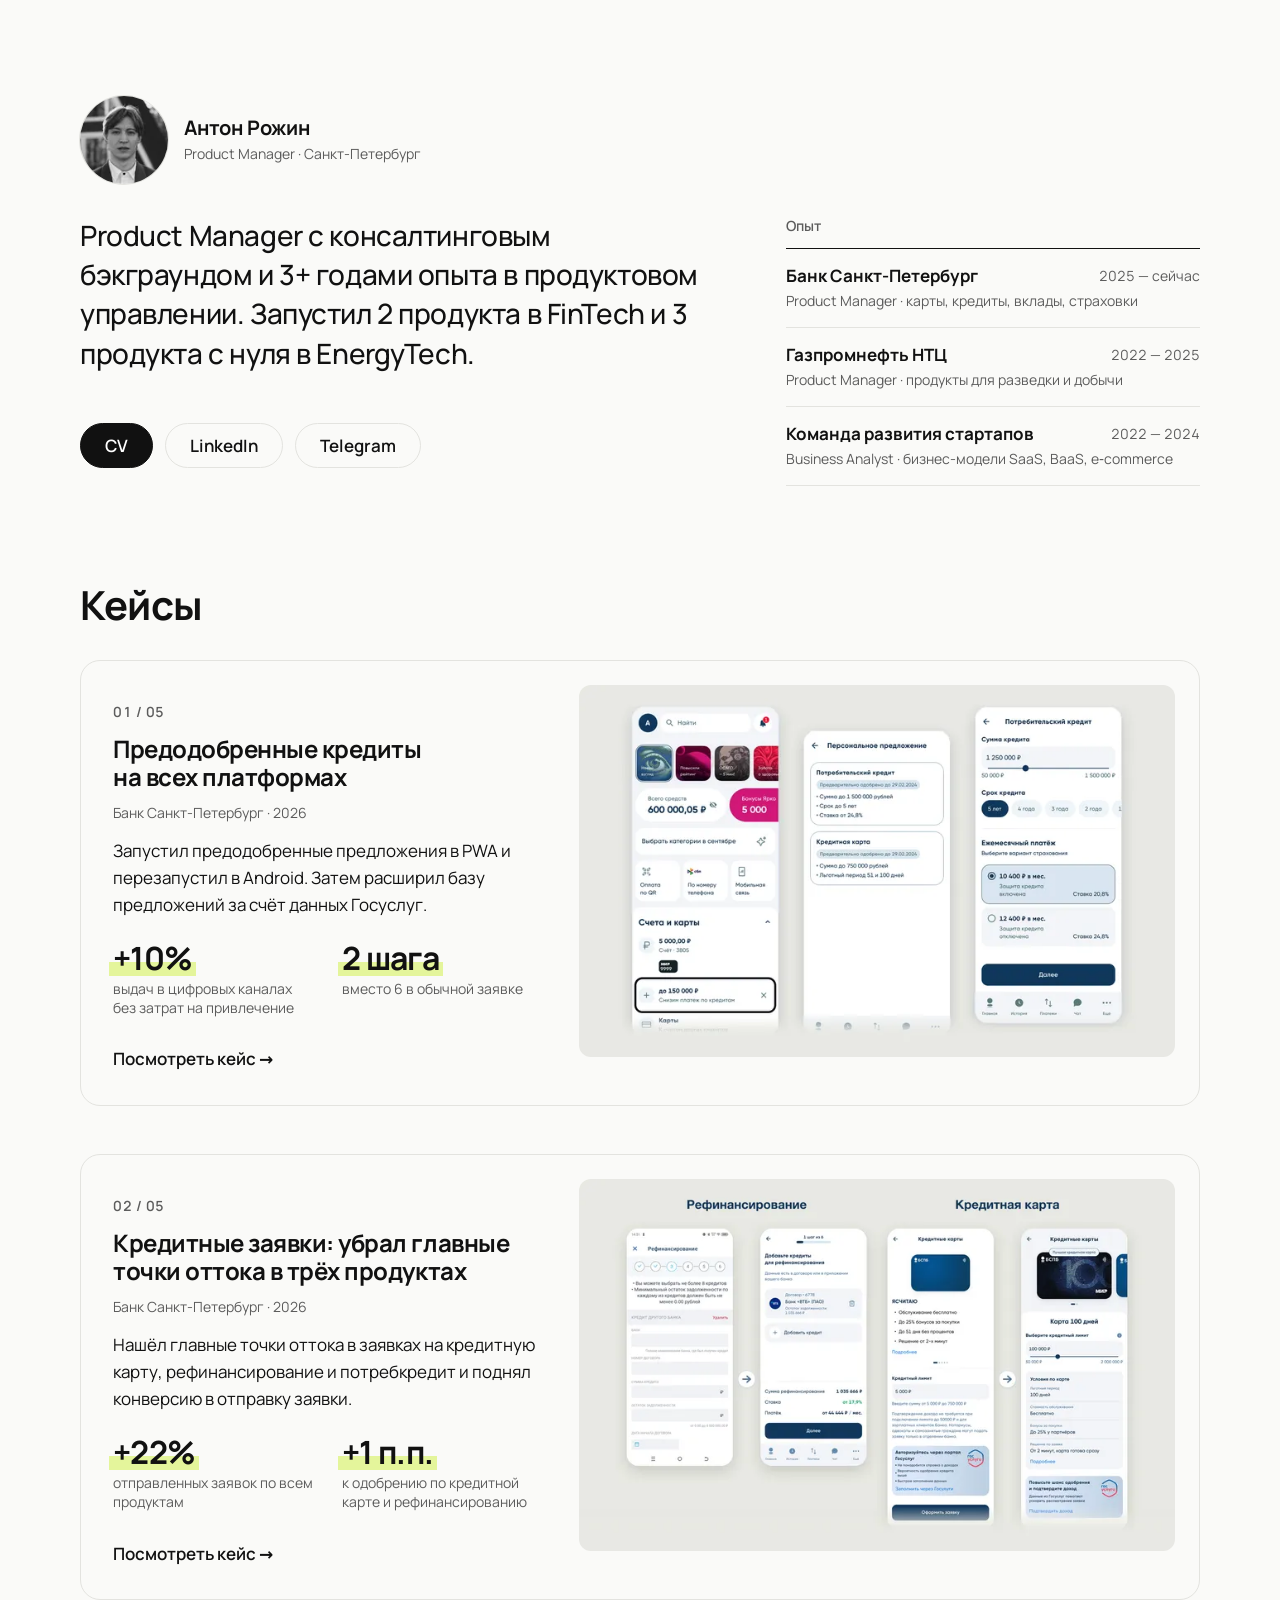
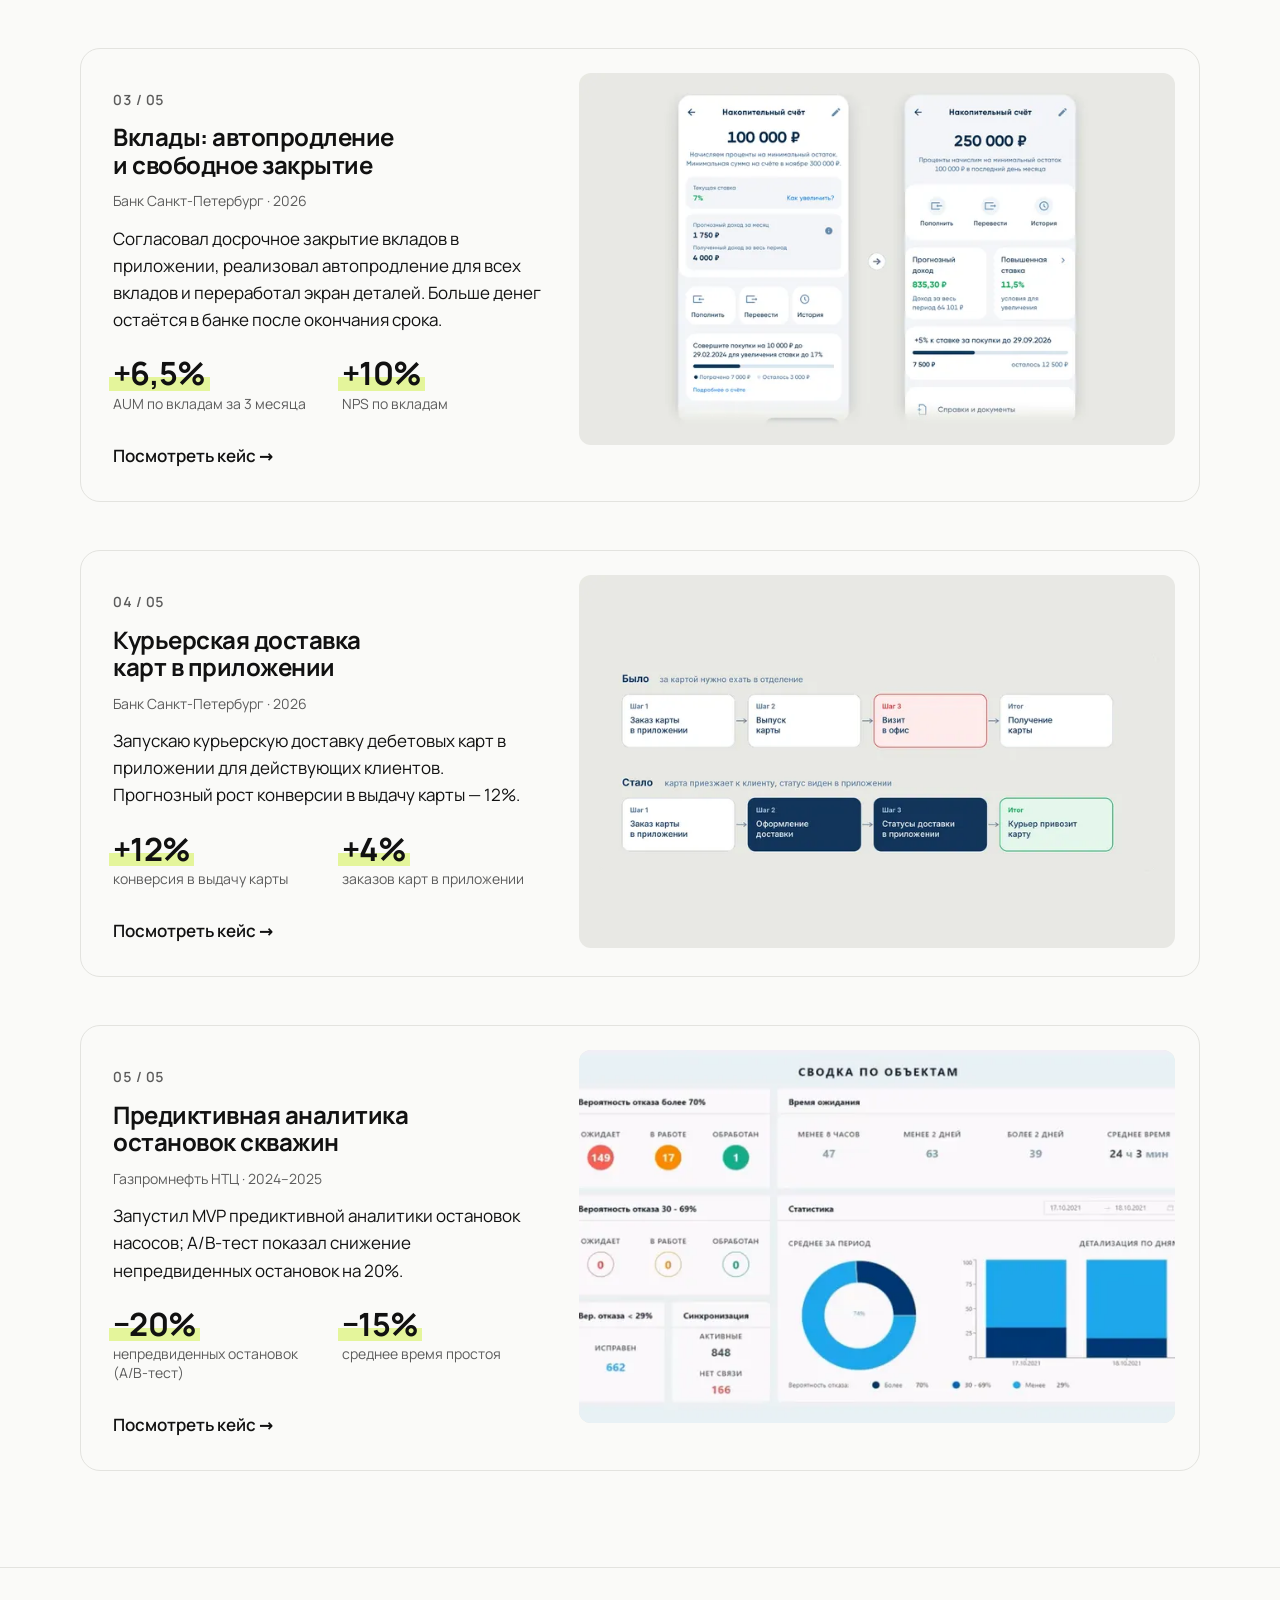
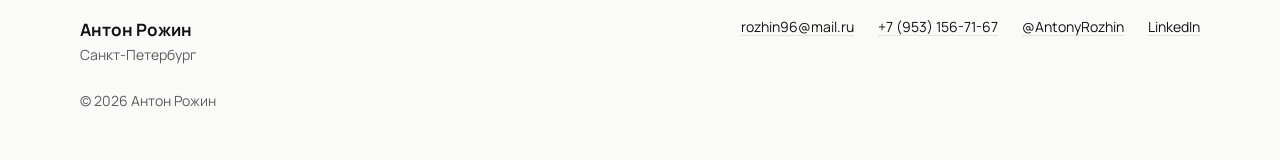
<file: index.html>
<!DOCTYPE html><html lang="ru" data-astro-cid-hkbrpulz><head><meta charset="utf-8"><meta name="viewport" content="width=device-width, initial-scale=1"><title>Антон Рожин — Product Manager</title><meta name="description" content="Антон Рожин — Product Manager. Кейсы в FinTech и EnergyTech с измеримыми результатами."><link rel="icon" type="image/svg+xml" href="/favicon.svg?v=3"><meta property="og:type" content="website"><meta property="og:locale" content="ru_RU"><meta property="og:site_name" content="Антон Рожин"><meta property="og:title" content="Антон Рожин — Product Manager"><meta property="og:description" content="Антон Рожин — Product Manager. Кейсы в FinTech и EnergyTech с измеримыми результатами."><meta property="og:url" content="https://antonyrozhin.github.io/"><meta property="og:image" content="https://antonyrozhin.github.io/_astro/photo.B40sBvQY_lfX5T.jpeg"><link rel="stylesheet" href="/_astro/Base.D7herUPd.css"><link rel="stylesheet" href="/_astro/index.Ccq8dFX2.css"><style>.placeholder[data-astro-cid-pj2ugyhi]{width:100%;padding:var(--space-6);border-radius:var(--radius);background:repeating-linear-gradient(135deg, transparent 0 14px, var(--color-line) 14px 15px), var(--color-surface);place-items:center;display:grid;overflow:hidden}.label[data-astro-cid-pj2ugyhi]{max-width:100%;padding:var(--space-2) var(--space-4);background:var(--color-bg);color:var(--color-text-muted);font-size:var(--text-sm);text-align:center;border-radius:999px;font-weight:600}.results[data-astro-cid-bfvssv7w]{gap:var(--space-4) var(--space-8);flex-wrap:wrap;list-style:none;display:flex}.item[data-astro-cid-bfvssv7w]{gap:var(--space-1);flex-direction:column;max-width:15em;display:flex}.value[data-astro-cid-bfvssv7w]{background:linear-gradient(to top, var(--color-mark) 0 40%, transparent 40%);color:var(--color-text);letter-spacing:-.02em;white-space:nowrap;align-self:flex-start;margin-left:-.12em;padding:0 .12em;font-weight:700;line-height:1.05}.label[data-astro-cid-bfvssv7w]{color:var(--color-text-muted);font-size:var(--text-sm);line-height:1.35}.card[data-astro-cid-bfvssv7w]{gap:var(--space-6);grid-template-columns:repeat(2,minmax(0,1fr));width:100%;display:grid}.card[data-astro-cid-bfvssv7w] .item[data-astro-cid-bfvssv7w]{max-width:none}.card[data-astro-cid-bfvssv7w] .value[data-astro-cid-bfvssv7w]{font-size:clamp(1.5rem,1.25rem + 1vw,2rem)}.header[data-astro-cid-bfvssv7w]{gap:var(--space-6) var(--space-12)}.header[data-astro-cid-bfvssv7w] .value[data-astro-cid-bfvssv7w]{font-size:clamp(2rem,1.5rem + 2vw,3rem)}
</style></head><body data-astro-cid-hkbrpulz><main data-astro-cid-hkbrpulz><section class="hero" aria-labelledby="hero-name" data-astro-cid-ge2uvauf><div class="id" data-astro-cid-ge2uvauf><div class="avatar" data-astro-cid-ge2uvauf><img src="/_astro/avatar.5d3MEXIZ_Z8uCVM.webp" srcset="/_astro/avatar.5d3MEXIZ_2sPOCe.webp 96w, /_astro/avatar.5d3MEXIZ_ZaAzu6.webp 176w" alt="Фото: Антон Рожин" sizes="(min-width: 768px) 88px, 64px" loading="eager" data-astro-cid-ge2uvauf="true" decoding="async" width="600" height="600" class="avatar-img"></div><div data-astro-cid-ge2uvauf><h1 id="hero-name" class="name" data-astro-cid-ge2uvauf>Антон Рожин</h1><p class="role" data-astro-cid-ge2uvauf>Product Manager · Санкт-Петербург</p></div></div><p class="about" data-astro-cid-ge2uvauf>Product Manager с консалтинговым бэкграундом и 3+ годами опыта в продуктовом управлении. Запустил 2 продукта в FinTech и 3 продукта с нуля в EnergyTech.</p><ul class="buttons" data-astro-cid-ge2uvauf><li data-astro-cid-ge2uvauf><a class="btn btn-primary" href="/cv.pdf" target="_blank" rel="noopener noreferrer" data-goal="cv_click" data-astro-cid-ge2uvauf>CV</a></li><li data-astro-cid-ge2uvauf><a class="btn" href="https://www.linkedin.com/in/AntonyRozhin" target="_blank" rel="noopener noreferrer" data-goal="linkedin_click" data-astro-cid-ge2uvauf>LinkedIn</a></li><li data-astro-cid-ge2uvauf><a class="btn" href="https://t.me/AntonyRozhin" target="_blank" rel="noopener noreferrer" data-goal="telegram_click" data-astro-cid-ge2uvauf>Telegram</a></li></ul><aside class="exp" aria-labelledby="exp-title" data-astro-cid-ge2uvauf><h2 id="exp-title" class="exp-title" data-astro-cid-ge2uvauf>Опыт</h2><ol class="exp-list" data-astro-cid-ge2uvauf><li class="exp-item" data-astro-cid-ge2uvauf><span class="company" data-astro-cid-ge2uvauf>Банк Санкт-Петербург</span><span class="years" data-astro-cid-ge2uvauf>2025 — сейчас</span><span class="exp-role" data-astro-cid-ge2uvauf>Product Manager · карты, кредиты, вклады, страховки</span></li><li class="exp-item" data-astro-cid-ge2uvauf><span class="company" data-astro-cid-ge2uvauf>Газпромнефть НТЦ</span><span class="years" data-astro-cid-ge2uvauf>2022 — 2025</span><span class="exp-role" data-astro-cid-ge2uvauf>Product Manager · продукты для разведки и добычи</span></li><li class="exp-item" data-astro-cid-ge2uvauf><span class="company" data-astro-cid-ge2uvauf>Команда развития стартапов</span><span class="years" data-astro-cid-ge2uvauf>2022 — 2024</span><span class="exp-role" data-astro-cid-ge2uvauf>Business Analyst · бизнес-модели SaaS, BaaS, e‑commerce</span></li></ol></aside></section><section id="cases" class="cases" aria-labelledby="cases-title" data-astro-cid-4xln622h><h2 id="cases-title" class="heading" data-astro-cid-4xln622h>Кейсы</h2><div class="list" data-astro-cid-4xln622h><div class="item" data-reveal data-astro-cid-4xln622h><article class="card" data-case-card data-astro-cid-esvs7huh><div class="text" data-astro-cid-esvs7huh><p class="num" data-astro-cid-esvs7huh>01 / 05</p><h3 class="title" data-astro-cid-esvs7huh><a class="link" href="/cases/credit-preapproved/" data-astro-cid-esvs7huh>Предодобренные кредиты на всех платформах</a></h3><p class="meta" data-astro-cid-esvs7huh>Банк Санкт-Петербург · 2026</p><p class="summary" data-astro-cid-esvs7huh>Запустил предодобренные предложения в PWA и перезапустил в Android. Затем расширил базу предложений за счёт данных Госуслуг.</p><ul class="results card" data-astro-cid-bfvssv7w><li class="item" data-astro-cid-bfvssv7w><span class="value" data-astro-cid-bfvssv7w>+10%</span><span class="label" data-astro-cid-bfvssv7w>выдач в цифровых каналах без затрат на привлечение</span></li><li class="item" data-astro-cid-bfvssv7w><span class="value" data-astro-cid-bfvssv7w>2 шага</span><span class="label" data-astro-cid-bfvssv7w>вместо 6 в обычной заявке</span></li></ul><span class="more" aria-hidden="true" data-astro-cid-esvs7huh>Посмотреть кейс →</span></div><div class="visual" data-astro-cid-esvs7huh><img src="/_astro/cover.K5h4uFv4_Z1Ng2Wr.webp" srcset="/_astro/cover.K5h4uFv4_Z1mAzrn.webp 480w, /_astro/cover.K5h4uFv4_Zo2ttX.webp 720w, /_astro/cover.K5h4uFv4_P9iOM.webp 960w, /_astro/cover.K5h4uFv4_Z1I43Hp.webp 1280w" alt="Экраны приложения: главный экран, персональное предложение и первый шаг предодобренной заявки" sizes="(min-width: 1024px) 640px, 100vw" loading="eager" data-astro-cid-esvs7huh="true" decoding="async" width="1600" height="1000" class="cover"></div></article></div><div class="item" data-reveal data-astro-cid-4xln622h><article class="card" data-case-card data-astro-cid-esvs7huh><div class="text" data-astro-cid-esvs7huh><p class="num" data-astro-cid-esvs7huh>02 / 05</p><h3 class="title" data-astro-cid-esvs7huh><a class="link" href="/cases/credit-funnel/" data-astro-cid-esvs7huh>Кредитные заявки: убрал главные точки оттока в трёх продуктах</a></h3><p class="meta" data-astro-cid-esvs7huh>Банк Санкт-Петербург · 2026</p><p class="summary" data-astro-cid-esvs7huh>Нашёл главные точки оттока в заявках на кредитную карту, рефинансирование и потребкредит и поднял конверсию в отправку заявки.</p><ul class="results card" data-astro-cid-bfvssv7w><li class="item" data-astro-cid-bfvssv7w><span class="value" data-astro-cid-bfvssv7w>+22%</span><span class="label" data-astro-cid-bfvssv7w>отправленных заявок по всем продуктам</span></li><li class="item" data-astro-cid-bfvssv7w><span class="value" data-astro-cid-bfvssv7w>+1 п.п.</span><span class="label" data-astro-cid-bfvssv7w>к одобрению по кредитной карте и рефинансированию</span></li></ul><span class="more" aria-hidden="true" data-astro-cid-esvs7huh>Посмотреть кейс →</span></div><div class="visual" data-astro-cid-esvs7huh><img src="/_astro/cover.EoHsbaKn_CHlOd.webp" srcset="/_astro/cover.EoHsbaKn_1Ykoaj.webp 480w, /_astro/cover.EoHsbaKn_Z27iDGd.webp 720w, /_astro/cover.EoHsbaKn_ZS6Qms.webp 960w, /_astro/cover.EoHsbaKn_HTl4f.webp 1280w" alt="Экраны заявки на рефинансирование и на кредитную карту после доработок" sizes="(min-width: 1024px) 640px, 100vw" loading="lazy" data-astro-cid-esvs7huh="true" decoding="async" width="1600" height="1000" class="cover"></div></article></div><div class="item" data-reveal data-astro-cid-4xln622h><article class="card" data-case-card data-astro-cid-esvs7huh><div class="text" data-astro-cid-esvs7huh><p class="num" data-astro-cid-esvs7huh>03 / 05</p><h3 class="title" data-astro-cid-esvs7huh><a class="link" href="/cases/deposits-autorenewal/" data-astro-cid-esvs7huh>Вклады: автопродление и свободное закрытие</a></h3><p class="meta" data-astro-cid-esvs7huh>Банк Санкт-Петербург · 2026</p><p class="summary" data-astro-cid-esvs7huh>Согласовал досрочное закрытие вкладов в приложении, реализовал автопродление для всех вкладов и переработал экран деталей. Больше денег остаётся в банке после окончания срока.</p><ul class="results card" data-astro-cid-bfvssv7w><li class="item" data-astro-cid-bfvssv7w><span class="value" data-astro-cid-bfvssv7w>+6,5%</span><span class="label" data-astro-cid-bfvssv7w>AUM по вкладам за 3 месяца</span></li><li class="item" data-astro-cid-bfvssv7w><span class="value" data-astro-cid-bfvssv7w>+10%</span><span class="label" data-astro-cid-bfvssv7w>NPS по вкладам</span></li></ul><span class="more" aria-hidden="true" data-astro-cid-esvs7huh>Посмотреть кейс →</span></div><div class="visual" data-astro-cid-esvs7huh><img src="/_astro/cover.C_K1lIgt_1mYs4t.webp" srcset="/_astro/cover.C_K1lIgt_1PM6mX.webp 480w, /_astro/cover.C_K1lIgt_Z2fPVty.webp 720w, /_astro/cover.C_K1lIgt_Z11E99N.webp 960w, /_astro/cover.C_K1lIgt_1sbrjv.webp 1280w" alt="Экран деталей накопительного счёта до и после доработки" sizes="(min-width: 1024px) 640px, 100vw" loading="lazy" data-astro-cid-esvs7huh="true" decoding="async" width="1600" height="1000" class="cover"></div></article></div><div class="item" data-reveal data-astro-cid-4xln622h><article class="card" data-case-card data-astro-cid-esvs7huh><div class="text" data-astro-cid-esvs7huh><p class="num" data-astro-cid-esvs7huh>04 / 05</p><h3 class="title" data-astro-cid-esvs7huh><a class="link" href="/cases/card-delivery/" data-astro-cid-esvs7huh>Курьерская доставка карт в приложении</a></h3><p class="meta" data-astro-cid-esvs7huh>Банк Санкт-Петербург · 2026</p><p class="summary" data-astro-cid-esvs7huh>Запускаю курьерскую доставку дебетовых карт в приложении для действующих клиентов. Прогнозный рост конверсии в выдачу карты — 12%.</p><ul class="results card" data-astro-cid-bfvssv7w><li class="item" data-astro-cid-bfvssv7w><span class="value" data-astro-cid-bfvssv7w>+12%</span><span class="label" data-astro-cid-bfvssv7w>конверсия в выдачу карты</span></li><li class="item" data-astro-cid-bfvssv7w><span class="value" data-astro-cid-bfvssv7w>+4%</span><span class="label" data-astro-cid-bfvssv7w>заказов карт в приложении</span></li></ul><span class="more" aria-hidden="true" data-astro-cid-esvs7huh>Посмотреть кейс →</span></div><div class="visual" data-astro-cid-esvs7huh><img src="/_astro/cover.DM91vhRD_1Y9HF5.webp" srcset="/_astro/cover.DM91vhRD_1mX43z.webp 480w, /_astro/cover.DM91vhRD_2lwa0Y.webp 720w, /_astro/cover.DM91vhRD_Z1utbtc.webp 960w, /_astro/cover.DM91vhRD_24lGU7.webp 1280w" alt="Схема: путь клиента за картой до и после появления курьерской доставки в приложении" sizes="(min-width: 1024px) 640px, 100vw" loading="lazy" data-astro-cid-esvs7huh="true" decoding="async" width="1600" height="1000" class="cover"></div></article></div><div class="item" data-reveal data-astro-cid-4xln622h><article class="card" data-case-card data-astro-cid-esvs7huh><div class="text" data-astro-cid-esvs7huh><p class="num" data-astro-cid-esvs7huh>05 / 05</p><h3 class="title" data-astro-cid-esvs7huh><a class="link" href="/cases/pump-predictive-ai/" data-astro-cid-esvs7huh>Предиктивная аналитика остановок скважин</a></h3><p class="meta" data-astro-cid-esvs7huh>Газпромнефть НТЦ · 2024–2025</p><p class="summary" data-astro-cid-esvs7huh>Запустил MVP предиктивной аналитики остановок насосов; A/B-тест показал снижение непредвиденных остановок на 20%.</p><ul class="results card" data-astro-cid-bfvssv7w><li class="item" data-astro-cid-bfvssv7w><span class="value" data-astro-cid-bfvssv7w>−20%</span><span class="label" data-astro-cid-bfvssv7w>непредвиденных остановок (A/B-тест)</span></li><li class="item" data-astro-cid-bfvssv7w><span class="value" data-astro-cid-bfvssv7w>−15%</span><span class="label" data-astro-cid-bfvssv7w>среднее время простоя</span></li></ul><span class="more" aria-hidden="true" data-astro-cid-esvs7huh>Посмотреть кейс →</span></div><div class="visual" data-astro-cid-esvs7huh><img src="/_astro/dashboard.xe1r4eoP_Z2dUmMs.webp" srcset="/_astro/dashboard.xe1r4eoP_Z22Kyi5.webp 480w, /_astro/dashboard.xe1r4eoP_2nDyMi.webp 720w, /_astro/dashboard.xe1r4eoP_1rh54L.webp 960w, /_astro/dashboard.xe1r4eoP_Z2dUmMs.webp 964w" alt="Дашборд «Сводка по объектам»: вероятность отказа, время ожидания и статистика по скважинам" sizes="(min-width: 1024px) 640px, 100vw" loading="lazy" data-astro-cid-esvs7huh="true" decoding="async" width="964" height="544" class="cover"></div></article></div></div></section><script>
  (function () {
    if (!('IntersectionObserver' in window)) return;
    if (window.matchMedia('(prefers-reduced-motion: reduce)').matches) return;

    var items = document.querySelectorAll('[data-reveal]');
    var observer = new IntersectionObserver(
      function (entries) {
        entries.forEach(function (entry) {
          if (!entry.isIntersecting) return;
          entry.target.classList.add('is-visible');
          observer.unobserve(entry.target);
        });
      },
      { rootMargin: '0px 0px -8% 0px' }
    );

    document.documentElement.classList.add('js-reveal');
    items.forEach(function (item) {
      observer.observe(item);
    });
  })();
</script></main><footer class="footer" data-astro-cid-jo6i4kqk><div class="inner" data-astro-cid-jo6i4kqk><div class="who" data-astro-cid-jo6i4kqk><p class="name" data-astro-cid-jo6i4kqk>Антон Рожин</p><p class="city" data-astro-cid-jo6i4kqk>Санкт-Петербург</p></div><ul class="contacts" data-astro-cid-jo6i4kqk><li data-astro-cid-jo6i4kqk><a href="mailto:rozhin96@mail.ru" data-goal="email_click" data-astro-cid-jo6i4kqk>rozhin96@mail.ru</a></li><li data-astro-cid-jo6i4kqk><a href="tel:+79531567167" data-astro-cid-jo6i4kqk>+7 (953) 156-71-67</a></li><li data-astro-cid-jo6i4kqk><a href="https://t.me/AntonyRozhin" target="_blank" rel="noopener noreferrer" data-goal="telegram_click" data-astro-cid-jo6i4kqk>@AntonyRozhin</a></li><li data-astro-cid-jo6i4kqk><a href="https://www.linkedin.com/in/AntonyRozhin" target="_blank" rel="noopener noreferrer" data-goal="linkedin_click" data-astro-cid-jo6i4kqk>LinkedIn</a></li></ul><p class="copy" data-astro-cid-jo6i4kqk>© 2026 Антон Рожин</p></div></footer></body></html>
</file>
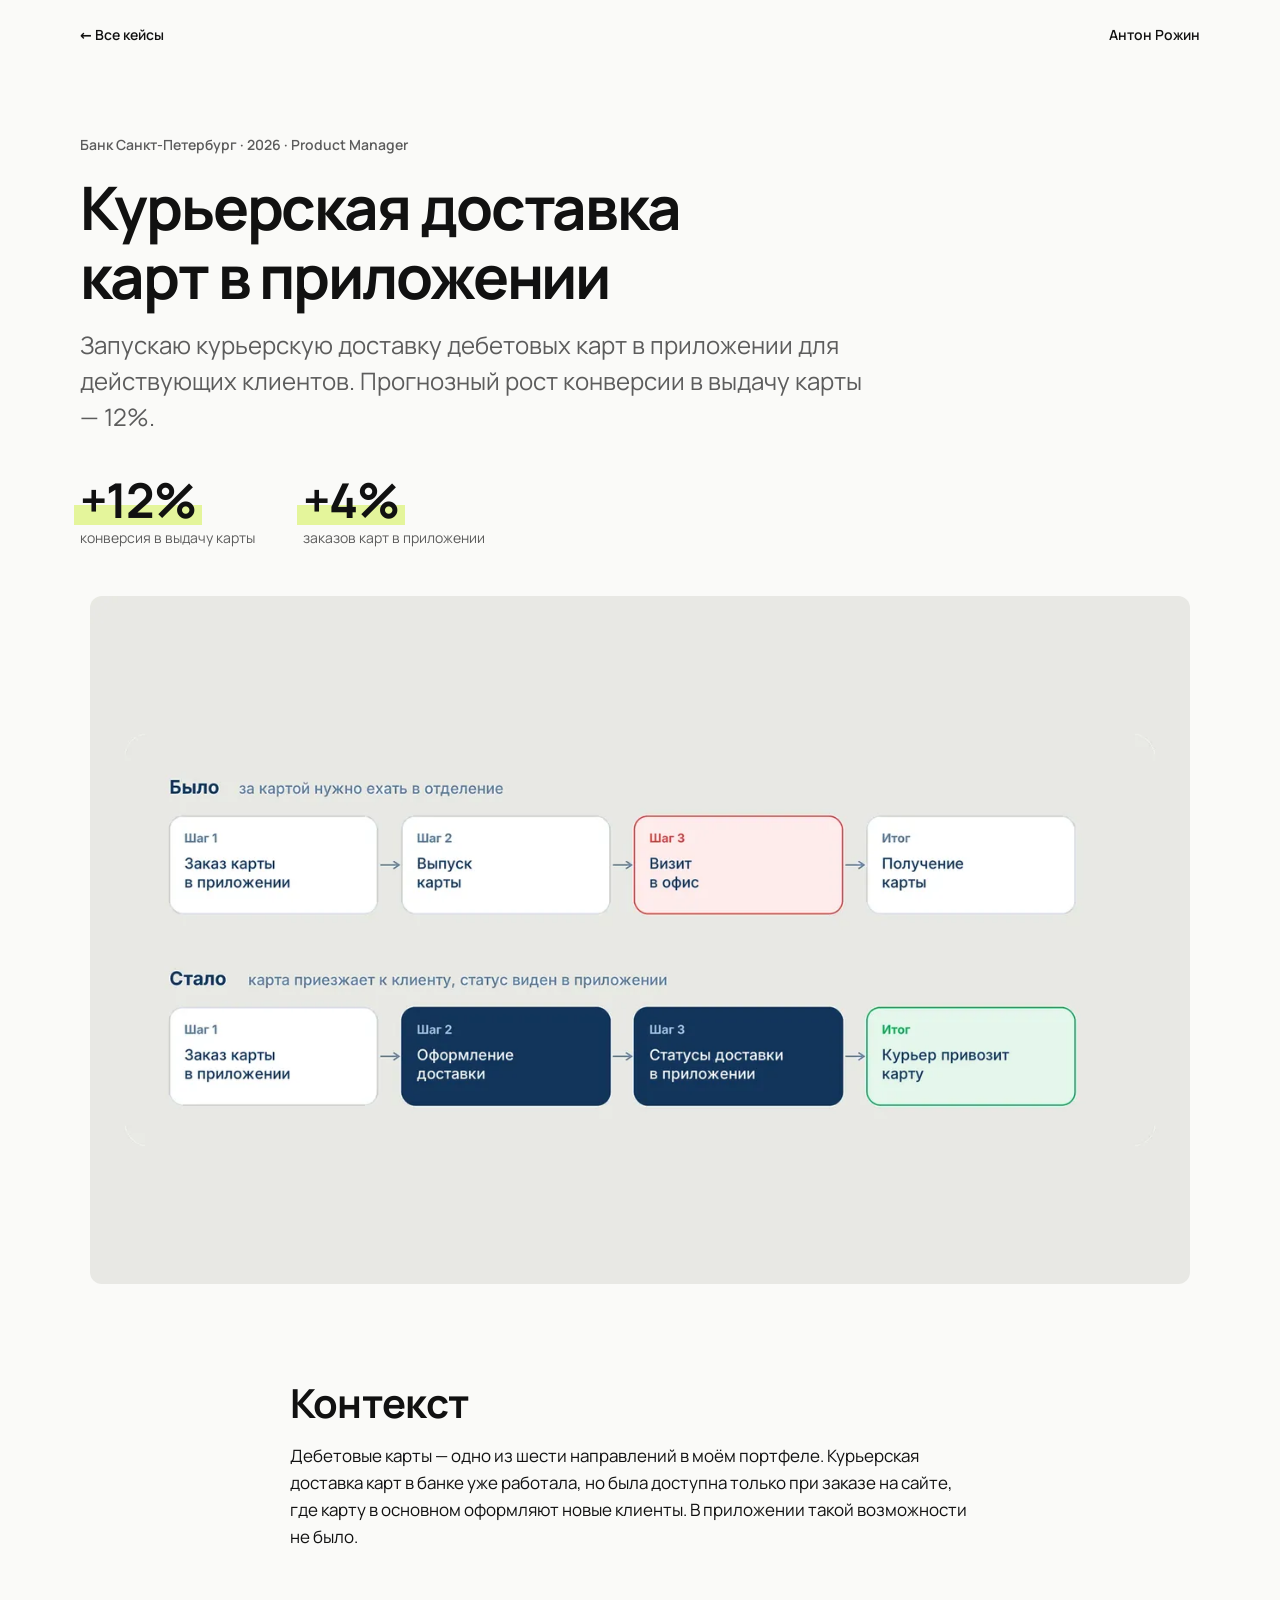
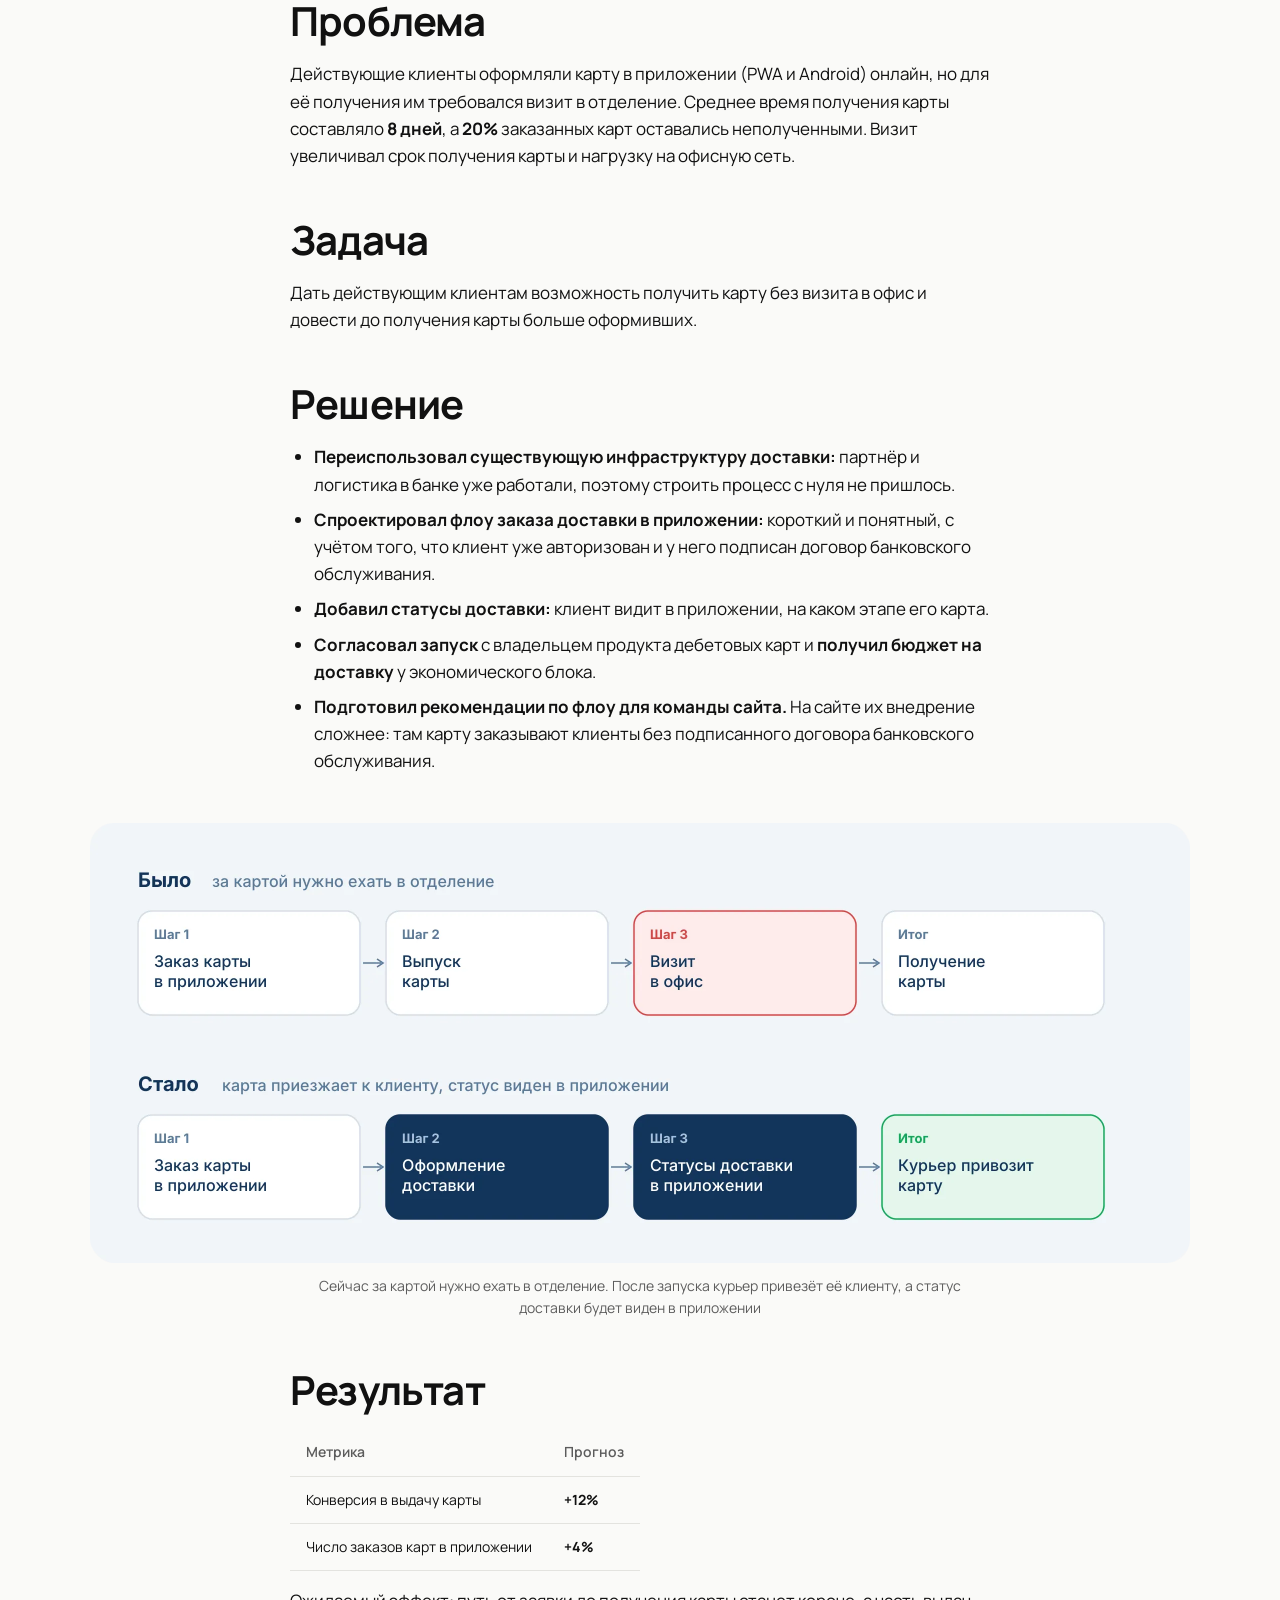
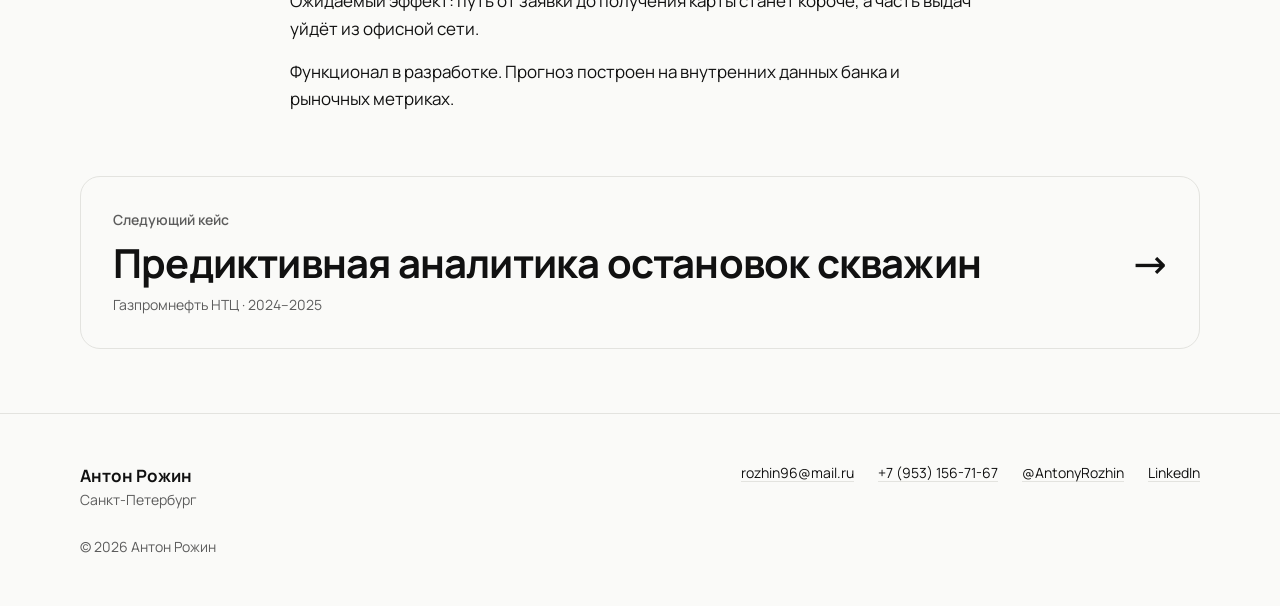
<file: cases/card-delivery/index.html>
<!DOCTYPE html><html lang="ru" data-astro-cid-hkbrpulz><head><meta charset="utf-8"><meta name="viewport" content="width=device-width, initial-scale=1"><title>Курьерская доставка карт в приложении — Антон Рожин</title><meta name="description" content="Запускаю курьерскую доставку дебетовых карт в приложении для действующих клиентов. Прогнозный рост конверсии в выдачу карты — 12%."><link rel="icon" type="image/svg+xml" href="/favicon.svg?v=3"><meta property="og:type" content="website"><meta property="og:locale" content="ru_RU"><meta property="og:site_name" content="Антон Рожин"><meta property="og:title" content="Курьерская доставка карт в приложении — Антон Рожин"><meta property="og:description" content="Запускаю курьерскую доставку дебетовых карт в приложении для действующих клиентов. Прогнозный рост конверсии в выдачу карты — 12%."><meta property="og:url" content="https://antonyrozhin.github.io/cases/card-delivery/"><meta property="og:image" content="https://antonyrozhin.github.io/_astro/cover.DM91vhRD_ZtqUv.jpeg"><link rel="stylesheet" href="/_astro/Base.D7herUPd.css"><link rel="stylesheet" href="/_astro/_slug_.BpMGD4ay.css"><style>.placeholder[data-astro-cid-pj2ugyhi]{width:100%;padding:var(--space-6);border-radius:var(--radius);background:repeating-linear-gradient(135deg, transparent 0 14px, var(--color-line) 14px 15px), var(--color-surface);place-items:center;display:grid;overflow:hidden}.label[data-astro-cid-pj2ugyhi]{max-width:100%;padding:var(--space-2) var(--space-4);background:var(--color-bg);color:var(--color-text-muted);font-size:var(--text-sm);text-align:center;border-radius:999px;font-weight:600}.results[data-astro-cid-bfvssv7w]{gap:var(--space-4) var(--space-8);flex-wrap:wrap;list-style:none;display:flex}.item[data-astro-cid-bfvssv7w]{gap:var(--space-1);flex-direction:column;max-width:15em;display:flex}.value[data-astro-cid-bfvssv7w]{background:linear-gradient(to top, var(--color-mark) 0 40%, transparent 40%);color:var(--color-text);letter-spacing:-.02em;white-space:nowrap;align-self:flex-start;margin-left:-.12em;padding:0 .12em;font-weight:700;line-height:1.05}.label[data-astro-cid-bfvssv7w]{color:var(--color-text-muted);font-size:var(--text-sm);line-height:1.35}.card[data-astro-cid-bfvssv7w]{gap:var(--space-6);grid-template-columns:repeat(2,minmax(0,1fr));width:100%;display:grid}.card[data-astro-cid-bfvssv7w] .item[data-astro-cid-bfvssv7w]{max-width:none}.card[data-astro-cid-bfvssv7w] .value[data-astro-cid-bfvssv7w]{font-size:clamp(1.5rem,1.25rem + 1vw,2rem)}.header[data-astro-cid-bfvssv7w]{gap:var(--space-6) var(--space-12)}.header[data-astro-cid-bfvssv7w] .value[data-astro-cid-bfvssv7w]{font-size:clamp(2rem,1.5rem + 2vw,3rem)}
</style></head><body data-astro-cid-hkbrpulz><header class="topbar" data-astro-cid-vfgrerme><nav class="topbar-inner" aria-label="Навигация" data-astro-cid-vfgrerme><a class="back" href="/#cases" data-astro-cid-vfgrerme>← Все кейсы</a><a class="owner" href="/" data-astro-cid-vfgrerme>Антон Рожин</a></nav></header><main data-astro-cid-hkbrpulz><article data-astro-cid-vfgrerme><header class="case-header" data-astro-cid-uccd7n42><div class="intro" data-astro-cid-uccd7n42><p class="meta" data-astro-cid-uccd7n42>Банк Санкт-Петербург · 2026 · Product Manager</p><h1 class="title" data-astro-cid-uccd7n42>Курьерская доставка карт в приложении</h1><p class="summary" data-astro-cid-uccd7n42>Запускаю курьерскую доставку дебетовых карт в приложении для действующих клиентов. Прогнозный рост конверсии в выдачу карты — 12%.</p><ul class="results header" data-astro-cid-bfvssv7w><li class="item" data-astro-cid-bfvssv7w><span class="value" data-astro-cid-bfvssv7w>+12%</span><span class="label" data-astro-cid-bfvssv7w>конверсия в выдачу карты</span></li><li class="item" data-astro-cid-bfvssv7w><span class="value" data-astro-cid-bfvssv7w>+4%</span><span class="label" data-astro-cid-bfvssv7w>заказов карт в приложении</span></li></ul></div><div class="cover" data-astro-cid-uccd7n42><img src="/_astro/cover.DM91vhRD_1Y9HF5.webp" srcset="/_astro/cover.DM91vhRD_Z12qO8U.webp 640w, /_astro/cover.DM91vhRD_Z1utbtc.webp 960w, /_astro/cover.DM91vhRD_24lGU7.webp 1280w, /_astro/cover.DM91vhRD_1Y9HF5.webp 1600w" alt="Схема: путь клиента за картой до и после появления курьерской доставки в приложении" sizes="(min-width: 1180px) 1100px, 100vw" loading="eager" data-astro-cid-uccd7n42="true" decoding="async" width="1600" height="1000" class="cover-img"></div></header><div class="prose" data-astro-cid-vfgrerme><h2 id="контекст">Контекст</h2>
<p>Дебетовые карты — одно из шести направлений в моём портфеле. Курьерская доставка карт в банке уже работала, но была доступна только при заказе на сайте, где карту в основном оформляют новые клиенты. В приложении такой возможности не было.</p>
<h2 id="проблема">Проблема</h2>
<p>Действующие клиенты оформляли карту в приложении (PWA и Android) онлайн, но для её получения им требовался визит в отделение. Среднее время получения карты составляло <strong>8 дней</strong>, а <strong>20%</strong> заказанных карт оставались неполученными. Визит увеличивал срок получения карты и нагрузку на офисную сеть.</p>
<h2 id="задача">Задача</h2>
<p>Дать действующим клиентам возможность получить карту без визита в офис и довести до получения карты больше оформивших.</p>
<h2 id="решение">Решение</h2>
<ul>
<li><strong>Переиспользовал существующую инфраструктуру доставки:</strong> партнёр и логистика в банке уже работали, поэтому строить процесс с нуля не пришлось.</li>
<li><strong>Спроектировал флоу заказа доставки в приложении:</strong> короткий и понятный, с учётом того, что клиент уже авторизован и у него подписан договор банковского обслуживания.</li>
<li><strong>Добавил статусы доставки:</strong> клиент видит в приложении, на каком этапе его карта.</li>
<li><strong>Согласовал запуск</strong> с владельцем продукта дебетовых карт и <strong>получил бюджет на доставку</strong> у экономического блока.</li>
<li><strong>Подготовил рекомендации по флоу для команды сайта.</strong> На сайте их внедрение сложнее: там карту заказывают клиенты без подписанного договора банковского обслуживания.</li>
</ul>
<figure><img alt="Схема: получение карты до и после" loading="lazy" decoding="async" width="2200" height="880" src="/_astro/scheme-delivery.CPDu6pYX_1GuGAl.webp"><figcaption>Сейчас за картой нужно ехать в отделение. После запуска курьер привезёт её клиенту, а статус доставки будет виден в приложении</figcaption></figure>
<h2 id="результат">Результат</h2>
<table>
<thead>
<tr>
<th>Метрика</th>
<th>Прогноз</th>
</tr>
</thead>
<tbody>
<tr>
<td>Конверсия в выдачу карты</td>
<td><strong>+12%</strong></td>
</tr>
<tr>
<td>Число заказов карт в приложении</td>
<td><strong>+4%</strong></td>
</tr>
</tbody>
</table>
<p>Ожидаемый эффект: путь от заявки до получения карты станет короче, а часть выдач уйдёт из офисной сети.</p>
<p>Функционал в разработке. Прогноз построен на внутренних данных банка и рыночных метриках.</p>
</div></article><nav class="next" aria-label="Следующий кейс" data-astro-cid-lyfnp6fy><a class="link" href="/cases/pump-predictive-ai/" data-astro-cid-lyfnp6fy><span class="eyebrow" data-astro-cid-lyfnp6fy>Следующий кейс</span><span class="title" data-astro-cid-lyfnp6fy>Предиктивная аналитика остановок скважин</span><span class="meta" data-astro-cid-lyfnp6fy>Газпромнефть НТЦ · 2024–2025</span><span class="arrow" aria-hidden="true" data-astro-cid-lyfnp6fy>→</span></a></nav></main><footer class="footer" data-astro-cid-jo6i4kqk><div class="inner" data-astro-cid-jo6i4kqk><div class="who" data-astro-cid-jo6i4kqk><p class="name" data-astro-cid-jo6i4kqk>Антон Рожин</p><p class="city" data-astro-cid-jo6i4kqk>Санкт-Петербург</p></div><ul class="contacts" data-astro-cid-jo6i4kqk><li data-astro-cid-jo6i4kqk><a href="mailto:rozhin96@mail.ru" data-goal="email_click" data-astro-cid-jo6i4kqk>rozhin96@mail.ru</a></li><li data-astro-cid-jo6i4kqk><a href="tel:+79531567167" data-astro-cid-jo6i4kqk>+7 (953) 156-71-67</a></li><li data-astro-cid-jo6i4kqk><a href="https://t.me/AntonyRozhin" target="_blank" rel="noopener noreferrer" data-goal="telegram_click" data-astro-cid-jo6i4kqk>@AntonyRozhin</a></li><li data-astro-cid-jo6i4kqk><a href="https://www.linkedin.com/in/AntonyRozhin" target="_blank" rel="noopener noreferrer" data-goal="linkedin_click" data-astro-cid-jo6i4kqk>LinkedIn</a></li></ul><p class="copy" data-astro-cid-jo6i4kqk>© 2026 Антон Рожин</p></div></footer></body></html>
</file>
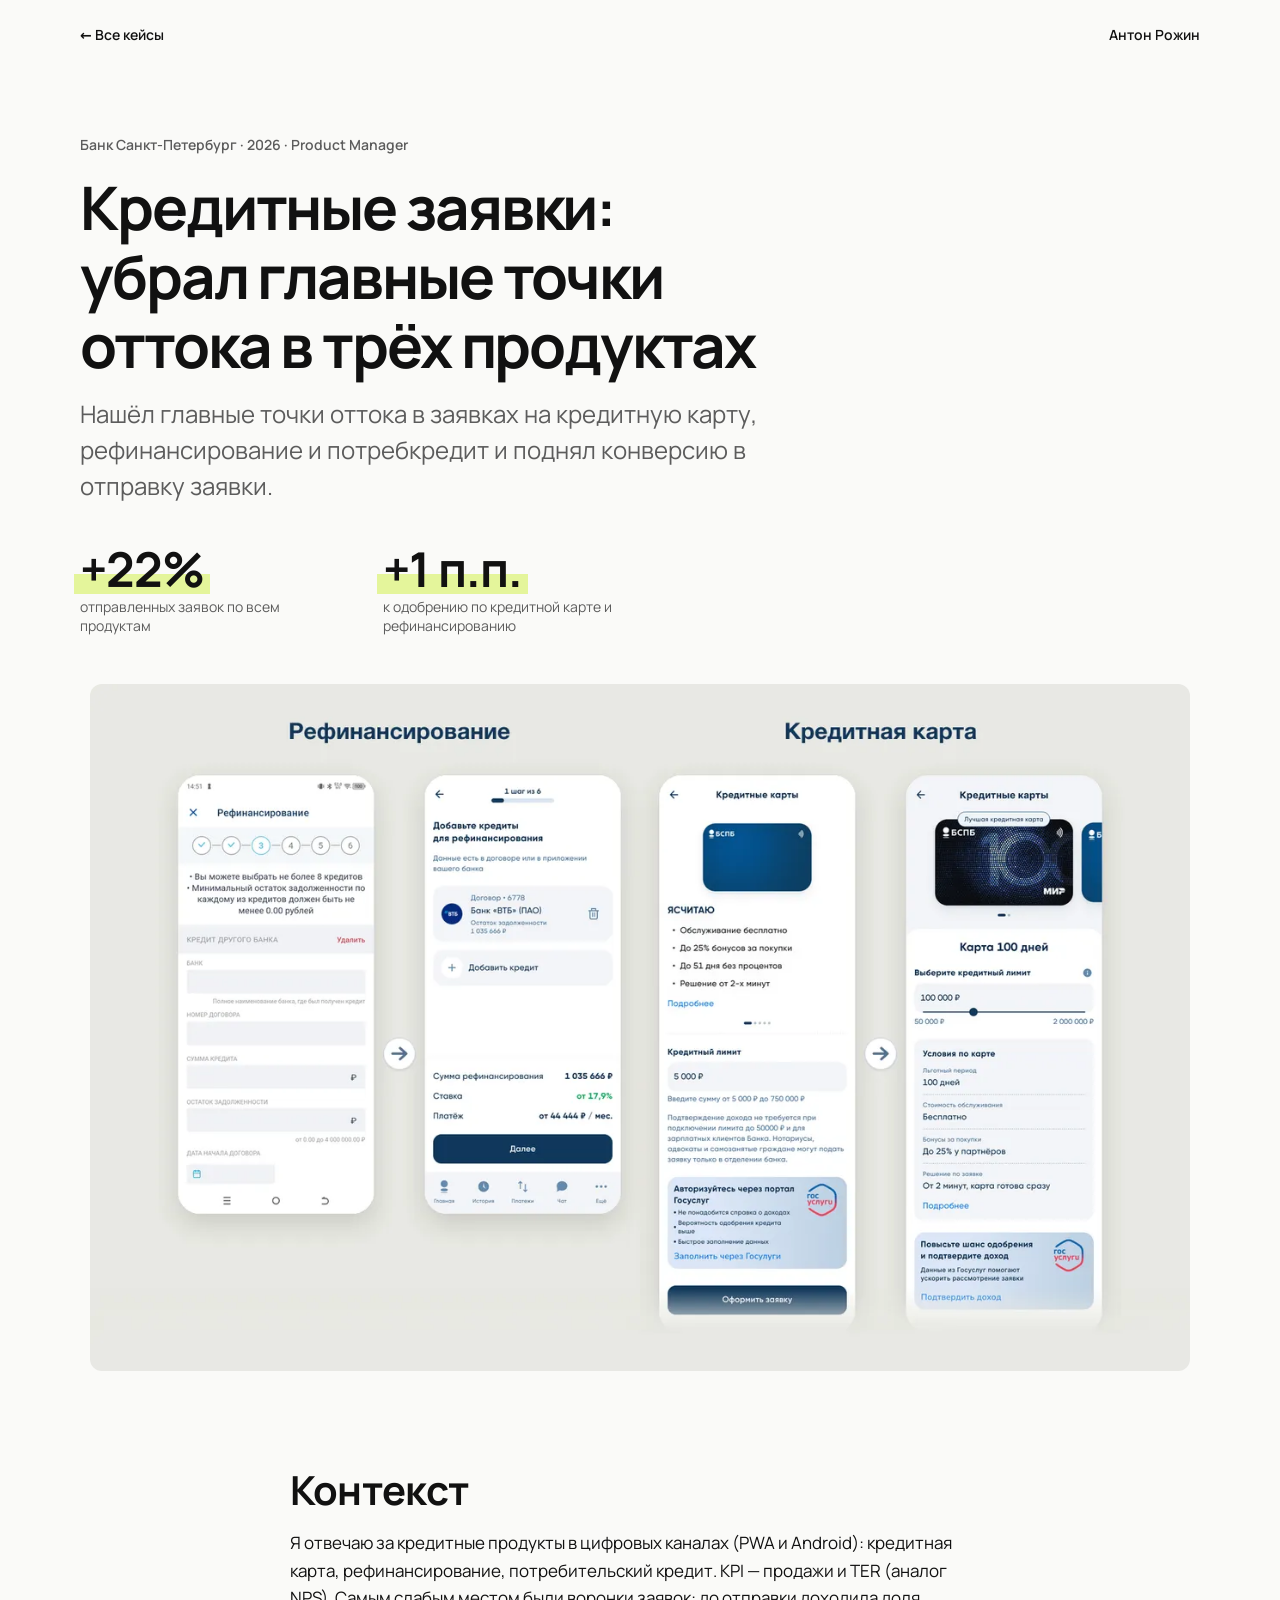
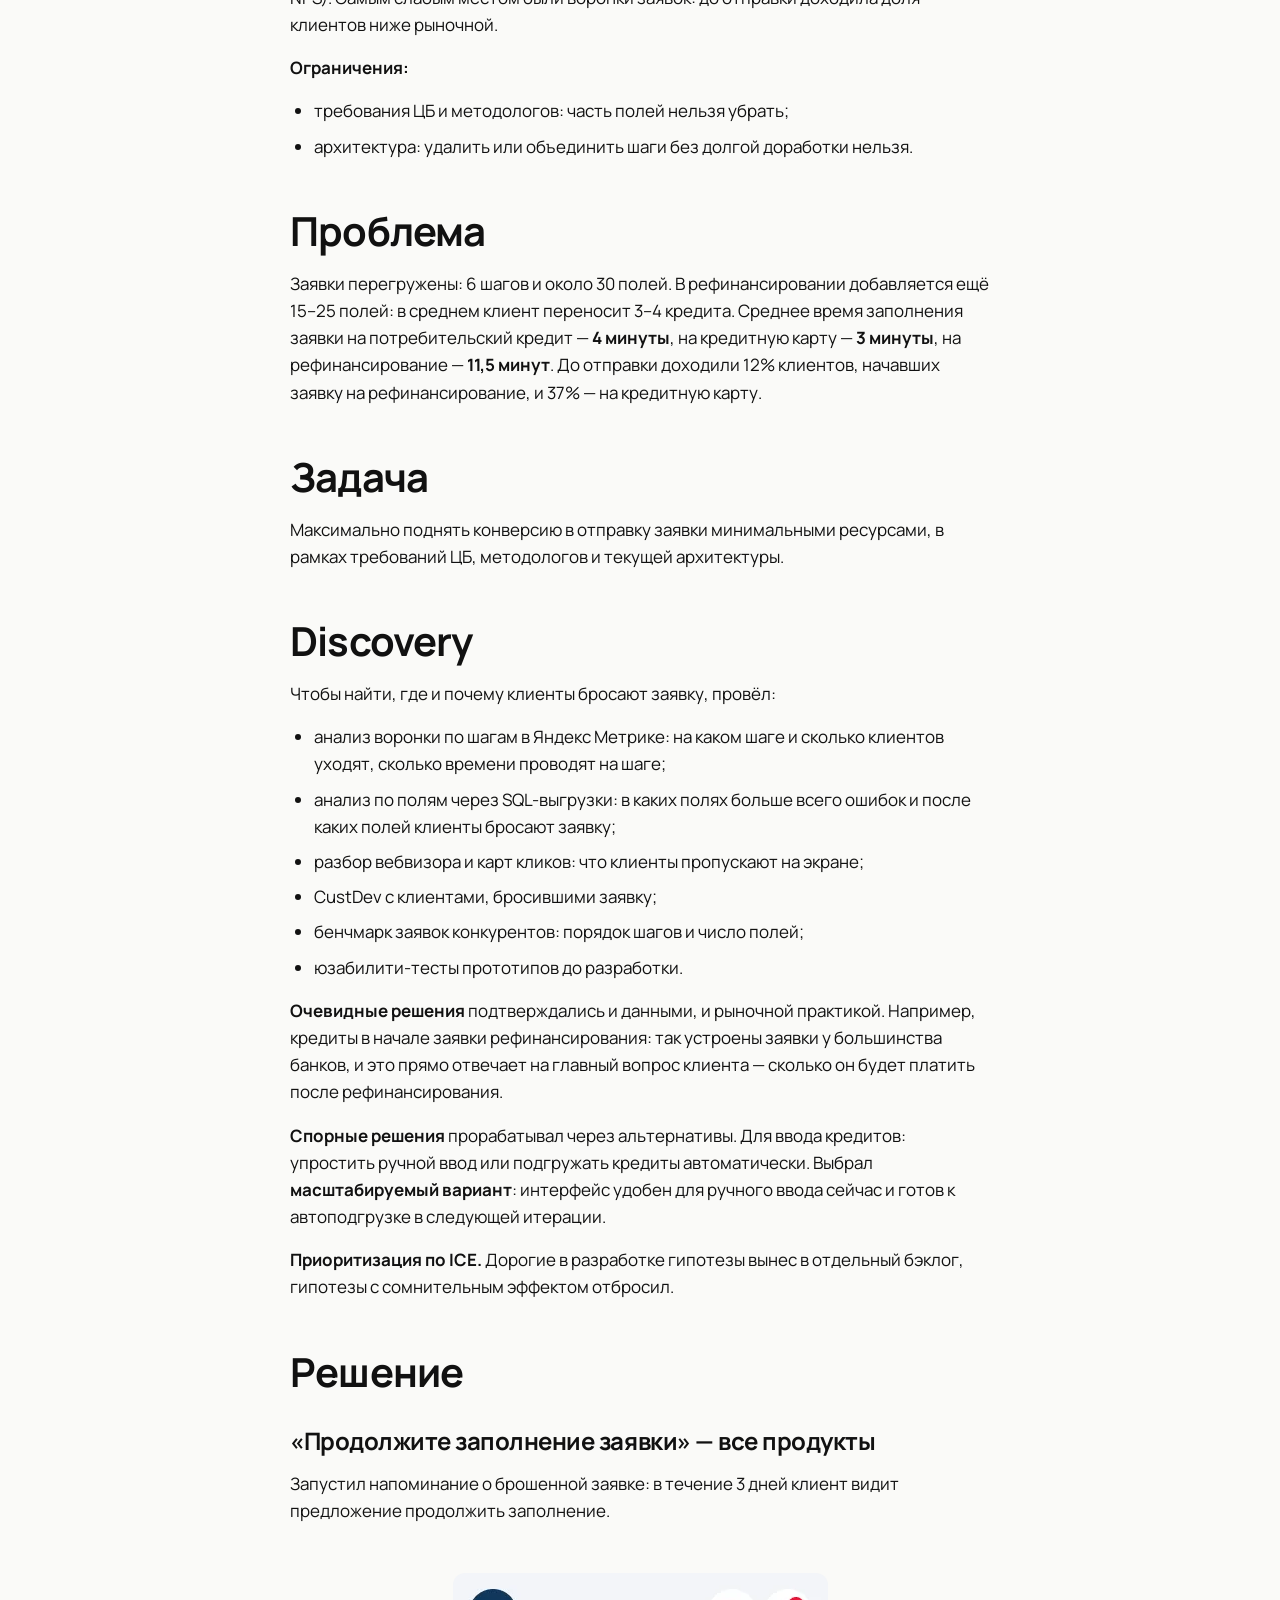
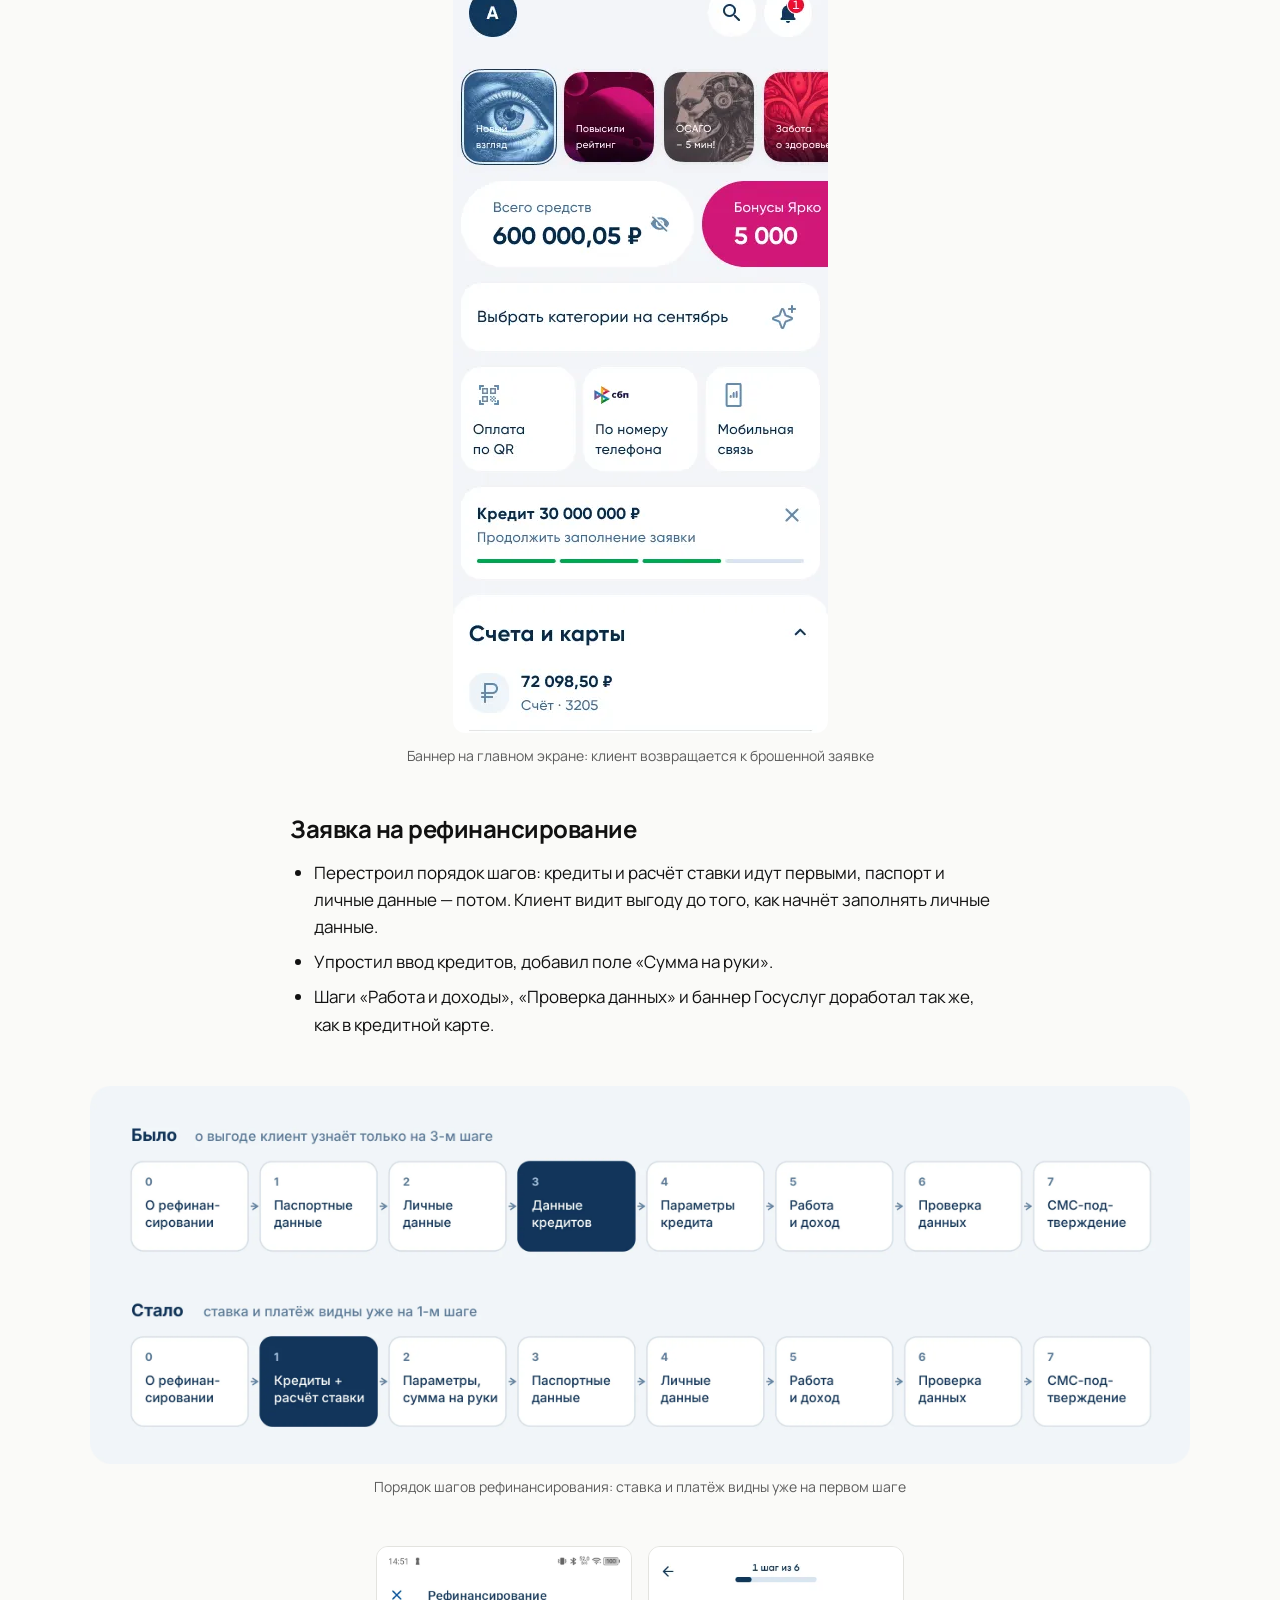
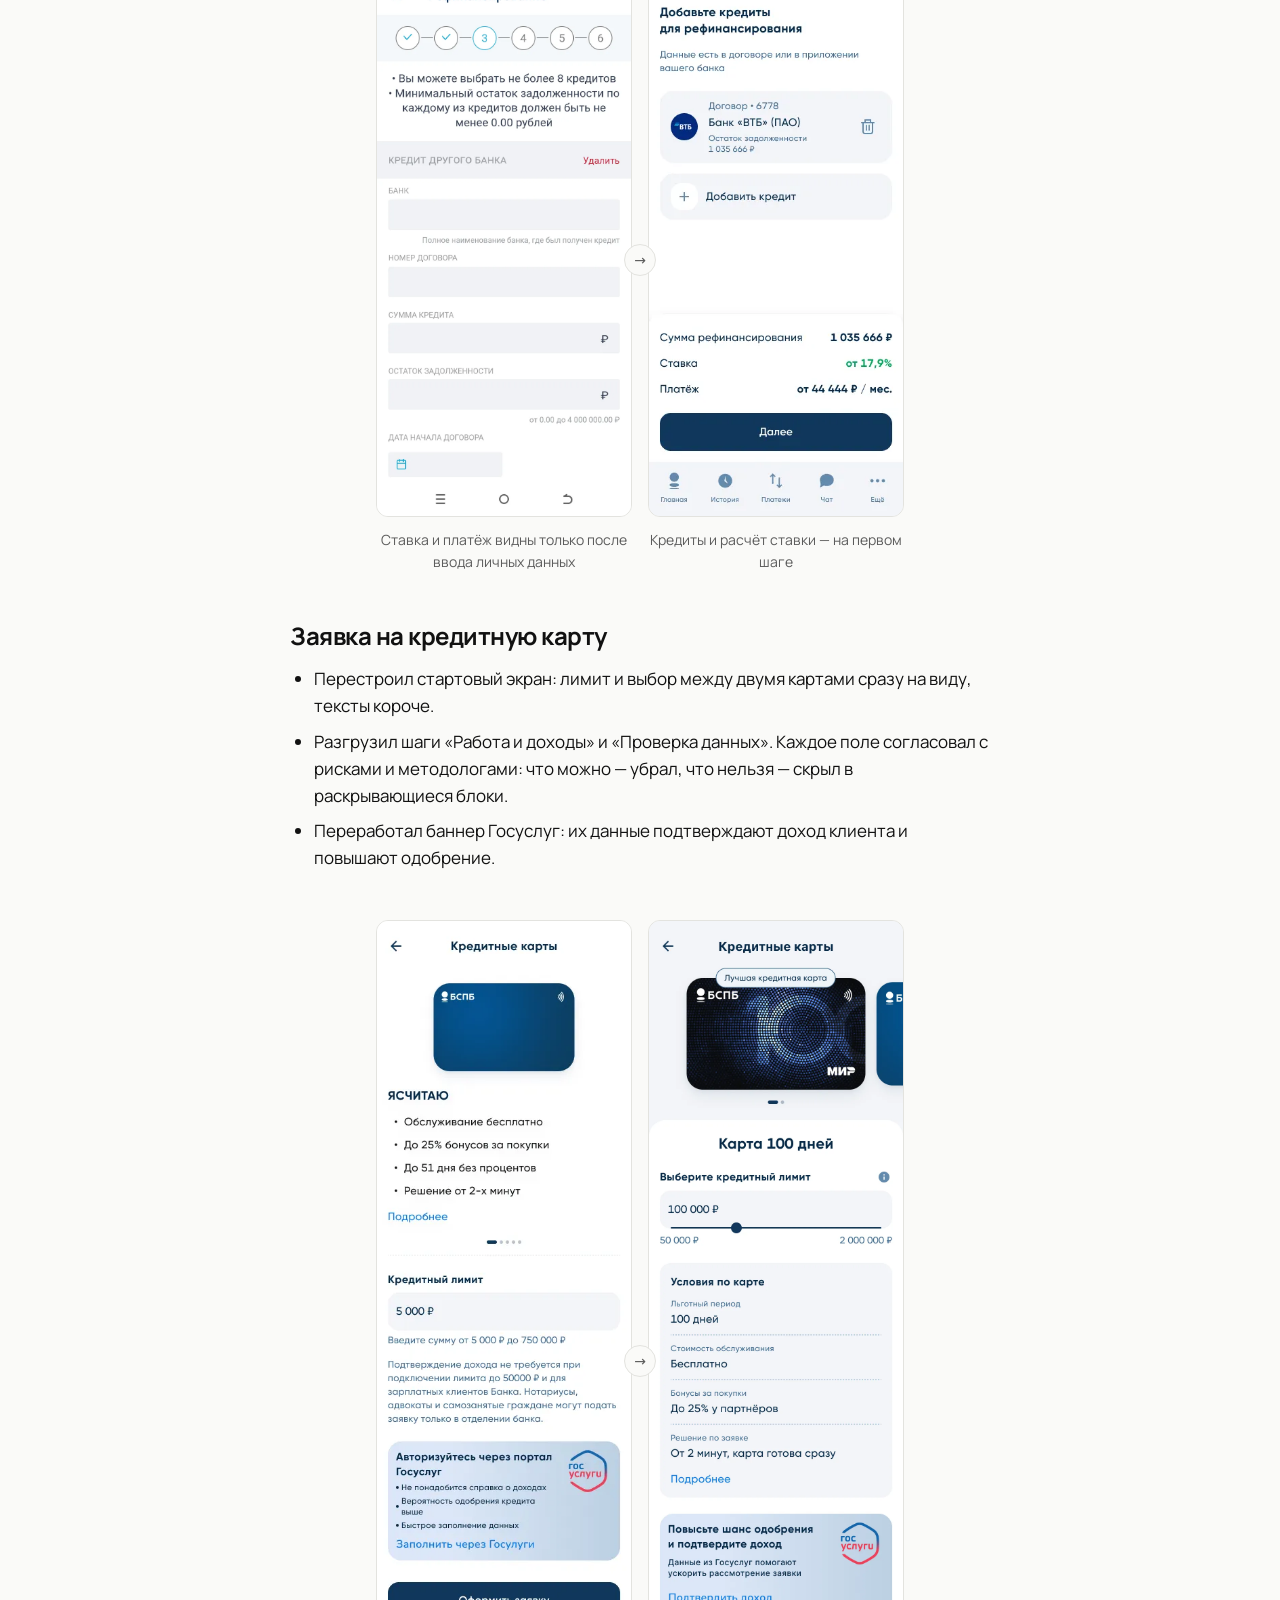
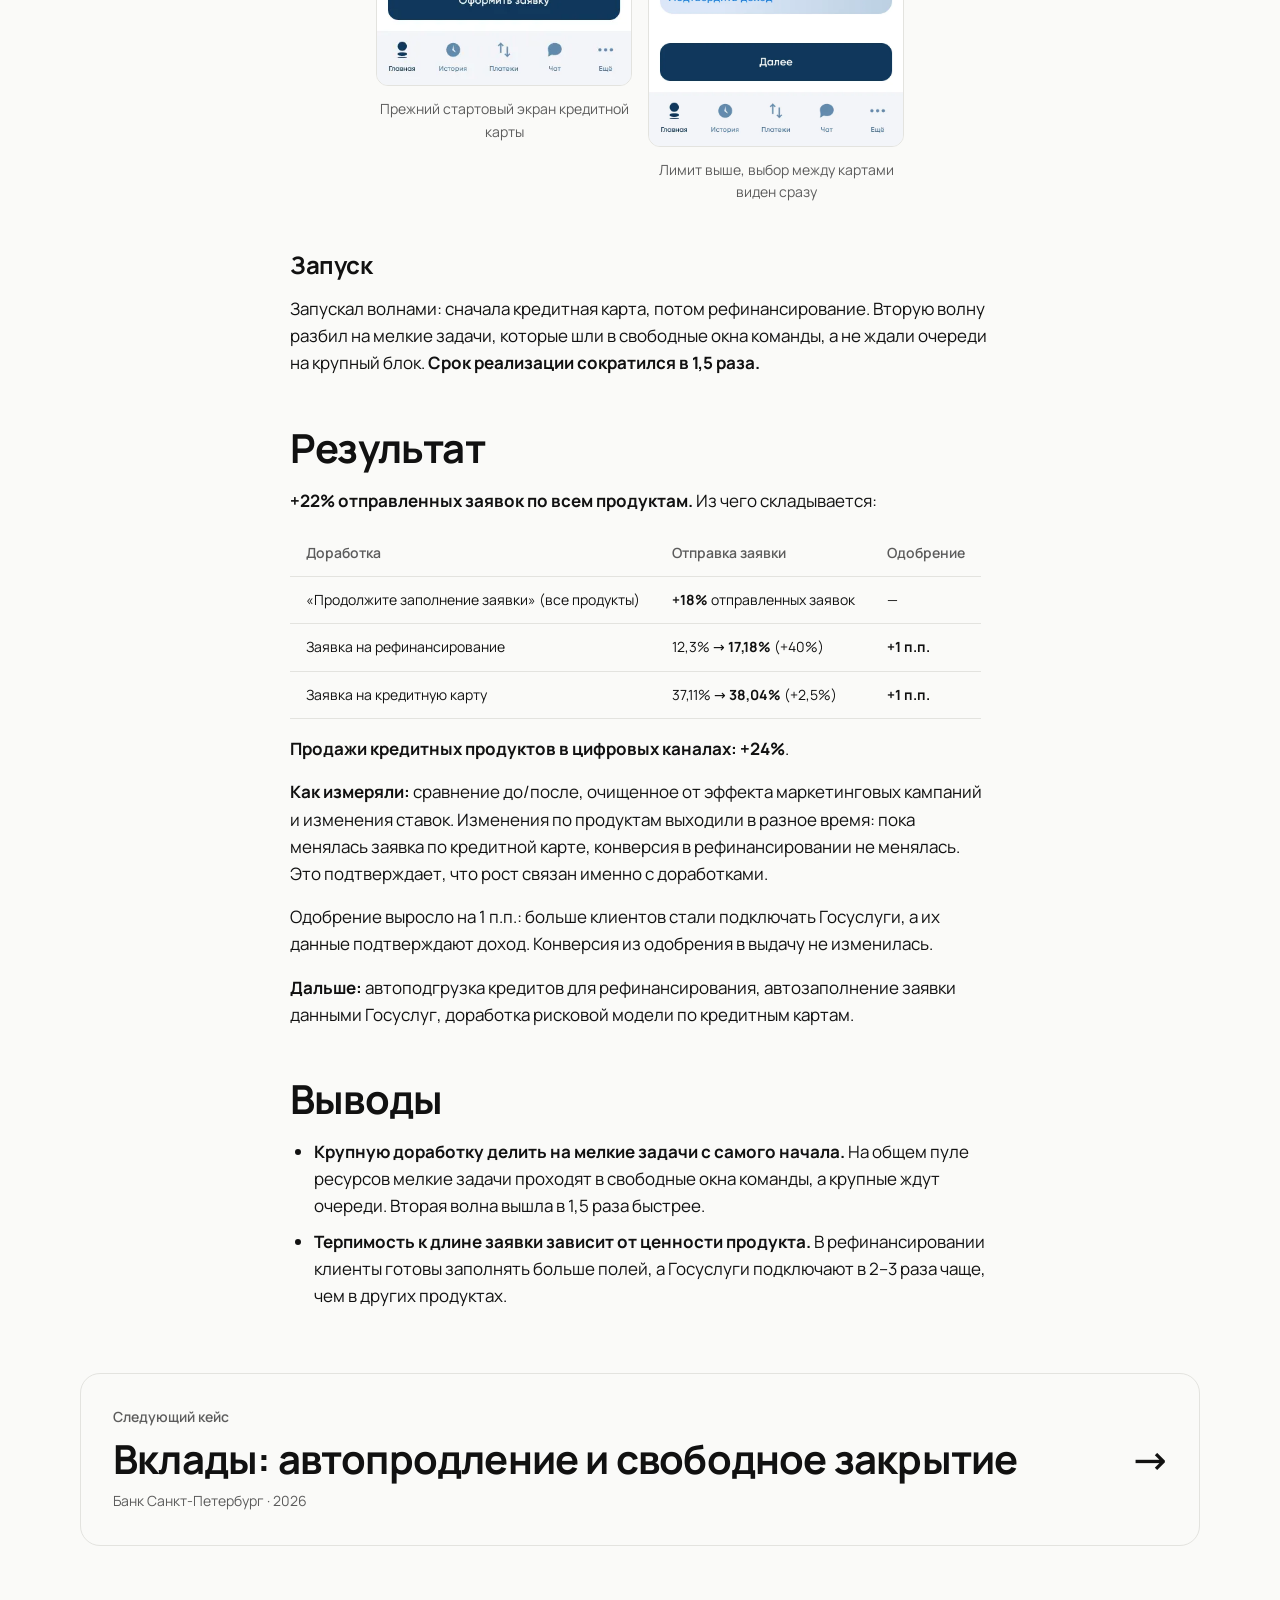
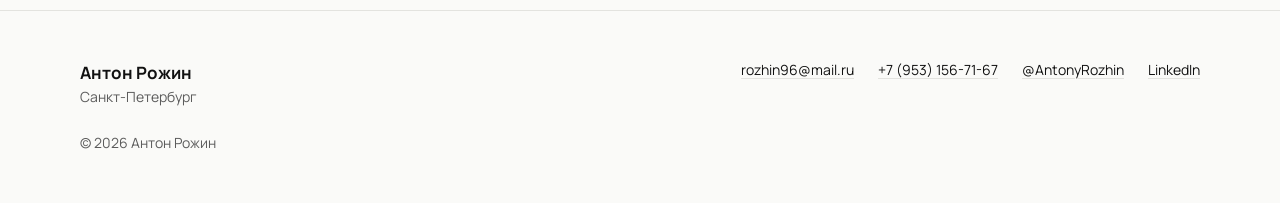
<file: cases/credit-funnel/index.html>
<!DOCTYPE html><html lang="ru" data-astro-cid-hkbrpulz><head><meta charset="utf-8"><meta name="viewport" content="width=device-width, initial-scale=1"><title>Кредитные заявки: убрал главные точки оттока в трёх продуктах — Антон Рожин</title><meta name="description" content="Нашёл главные точки оттока в заявках на кредитную карту, рефинансирование и потребкредит и поднял конверсию в отправку заявки."><link rel="icon" type="image/svg+xml" href="/favicon.svg?v=3"><meta property="og:type" content="website"><meta property="og:locale" content="ru_RU"><meta property="og:site_name" content="Антон Рожин"><meta property="og:title" content="Кредитные заявки: убрал главные точки оттока в трёх продуктах — Антон Рожин"><meta property="og:description" content="Нашёл главные точки оттока в заявках на кредитную карту, рефинансирование и потребкредит и поднял конверсию в отправку заявки."><meta property="og:url" content="https://antonyrozhin.github.io/cases/credit-funnel/"><meta property="og:image" content="https://antonyrozhin.github.io/_astro/cover.EoHsbaKn_Z1lUMLn.jpeg"><link rel="stylesheet" href="/_astro/Base.D7herUPd.css"><link rel="stylesheet" href="/_astro/_slug_.BpMGD4ay.css"><style>.placeholder[data-astro-cid-pj2ugyhi]{width:100%;padding:var(--space-6);border-radius:var(--radius);background:repeating-linear-gradient(135deg, transparent 0 14px, var(--color-line) 14px 15px), var(--color-surface);place-items:center;display:grid;overflow:hidden}.label[data-astro-cid-pj2ugyhi]{max-width:100%;padding:var(--space-2) var(--space-4);background:var(--color-bg);color:var(--color-text-muted);font-size:var(--text-sm);text-align:center;border-radius:999px;font-weight:600}.results[data-astro-cid-bfvssv7w]{gap:var(--space-4) var(--space-8);flex-wrap:wrap;list-style:none;display:flex}.item[data-astro-cid-bfvssv7w]{gap:var(--space-1);flex-direction:column;max-width:15em;display:flex}.value[data-astro-cid-bfvssv7w]{background:linear-gradient(to top, var(--color-mark) 0 40%, transparent 40%);color:var(--color-text);letter-spacing:-.02em;white-space:nowrap;align-self:flex-start;margin-left:-.12em;padding:0 .12em;font-weight:700;line-height:1.05}.label[data-astro-cid-bfvssv7w]{color:var(--color-text-muted);font-size:var(--text-sm);line-height:1.35}.card[data-astro-cid-bfvssv7w]{gap:var(--space-6);grid-template-columns:repeat(2,minmax(0,1fr));width:100%;display:grid}.card[data-astro-cid-bfvssv7w] .item[data-astro-cid-bfvssv7w]{max-width:none}.card[data-astro-cid-bfvssv7w] .value[data-astro-cid-bfvssv7w]{font-size:clamp(1.5rem,1.25rem + 1vw,2rem)}.header[data-astro-cid-bfvssv7w]{gap:var(--space-6) var(--space-12)}.header[data-astro-cid-bfvssv7w] .value[data-astro-cid-bfvssv7w]{font-size:clamp(2rem,1.5rem + 2vw,3rem)}
</style></head><body data-astro-cid-hkbrpulz><header class="topbar" data-astro-cid-vfgrerme><nav class="topbar-inner" aria-label="Навигация" data-astro-cid-vfgrerme><a class="back" href="/#cases" data-astro-cid-vfgrerme>← Все кейсы</a><a class="owner" href="/" data-astro-cid-vfgrerme>Антон Рожин</a></nav></header><main data-astro-cid-hkbrpulz><article data-astro-cid-vfgrerme><header class="case-header" data-astro-cid-uccd7n42><div class="intro" data-astro-cid-uccd7n42><p class="meta" data-astro-cid-uccd7n42>Банк Санкт-Петербург · 2026 · Product Manager</p><h1 class="title" data-astro-cid-uccd7n42>Кредитные заявки: убрал главные точки оттока в трёх продуктах</h1><p class="summary" data-astro-cid-uccd7n42>Нашёл главные точки оттока в заявках на кредитную карту, рефинансирование и потребкредит и поднял конверсию в отправку заявки.</p><ul class="results header" data-astro-cid-bfvssv7w><li class="item" data-astro-cid-bfvssv7w><span class="value" data-astro-cid-bfvssv7w>+22%</span><span class="label" data-astro-cid-bfvssv7w>отправленных заявок по всем продуктам</span></li><li class="item" data-astro-cid-bfvssv7w><span class="value" data-astro-cid-bfvssv7w>+1 п.п.</span><span class="label" data-astro-cid-bfvssv7w>к одобрению по кредитной карте и рефинансированию</span></li></ul></div><div class="cover" data-astro-cid-uccd7n42><img src="/_astro/cover.EoHsbaKn_CHlOd.webp" srcset="/_astro/cover.EoHsbaKn_Zq4u2b.webp 640w, /_astro/cover.EoHsbaKn_ZS6Qms.webp 960w, /_astro/cover.EoHsbaKn_HTl4f.webp 1280w, /_astro/cover.EoHsbaKn_CHlOd.webp 1600w" alt="Экраны заявки на рефинансирование и на кредитную карту после доработок" sizes="(min-width: 1180px) 1100px, 100vw" loading="eager" data-astro-cid-uccd7n42="true" decoding="async" width="1600" height="1000" class="cover-img"></div></header><div class="prose" data-astro-cid-vfgrerme><h2 id="контекст">Контекст</h2>
<p>Я отвечаю за кредитные продукты в цифровых каналах (PWA и Android): кредитная карта, рефинансирование, потребительский кредит. KPI — продажи и TER (аналог NPS). Самым слабым местом были воронки заявок: до отправки доходила доля клиентов ниже рыночной.</p>
<p><strong>Ограничения:</strong></p>
<ul>
<li>требования ЦБ и методологов: часть полей нельзя убрать;</li>
<li>архитектура: удалить или объединить шаги без долгой доработки нельзя.</li>
</ul>
<h2 id="проблема">Проблема</h2>
<p>Заявки перегружены: 6 шагов и около 30 полей. В рефинансировании добавляется ещё 15–25 полей: в среднем клиент переносит 3–4 кредита. Среднее время заполнения заявки на потребительский кредит — <strong>4 минуты</strong>, на кредитную карту — <strong>3 минуты</strong>, на рефинансирование — <strong>11,5 минут</strong>. До отправки доходили 12% клиентов, начавших заявку на рефинансирование, и 37% — на кредитную карту.</p>
<h2 id="задача">Задача</h2>
<p>Максимально поднять конверсию в отправку заявки минимальными ресурсами, в рамках требований ЦБ, методологов и текущей архитектуры.</p>
<h2 id="discovery">Discovery</h2>
<p>Чтобы найти, где и почему клиенты бросают заявку, провёл:</p>
<ul>
<li>анализ воронки по шагам в Яндекс Метрике: на каком шаге и сколько клиентов уходят, сколько времени проводят на шаге;</li>
<li>анализ по полям через SQL-выгрузки: в каких полях больше всего ошибок и после каких полей клиенты бросают заявку;</li>
<li>разбор вебвизора и карт кликов: что клиенты пропускают на экране;</li>
<li>CustDev с клиентами, бросившими заявку;</li>
<li>бенчмарк заявок конкурентов: порядок шагов и число полей;</li>
<li>юзабилити-тесты прототипов до разработки.</li>
</ul>
<p><strong>Очевидные решения</strong> подтверждались и данными, и рыночной практикой. Например, кредиты в начале заявки рефинансирования: так устроены заявки у большинства банков, и это прямо отвечает на главный вопрос клиента — сколько он будет платить после рефинансирования.</p>
<p><strong>Спорные решения</strong> прорабатывал через альтернативы. Для ввода кредитов: упростить ручной ввод или подгружать кредиты автоматически. Выбрал <strong>масштабируемый вариант</strong>: интерфейс удобен для ручного ввода сейчас и готов к автоподгрузке в следующей итерации.</p>
<p><strong>Приоритизация по ICE.</strong> Дорогие в разработке гипотезы вынес в отдельный бэклог, гипотезы с сомнительным эффектом отбросил.</p>
<h2 id="решение">Решение</h2>
<h3 id="продолжите-заполнение-заявки--все-продукты">«Продолжите заполнение заявки» — все продукты</h3>
<p>Запустил напоминание о брошенной заявке: в течение 3 дней клиент видит предложение продолжить заполнение.</p>
<figure><img alt="Главный экран с баннером «Продолжить заполнение заявки»" loading="lazy" decoding="async" width="375" height="760" src="/_astro/continue-banner.DsGWcQsw_Z13H83y.webp"><figcaption>Баннер на главном экране: клиент возвращается к брошенной заявке</figcaption></figure>
<h3 id="заявка-на-рефинансирование">Заявка на рефинансирование</h3>
<ul>
<li>Перестроил порядок шагов: кредиты и расчёт ставки идут первыми, паспорт и личные данные — потом. Клиент видит выгоду до того, как начнёт заполнять личные данные.</li>
<li>Упростил ввод кредитов, добавил поле «Сумма на руки».</li>
<li>Шаги «Работа и доходы», «Проверка данных» и баннер Госуслуг доработал так же, как в кредитной карте.</li>
</ul>
<figure><img alt="Схема: порядок шагов заявки на рефинансирование до и после" loading="lazy" decoding="async" width="2560" height="880" src="/_astro/scheme-refinancing-steps.pgN0nJ_E_ZnUPlP.webp"><figcaption>Порядок шагов рефинансирования: ставка и платёж видны уже на первом шаге</figcaption></figure>
<div class="gallery gallery--pair"><figure><img alt="Шаг с кредитами в рефинансировании до и после" loading="lazy" decoding="async" width="720" height="1612" src="/_astro/refi-before.0Ir02rnv_Z1UdEMQ.webp"><figcaption>Ставка и платёж видны только после ввода личных данных</figcaption></figure><span class="gallery-arrow" aria-hidden="true">→</span><figure><img alt="Шаг с кредитами в рефинансировании после" loading="lazy" decoding="async" width="375" height="839" src="/_astro/refi-after.DN9V0Ja8_1VliCv.webp"><figcaption>Кредиты и расчёт ставки — на первом шаге</figcaption></figure></div>
<h3 id="заявка-на-кредитную-карту">Заявка на кредитную карту</h3>
<ul>
<li>Перестроил стартовый экран: лимит и выбор между двумя картами сразу на виду, тексты короче.</li>
<li>Разгрузил шаги «Работа и доходы» и «Проверка данных». Каждое поле согласовал с рисками и методологами: что можно — убрал, что нельзя — скрыл в раскрывающиеся блоки.</li>
<li>Переработал баннер Госуслуг: их данные подтверждают доход клиента и повышают одобрение.</li>
</ul>
<div class="gallery gallery--pair"><figure><img alt="Стартовый экран кредитной карты до" loading="lazy" decoding="async" width="375" height="1129" src="/_astro/card-before.CqreLdzh_Z1C7VKf.webp"><figcaption>Прежний стартовый экран кредитной карты</figcaption></figure><span class="gallery-arrow" aria-hidden="true">→</span><figure><img alt="Стартовый экран кредитной карты после" loading="lazy" decoding="async" width="750" height="2436" src="/_astro/card-after.z-x0w6Qi_Z1xERWJ.webp"><figcaption>Лимит выше, выбор между картами виден сразу</figcaption></figure></div>
<h3 id="запуск">Запуск</h3>
<p>Запускал волнами: сначала кредитная карта, потом рефинансирование. Вторую волну разбил на мелкие задачи, которые шли в свободные окна команды, а не ждали очереди на крупный блок. <strong>Срок реализации сократился в 1,5 раза.</strong></p>
<h2 id="результат">Результат</h2>
<p><strong>+22% отправленных заявок по всем продуктам.</strong> Из чего складывается:</p>
<table>
<thead>
<tr>
<th>Доработка</th>
<th>Отправка заявки</th>
<th>Одобрение</th>
</tr>
</thead>
<tbody>
<tr>
<td>«Продолжите заполнение заявки» (все продукты)</td>
<td><strong>+18%</strong> отправленных заявок</td>
<td>—</td>
</tr>
<tr>
<td>Заявка на рефинансирование</td>
<td>12,3% → <strong>17,18%</strong> (+40%)</td>
<td><strong>+1 п.п.</strong></td>
</tr>
<tr>
<td>Заявка на кредитную карту</td>
<td>37,11% → <strong>38,04%</strong> (+2,5%)</td>
<td><strong>+1 п.п.</strong></td>
</tr>
</tbody>
</table>
<p><strong>Продажи кредитных продуктов в цифровых каналах:</strong> <strong>+24%</strong>.</p>
<p><strong>Как измеряли:</strong> сравнение до/после, очищенное от эффекта маркетинговых кампаний и изменения ставок. Изменения по продуктам выходили в разное время: пока менялась заявка по кредитной карте, конверсия в рефинансировании не менялась. Это подтверждает, что рост связан именно с доработками.</p>
<p>Одобрение выросло на 1 п.п.: больше клиентов стали подключать Госуслуги, а их данные подтверждают доход. Конверсия из одобрения в выдачу не изменилась.</p>
<p><strong>Дальше:</strong> автоподгрузка кредитов для рефинансирования, автозаполнение заявки данными Госуслуг, доработка рисковой модели по кредитным картам.</p>
<h2 id="выводы">Выводы</h2>
<ul>
<li><strong>Крупную доработку делить на мелкие задачи с самого начала.</strong> На общем пуле ресурсов мелкие задачи проходят в свободные окна команды, а крупные ждут очереди. Вторая волна вышла в 1,5 раза быстрее.</li>
<li><strong>Терпимость к длине заявки зависит от ценности продукта.</strong> В рефинансировании клиенты готовы заполнять больше полей, а Госуслуги подключают в 2–3 раза чаще, чем в других продуктах.</li>
</ul>
</div></article><nav class="next" aria-label="Следующий кейс" data-astro-cid-lyfnp6fy><a class="link" href="/cases/deposits-autorenewal/" data-astro-cid-lyfnp6fy><span class="eyebrow" data-astro-cid-lyfnp6fy>Следующий кейс</span><span class="title" data-astro-cid-lyfnp6fy>Вклады: автопродление и свободное закрытие</span><span class="meta" data-astro-cid-lyfnp6fy>Банк Санкт-Петербург · 2026</span><span class="arrow" aria-hidden="true" data-astro-cid-lyfnp6fy>→</span></a></nav></main><footer class="footer" data-astro-cid-jo6i4kqk><div class="inner" data-astro-cid-jo6i4kqk><div class="who" data-astro-cid-jo6i4kqk><p class="name" data-astro-cid-jo6i4kqk>Антон Рожин</p><p class="city" data-astro-cid-jo6i4kqk>Санкт-Петербург</p></div><ul class="contacts" data-astro-cid-jo6i4kqk><li data-astro-cid-jo6i4kqk><a href="mailto:rozhin96@mail.ru" data-goal="email_click" data-astro-cid-jo6i4kqk>rozhin96@mail.ru</a></li><li data-astro-cid-jo6i4kqk><a href="tel:+79531567167" data-astro-cid-jo6i4kqk>+7 (953) 156-71-67</a></li><li data-astro-cid-jo6i4kqk><a href="https://t.me/AntonyRozhin" target="_blank" rel="noopener noreferrer" data-goal="telegram_click" data-astro-cid-jo6i4kqk>@AntonyRozhin</a></li><li data-astro-cid-jo6i4kqk><a href="https://www.linkedin.com/in/AntonyRozhin" target="_blank" rel="noopener noreferrer" data-goal="linkedin_click" data-astro-cid-jo6i4kqk>LinkedIn</a></li></ul><p class="copy" data-astro-cid-jo6i4kqk>© 2026 Антон Рожин</p></div></footer></body></html>
</file>
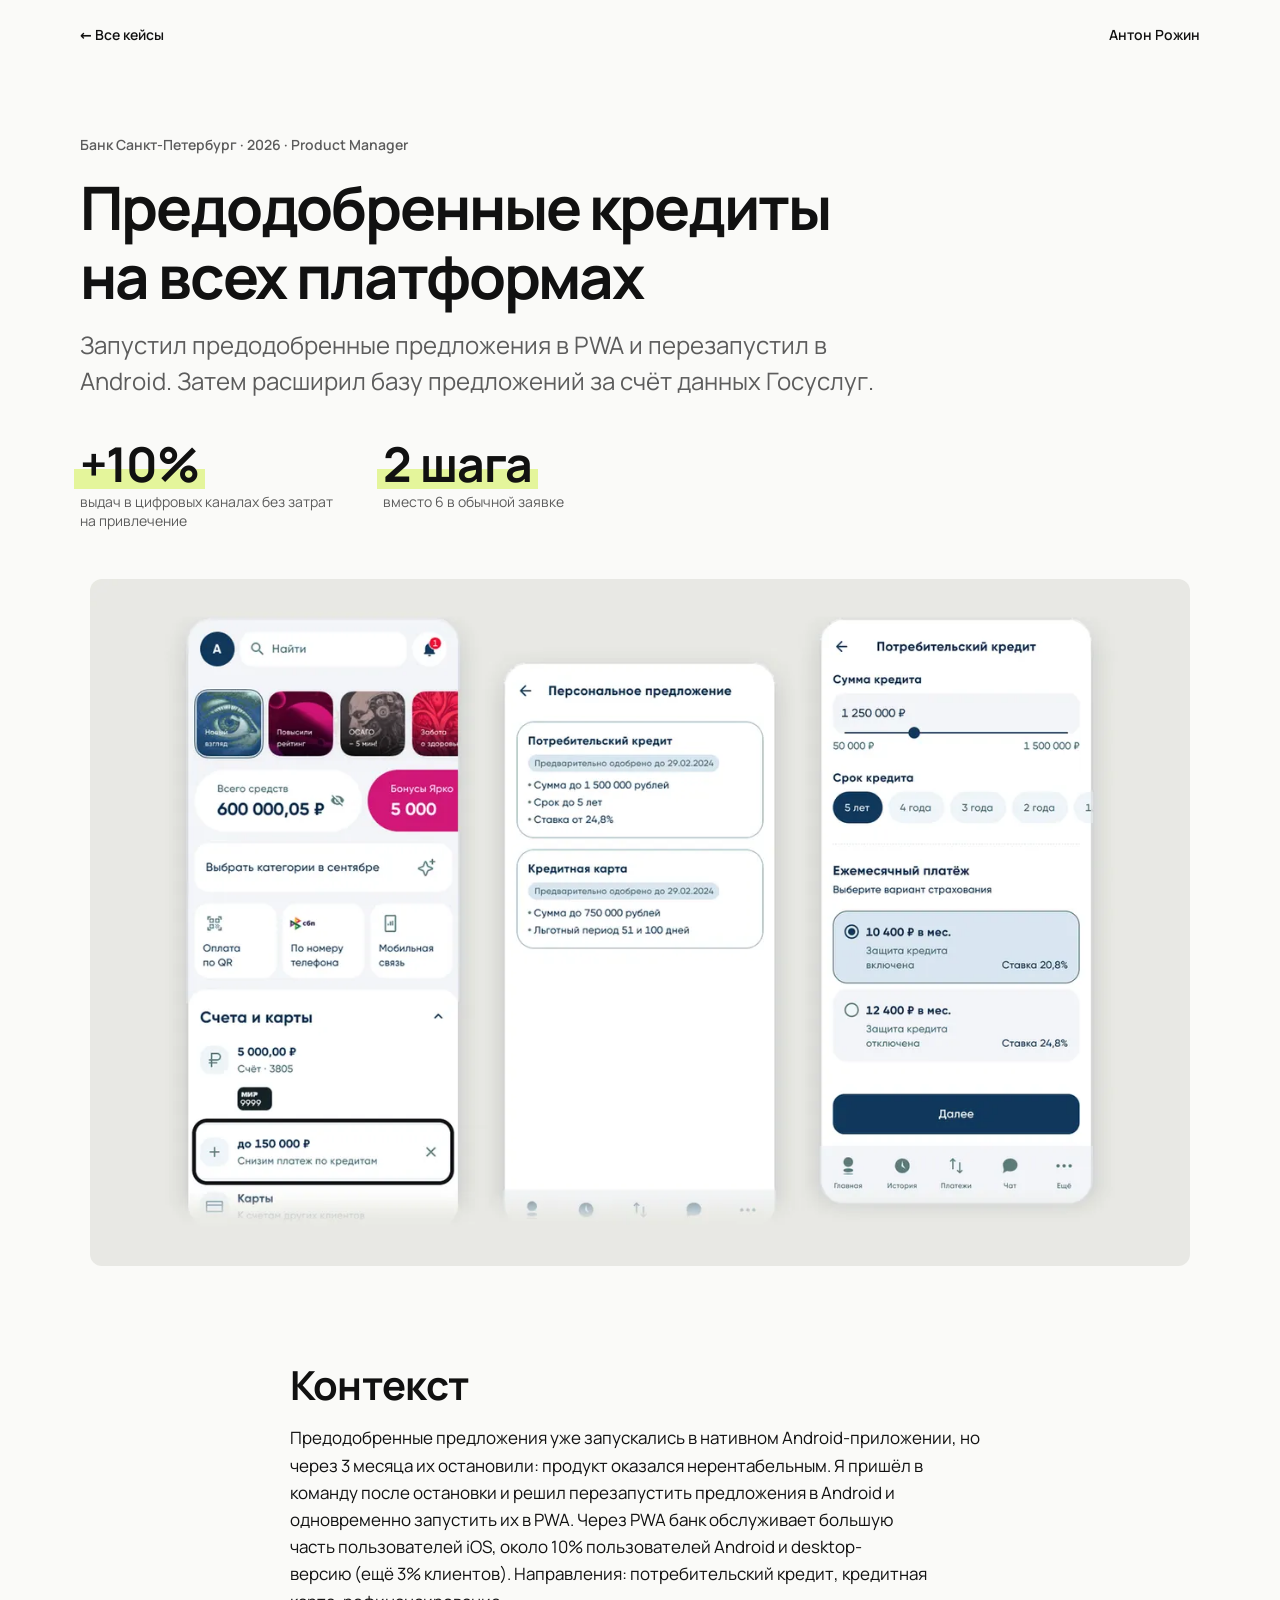
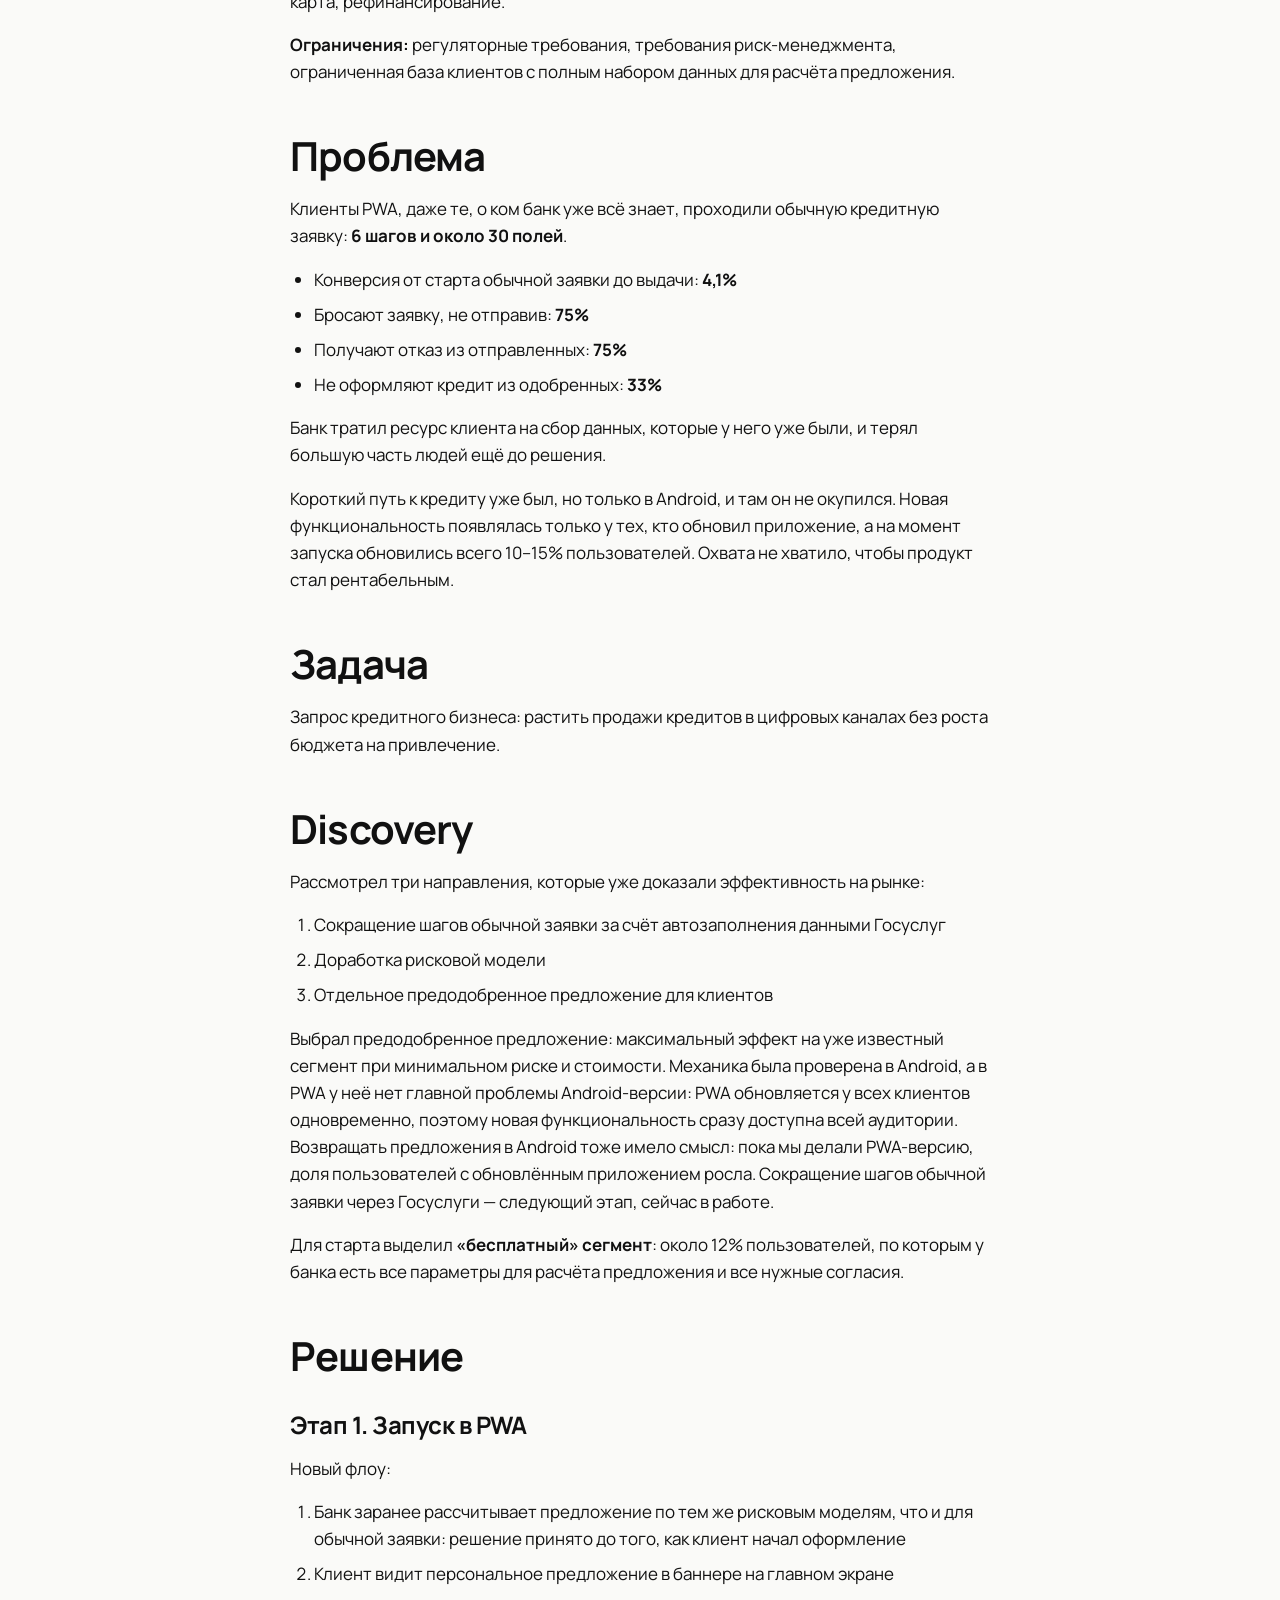
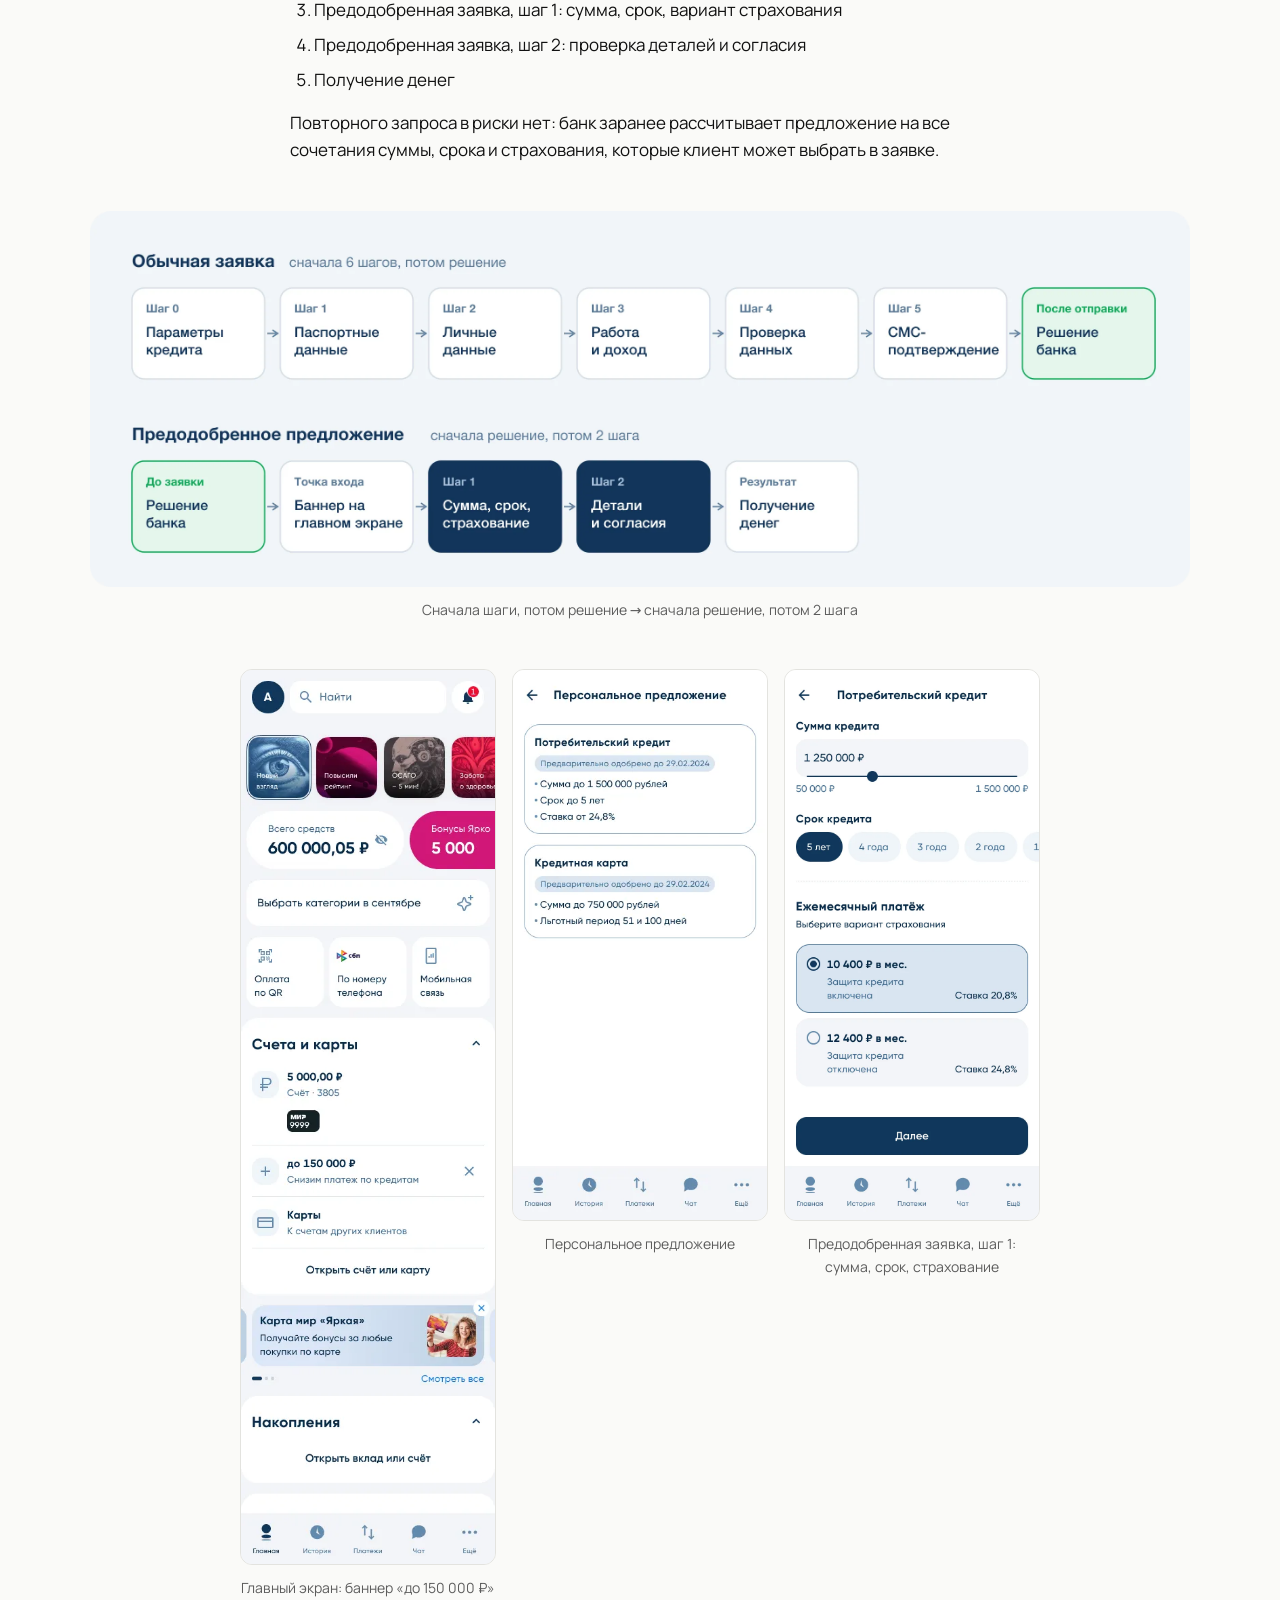
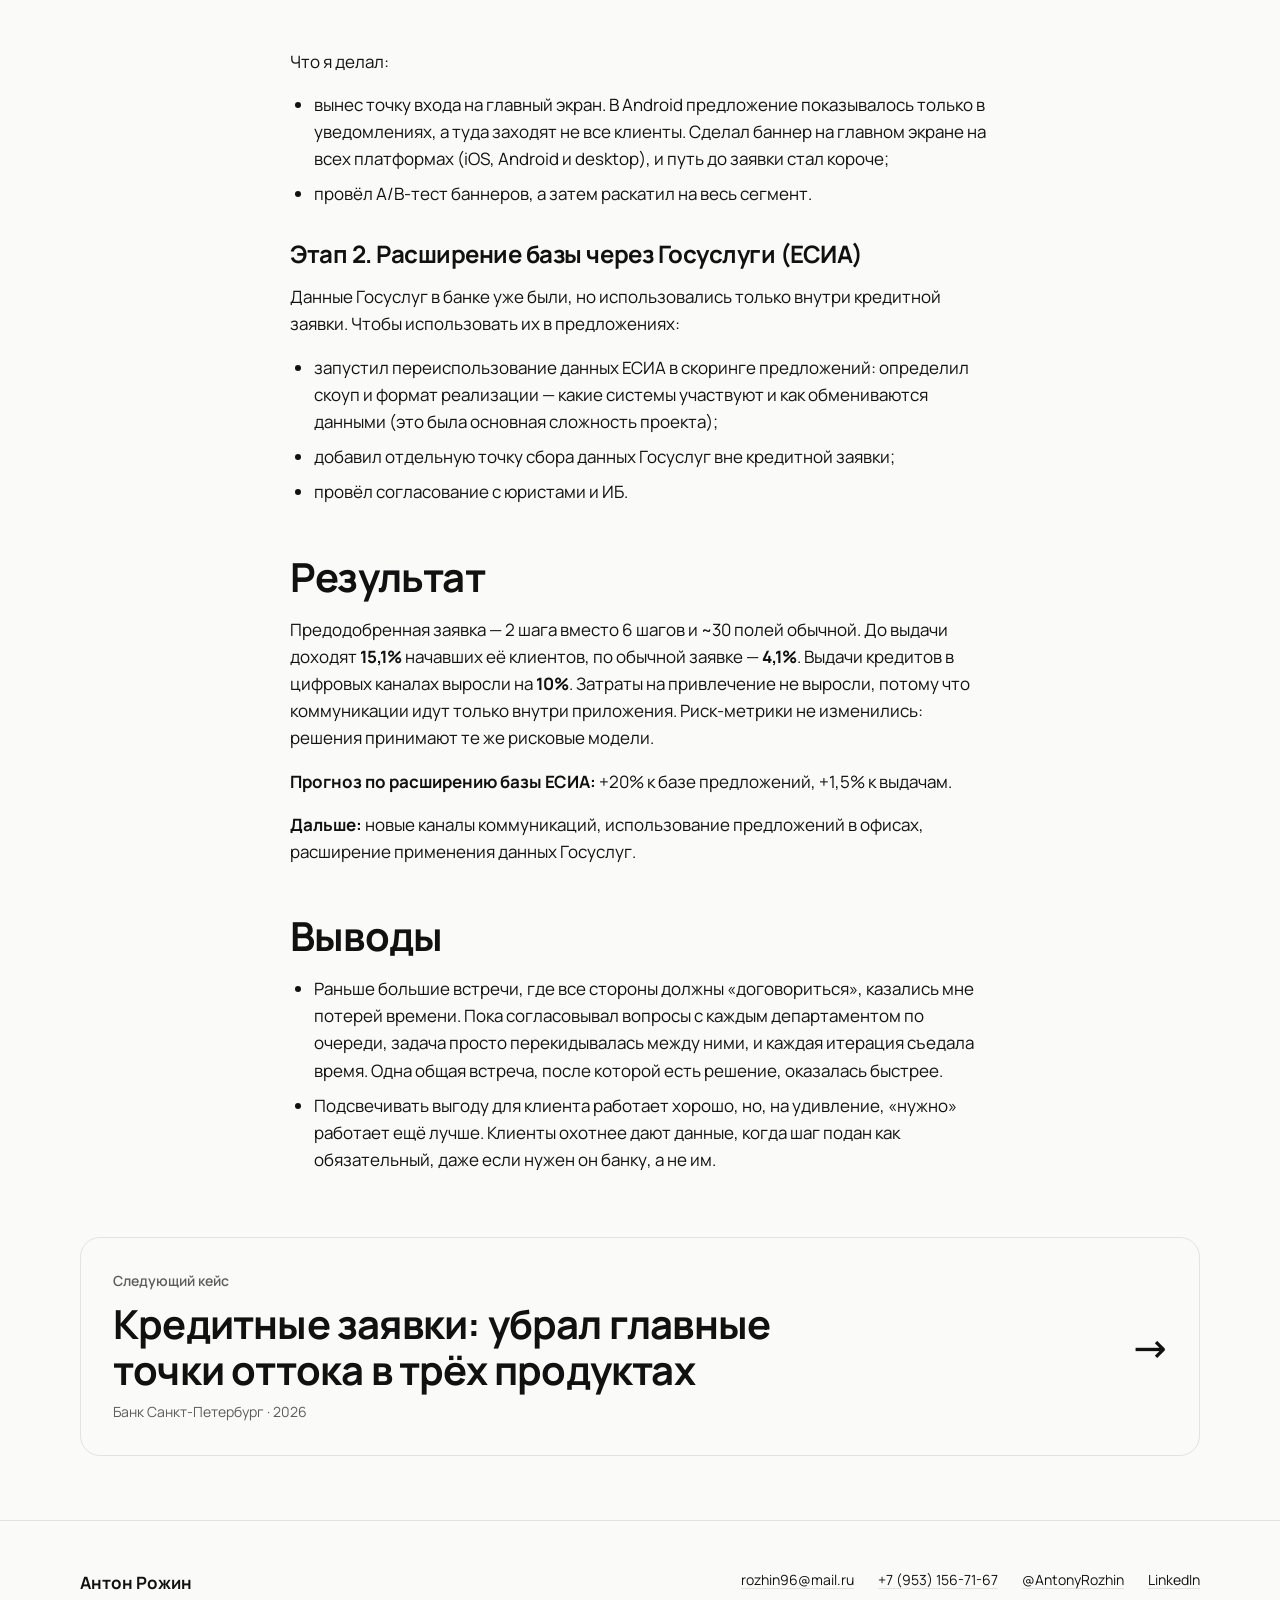
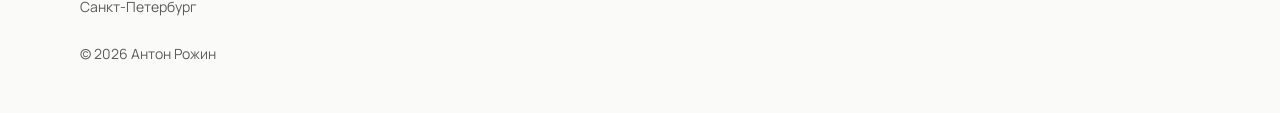
<file: cases/credit-preapproved/index.html>
<!DOCTYPE html><html lang="ru" data-astro-cid-hkbrpulz><head><meta charset="utf-8"><meta name="viewport" content="width=device-width, initial-scale=1"><title>Предодобренные кредиты на всех платформах — Антон Рожин</title><meta name="description" content="Запустил предодобренные предложения в PWA и перезапустил в Android. Затем расширил базу предложений за счёт данных Госуслуг."><link rel="icon" type="image/svg+xml" href="/favicon.svg?v=3"><meta property="og:type" content="website"><meta property="og:locale" content="ru_RU"><meta property="og:site_name" content="Антон Рожин"><meta property="og:title" content="Предодобренные кредиты на всех платформах — Антон Рожин"><meta property="og:description" content="Запустил предодобренные предложения в PWA и перезапустил в Android. Затем расширил базу предложений за счёт данных Госуслуг."><meta property="og:url" content="https://antonyrozhin.github.io/cases/credit-preapproved/"><meta property="og:image" content="https://antonyrozhin.github.io/_astro/cover.K5h4uFv4_1hhVfT.jpeg"><link rel="stylesheet" href="/_astro/Base.D7herUPd.css"><link rel="stylesheet" href="/_astro/_slug_.BpMGD4ay.css"><style>.placeholder[data-astro-cid-pj2ugyhi]{width:100%;padding:var(--space-6);border-radius:var(--radius);background:repeating-linear-gradient(135deg, transparent 0 14px, var(--color-line) 14px 15px), var(--color-surface);place-items:center;display:grid;overflow:hidden}.label[data-astro-cid-pj2ugyhi]{max-width:100%;padding:var(--space-2) var(--space-4);background:var(--color-bg);color:var(--color-text-muted);font-size:var(--text-sm);text-align:center;border-radius:999px;font-weight:600}.results[data-astro-cid-bfvssv7w]{gap:var(--space-4) var(--space-8);flex-wrap:wrap;list-style:none;display:flex}.item[data-astro-cid-bfvssv7w]{gap:var(--space-1);flex-direction:column;max-width:15em;display:flex}.value[data-astro-cid-bfvssv7w]{background:linear-gradient(to top, var(--color-mark) 0 40%, transparent 40%);color:var(--color-text);letter-spacing:-.02em;white-space:nowrap;align-self:flex-start;margin-left:-.12em;padding:0 .12em;font-weight:700;line-height:1.05}.label[data-astro-cid-bfvssv7w]{color:var(--color-text-muted);font-size:var(--text-sm);line-height:1.35}.card[data-astro-cid-bfvssv7w]{gap:var(--space-6);grid-template-columns:repeat(2,minmax(0,1fr));width:100%;display:grid}.card[data-astro-cid-bfvssv7w] .item[data-astro-cid-bfvssv7w]{max-width:none}.card[data-astro-cid-bfvssv7w] .value[data-astro-cid-bfvssv7w]{font-size:clamp(1.5rem,1.25rem + 1vw,2rem)}.header[data-astro-cid-bfvssv7w]{gap:var(--space-6) var(--space-12)}.header[data-astro-cid-bfvssv7w] .value[data-astro-cid-bfvssv7w]{font-size:clamp(2rem,1.5rem + 2vw,3rem)}
</style></head><body data-astro-cid-hkbrpulz><header class="topbar" data-astro-cid-vfgrerme><nav class="topbar-inner" aria-label="Навигация" data-astro-cid-vfgrerme><a class="back" href="/#cases" data-astro-cid-vfgrerme>← Все кейсы</a><a class="owner" href="/" data-astro-cid-vfgrerme>Антон Рожин</a></nav></header><main data-astro-cid-hkbrpulz><article data-astro-cid-vfgrerme><header class="case-header" data-astro-cid-uccd7n42><div class="intro" data-astro-cid-uccd7n42><p class="meta" data-astro-cid-uccd7n42>Банк Санкт-Петербург · 2026 · Product Manager</p><h1 class="title" data-astro-cid-uccd7n42>Предодобренные кредиты на всех платформах</h1><p class="summary" data-astro-cid-uccd7n42>Запустил предодобренные предложения в PWA и перезапустил в Android. Затем расширил базу предложений за счёт данных Госуслуг.</p><ul class="results header" data-astro-cid-bfvssv7w><li class="item" data-astro-cid-bfvssv7w><span class="value" data-astro-cid-bfvssv7w>+10%</span><span class="label" data-astro-cid-bfvssv7w>выдач в цифровых каналах без затрат на привлечение</span></li><li class="item" data-astro-cid-bfvssv7w><span class="value" data-astro-cid-bfvssv7w>2 шага</span><span class="label" data-astro-cid-bfvssv7w>вместо 6 в обычной заявке</span></li></ul></div><div class="cover" data-astro-cid-uccd7n42><img src="/_astro/cover.K5h4uFv4_Z1Ng2Wr.webp" srcset="/_astro/cover.K5h4uFv4_1ibFa4.webp 640w, /_astro/cover.K5h4uFv4_P9iOM.webp 960w, /_astro/cover.K5h4uFv4_Z1I43Hp.webp 1280w, /_astro/cover.K5h4uFv4_Z1Ng2Wr.webp 1600w" alt="Экраны приложения: главный экран, персональное предложение и первый шаг предодобренной заявки" sizes="(min-width: 1180px) 1100px, 100vw" loading="eager" data-astro-cid-uccd7n42="true" decoding="async" width="1600" height="1000" class="cover-img"></div></header><div class="prose" data-astro-cid-vfgrerme><h2 id="контекст">Контекст</h2>
<p>Предодобренные предложения уже запускались в нативном Android-приложении, но через 3 месяца их остановили: продукт оказался нерентабельным. Я пришёл в команду после остановки и решил перезапустить предложения в Android и одновременно запустить их в PWA. Через PWA банк обслуживает большую часть пользователей iOS, около 10% пользователей Android и desktop-версию (ещё 3% клиентов). Направления: потребительский кредит, кредитная карта, рефинансирование.</p>
<p><strong>Ограничения:</strong> регуляторные требования, требования риск-менеджмента, ограниченная база клиентов с полным набором данных для расчёта предложения.</p>
<h2 id="проблема">Проблема</h2>
<p>Клиенты PWA, даже те, о ком банк уже всё знает, проходили обычную кредитную заявку: <strong>6 шагов и около 30 полей</strong>.</p>
<ul>
<li>Конверсия от старта обычной заявки до выдачи: <strong>4,1%</strong></li>
<li>Бросают заявку, не отправив: <strong>75%</strong></li>
<li>Получают отказ из отправленных: <strong>75%</strong></li>
<li>Не оформляют кредит из одобренных: <strong>33%</strong></li>
</ul>
<p>Банк тратил ресурс клиента на сбор данных, которые у него уже были, и терял большую часть людей ещё до решения.</p>
<p>Короткий путь к кредиту уже был, но только в Android, и там он не окупился. Новая функциональность появлялась только у тех, кто обновил приложение, а на момент запуска обновились всего 10–15% пользователей. Охвата не хватило, чтобы продукт стал рентабельным.</p>
<h2 id="задача">Задача</h2>
<p>Запрос кредитного бизнеса: растить продажи кредитов в цифровых каналах без роста бюджета на привлечение.</p>
<h2 id="discovery">Discovery</h2>
<p>Рассмотрел три направления, которые уже доказали эффективность на рынке:</p>
<ol>
<li>Сокращение шагов обычной заявки за счёт автозаполнения данными Госуслуг</li>
<li>Доработка рисковой модели</li>
<li>Отдельное предодобренное предложение для клиентов</li>
</ol>
<p>Выбрал предодобренное предложение: максимальный эффект на уже известный сегмент при минимальном риске и стоимости. Механика была проверена в Android, а в PWA у неё нет главной проблемы Android-версии: PWA обновляется у всех клиентов одновременно, поэтому новая функциональность сразу доступна всей аудитории. Возвращать предложения в Android тоже имело смысл: пока мы делали PWA-версию, доля пользователей с обновлённым приложением росла. Сокращение шагов обычной заявки через Госуслуги — следующий этап, сейчас в работе.</p>
<p>Для старта выделил <strong>«бесплатный» сегмент</strong>: около 12% пользователей, по которым у банка есть все параметры для расчёта предложения и все нужные согласия.</p>
<h2 id="решение">Решение</h2>
<h3 id="этап-1-запуск-в-pwa">Этап 1. Запуск в PWA</h3>
<p>Новый флоу:</p>
<ol>
<li>Банк заранее рассчитывает предложение по тем же рисковым моделям, что и для обычной заявки: решение принято до того, как клиент начал оформление</li>
<li>Клиент видит персональное предложение в баннере на главном экране</li>
<li>Предодобренная заявка, шаг 1: сумма, срок, вариант страхования</li>
<li>Предодобренная заявка, шаг 2: проверка деталей и согласия</li>
<li>Получение денег</li>
</ol>
<p>Повторного запроса в риски нет: банк заранее рассчитывает предложение на все сочетания суммы, срока и страхования, которые клиент может выбрать в заявке.</p>
<figure><img alt="Схема: обычная заявка и предодобренное предложение" loading="lazy" decoding="async" width="2520" height="860" src="/_astro/scheme-short-application.C5vXdDt__NxFpn.webp"><figcaption>Сначала шаги, потом решение → сначала решение, потом 2 шага</figcaption></figure>
<div class="gallery"><figure><img alt="Главный экран с баннером предложения" loading="lazy" decoding="async" width="375" height="1320" src="/_astro/home-entry.G46Wxdtd_Z1CUTsx.webp"><figcaption>Главный экран: баннер «до 150 000 ₽»</figcaption></figure><figure><img alt="Экран персонального предложения" loading="lazy" decoding="async" width="375" height="812" src="/_astro/offer.DspapVCL_Z18hykY.webp"><figcaption>Персональное предложение</figcaption></figure><figure><img alt="Предодобренная заявка, шаг 1" loading="lazy" decoding="async" width="750" height="1624" src="/_astro/step1.Db62yccj_GzJWH.webp"><figcaption>Предодобренная заявка, шаг 1: сумма, срок, страхование</figcaption></figure></div>
<p>Что я делал:</p>
<ul>
<li>вынес точку входа на главный экран. В Android предложение показывалось только в уведомлениях, а туда заходят не все клиенты. Сделал баннер на главном экране на всех платформах (iOS, Android и desktop), и путь до заявки стал короче;</li>
<li>провёл A/B-тест баннеров, а затем раскатил на весь сегмент.</li>
</ul>
<h3 id="этап-2-расширение-базы-через-госуслуги-есиа">Этап 2. Расширение базы через Госуслуги (ЕСИА)</h3>
<p>Данные Госуслуг в банке уже были, но использовались только внутри кредитной заявки. Чтобы использовать их в предложениях:</p>
<ul>
<li>запустил переиспользование данных ЕСИА в скоринге предложений: определил скоуп и формат реализации — какие системы участвуют и как обмениваются данными (это была основная сложность проекта);</li>
<li>добавил отдельную точку сбора данных Госуслуг вне кредитной заявки;</li>
<li>провёл согласование с юристами и ИБ.</li>
</ul>
<h2 id="результат">Результат</h2>
<p>Предодобренная заявка — 2 шага вместо 6 шагов и ~30 полей обычной. До выдачи доходят <strong>15,1%</strong> начавших её клиентов, по обычной заявке — <strong>4,1%</strong>. Выдачи кредитов в цифровых каналах выросли на <strong>10%</strong>. Затраты на привлечение не выросли, потому что коммуникации идут только внутри приложения. Риск-метрики не изменились: решения принимают те же рисковые модели.</p>
<p><strong>Прогноз по расширению базы ЕСИА:</strong> +20% к базе предложений, +1,5% к выдачам.</p>
<p><strong>Дальше:</strong> новые каналы коммуникаций, использование предложений в офисах, расширение применения данных Госуслуг.</p>
<h2 id="выводы">Выводы</h2>
<ul>
<li>Раньше большие встречи, где все стороны должны «договориться», казались мне потерей времени. Пока согласовывал вопросы с каждым департаментом по очереди, задача просто перекидывалась между ними, и каждая итерация съедала время. Одна общая встреча, после которой есть решение, оказалась быстрее.</li>
<li>Подсвечивать выгоду для клиента работает хорошо, но, на удивление, «нужно» работает ещё лучше. Клиенты охотнее дают данные, когда шаг подан как обязательный, даже если нужен он банку, а не им.</li>
</ul>
</div></article><nav class="next" aria-label="Следующий кейс" data-astro-cid-lyfnp6fy><a class="link" href="/cases/credit-funnel/" data-astro-cid-lyfnp6fy><span class="eyebrow" data-astro-cid-lyfnp6fy>Следующий кейс</span><span class="title" data-astro-cid-lyfnp6fy>Кредитные заявки: убрал главные точки оттока в трёх продуктах</span><span class="meta" data-astro-cid-lyfnp6fy>Банк Санкт-Петербург · 2026</span><span class="arrow" aria-hidden="true" data-astro-cid-lyfnp6fy>→</span></a></nav></main><footer class="footer" data-astro-cid-jo6i4kqk><div class="inner" data-astro-cid-jo6i4kqk><div class="who" data-astro-cid-jo6i4kqk><p class="name" data-astro-cid-jo6i4kqk>Антон Рожин</p><p class="city" data-astro-cid-jo6i4kqk>Санкт-Петербург</p></div><ul class="contacts" data-astro-cid-jo6i4kqk><li data-astro-cid-jo6i4kqk><a href="mailto:rozhin96@mail.ru" data-goal="email_click" data-astro-cid-jo6i4kqk>rozhin96@mail.ru</a></li><li data-astro-cid-jo6i4kqk><a href="tel:+79531567167" data-astro-cid-jo6i4kqk>+7 (953) 156-71-67</a></li><li data-astro-cid-jo6i4kqk><a href="https://t.me/AntonyRozhin" target="_blank" rel="noopener noreferrer" data-goal="telegram_click" data-astro-cid-jo6i4kqk>@AntonyRozhin</a></li><li data-astro-cid-jo6i4kqk><a href="https://www.linkedin.com/in/AntonyRozhin" target="_blank" rel="noopener noreferrer" data-goal="linkedin_click" data-astro-cid-jo6i4kqk>LinkedIn</a></li></ul><p class="copy" data-astro-cid-jo6i4kqk>© 2026 Антон Рожин</p></div></footer></body></html>
</file>
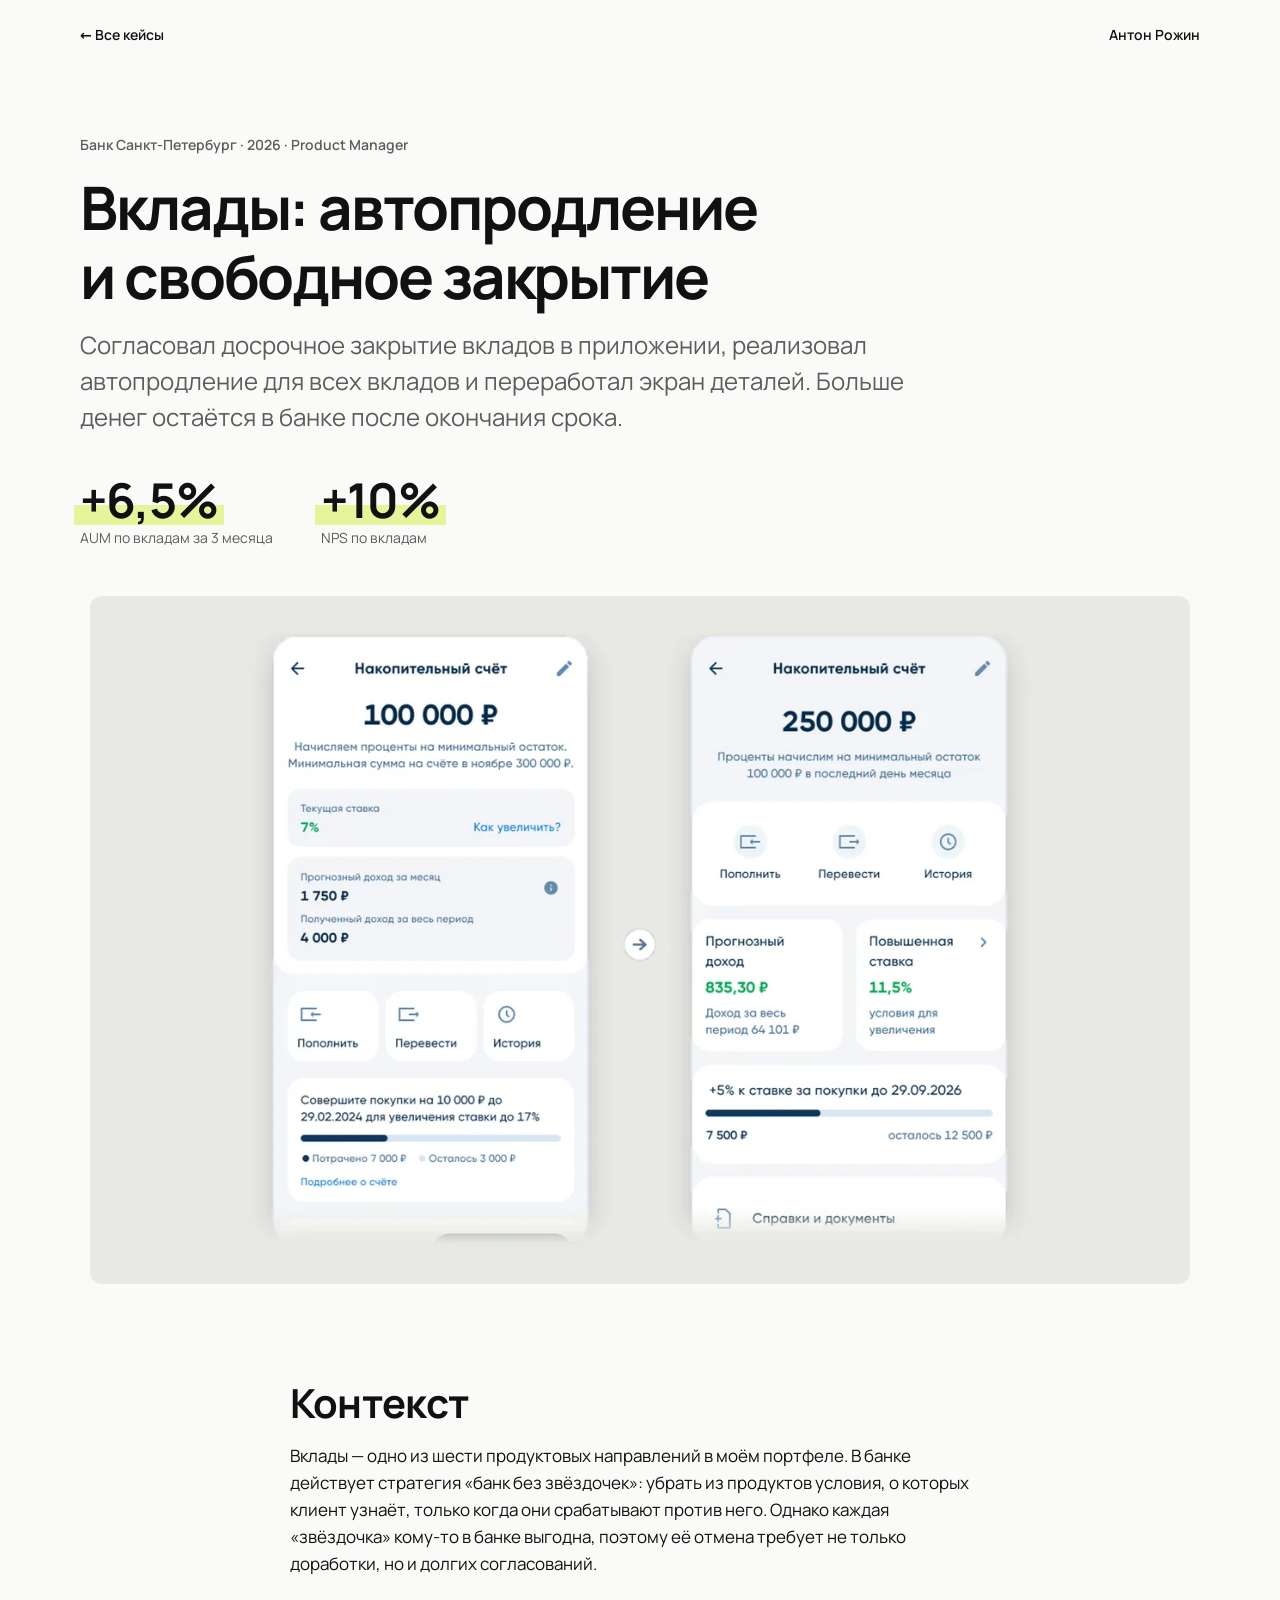
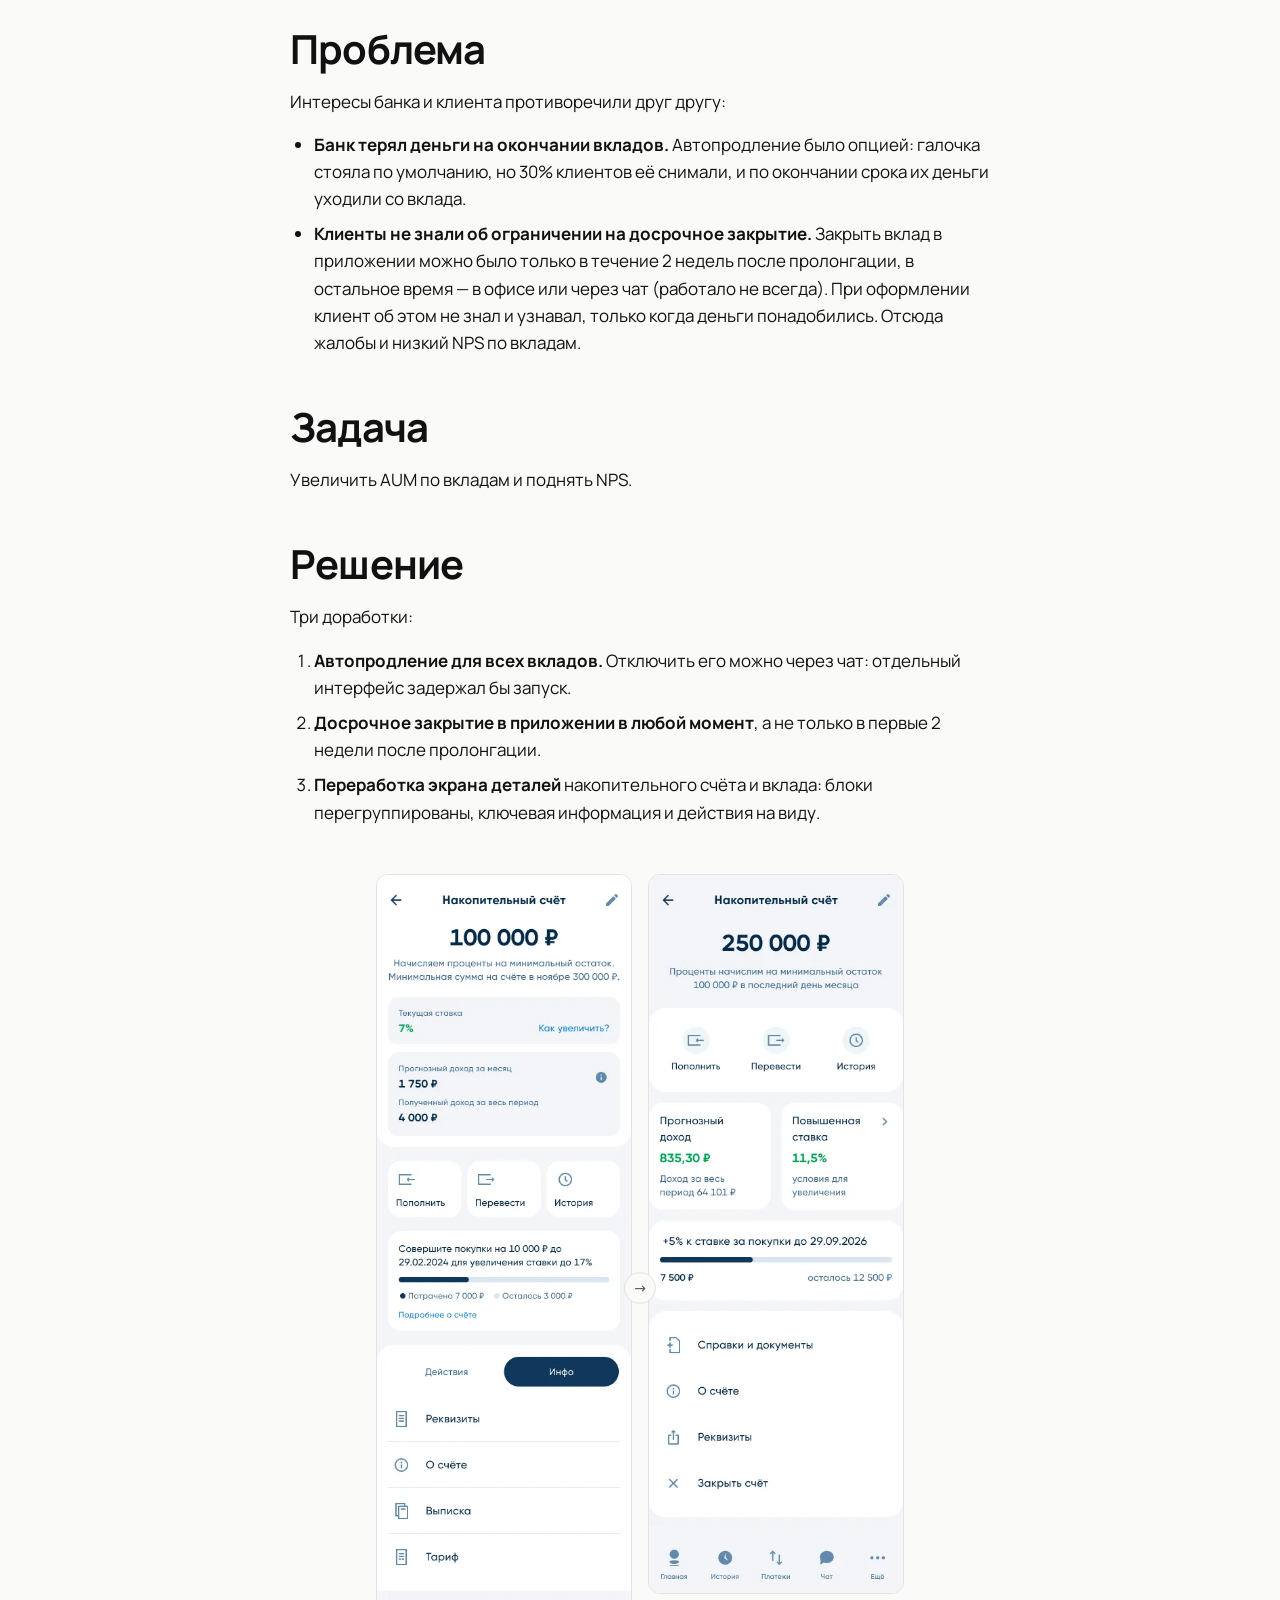
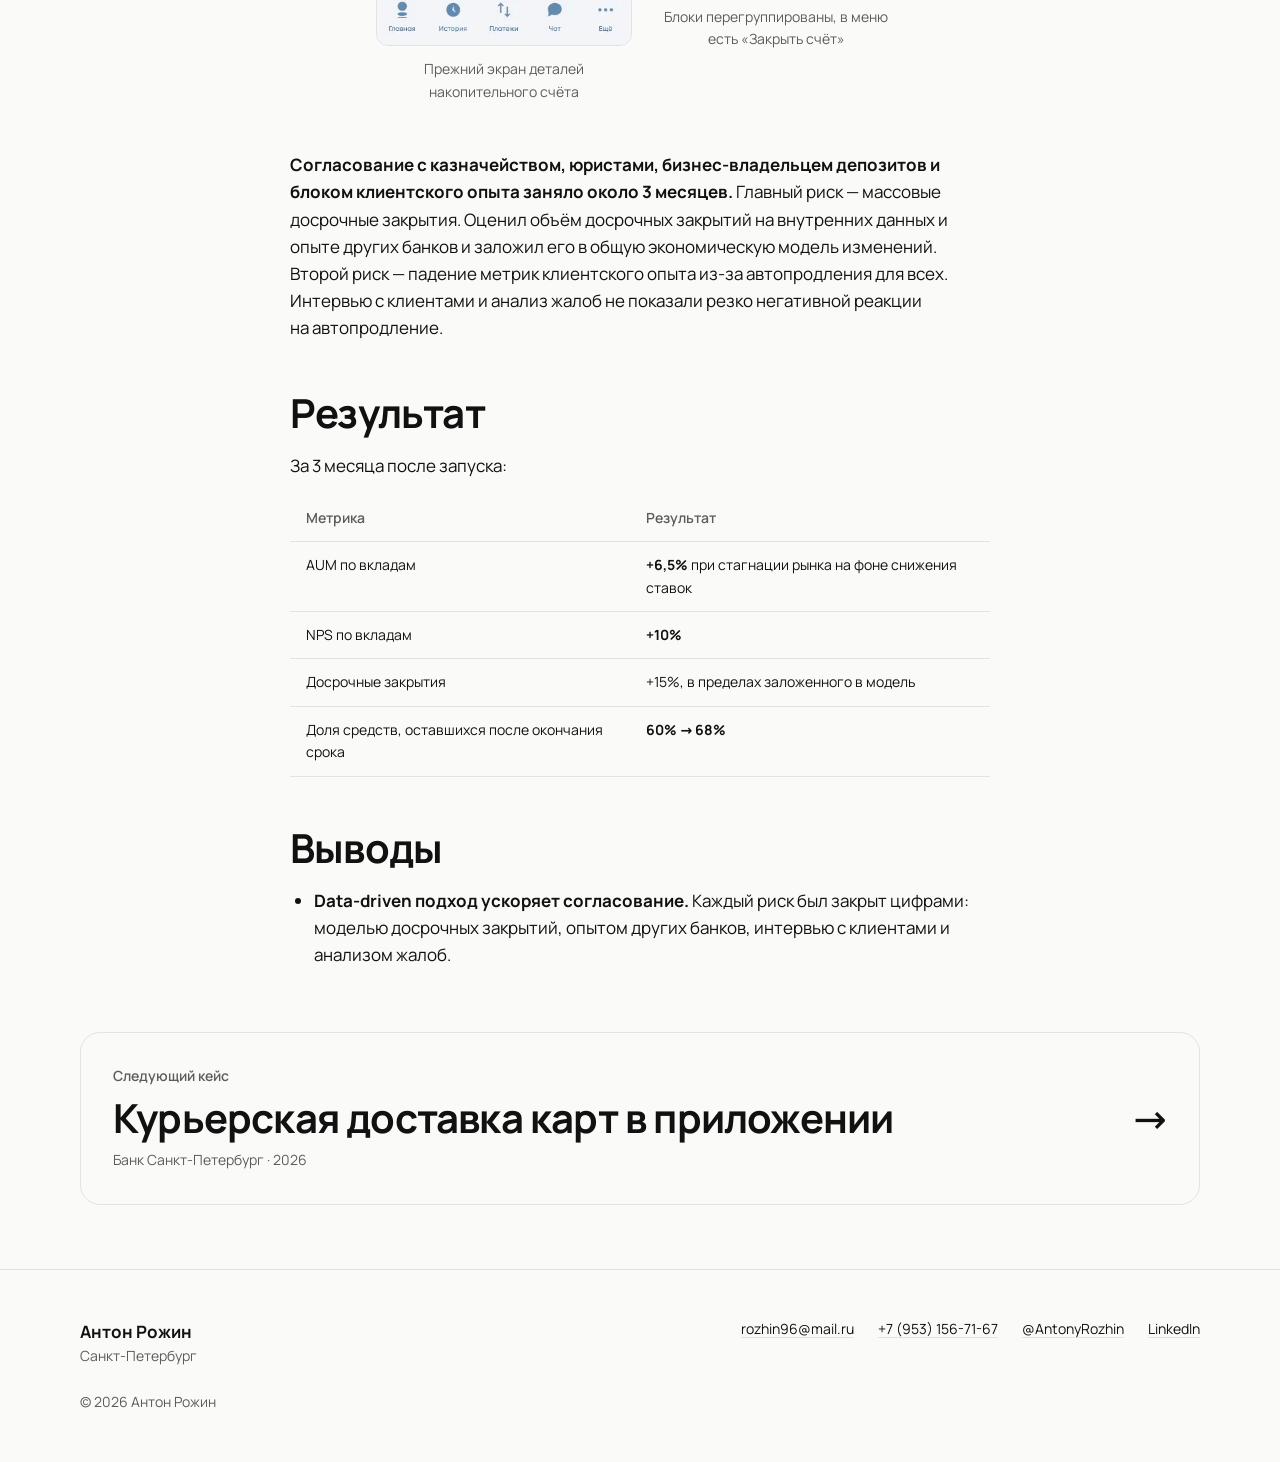
<file: cases/deposits-autorenewal/index.html>
<!DOCTYPE html><html lang="ru" data-astro-cid-hkbrpulz><head><meta charset="utf-8"><meta name="viewport" content="width=device-width, initial-scale=1"><title>Вклады: автопродление и свободное закрытие — Антон Рожин</title><meta name="description" content="Согласовал досрочное закрытие вкладов в приложении, реализовал автопродление для всех вкладов и переработал экран деталей. Больше денег остаётся в банке после окончания срока."><link rel="icon" type="image/svg+xml" href="/favicon.svg?v=3"><meta property="og:type" content="website"><meta property="og:locale" content="ru_RU"><meta property="og:site_name" content="Антон Рожин"><meta property="og:title" content="Вклады: автопродление и свободное закрытие — Антон Рожин"><meta property="og:description" content="Согласовал досрочное закрытие вкладов в приложении, реализовал автопродление для всех вкладов и переработал экран деталей. Больше денег остаётся в банке после окончания срока."><meta property="og:url" content="https://antonyrozhin.github.io/cases/deposits-autorenewal/"><meta property="og:image" content="https://antonyrozhin.github.io/_astro/cover.C_K1lIgt_ZBDGw7.jpeg"><link rel="stylesheet" href="/_astro/Base.D7herUPd.css"><link rel="stylesheet" href="/_astro/_slug_.BpMGD4ay.css"><style>.placeholder[data-astro-cid-pj2ugyhi]{width:100%;padding:var(--space-6);border-radius:var(--radius);background:repeating-linear-gradient(135deg, transparent 0 14px, var(--color-line) 14px 15px), var(--color-surface);place-items:center;display:grid;overflow:hidden}.label[data-astro-cid-pj2ugyhi]{max-width:100%;padding:var(--space-2) var(--space-4);background:var(--color-bg);color:var(--color-text-muted);font-size:var(--text-sm);text-align:center;border-radius:999px;font-weight:600}.results[data-astro-cid-bfvssv7w]{gap:var(--space-4) var(--space-8);flex-wrap:wrap;list-style:none;display:flex}.item[data-astro-cid-bfvssv7w]{gap:var(--space-1);flex-direction:column;max-width:15em;display:flex}.value[data-astro-cid-bfvssv7w]{background:linear-gradient(to top, var(--color-mark) 0 40%, transparent 40%);color:var(--color-text);letter-spacing:-.02em;white-space:nowrap;align-self:flex-start;margin-left:-.12em;padding:0 .12em;font-weight:700;line-height:1.05}.label[data-astro-cid-bfvssv7w]{color:var(--color-text-muted);font-size:var(--text-sm);line-height:1.35}.card[data-astro-cid-bfvssv7w]{gap:var(--space-6);grid-template-columns:repeat(2,minmax(0,1fr));width:100%;display:grid}.card[data-astro-cid-bfvssv7w] .item[data-astro-cid-bfvssv7w]{max-width:none}.card[data-astro-cid-bfvssv7w] .value[data-astro-cid-bfvssv7w]{font-size:clamp(1.5rem,1.25rem + 1vw,2rem)}.header[data-astro-cid-bfvssv7w]{gap:var(--space-6) var(--space-12)}.header[data-astro-cid-bfvssv7w] .value[data-astro-cid-bfvssv7w]{font-size:clamp(2rem,1.5rem + 2vw,3rem)}
</style></head><body data-astro-cid-hkbrpulz><header class="topbar" data-astro-cid-vfgrerme><nav class="topbar-inner" aria-label="Навигация" data-astro-cid-vfgrerme><a class="back" href="/#cases" data-astro-cid-vfgrerme>← Все кейсы</a><a class="owner" href="/" data-astro-cid-vfgrerme>Антон Рожин</a></nav></header><main data-astro-cid-hkbrpulz><article data-astro-cid-vfgrerme><header class="case-header" data-astro-cid-uccd7n42><div class="intro" data-astro-cid-uccd7n42><p class="meta" data-astro-cid-uccd7n42>Банк Санкт-Петербург · 2026 · Product Manager</p><h1 class="title" data-astro-cid-uccd7n42>Вклады: автопродление и свободное закрытие</h1><p class="summary" data-astro-cid-uccd7n42>Согласовал досрочное закрытие вкладов в приложении, реализовал автопродление для всех вкладов и переработал экран деталей. Больше денег остаётся в банке после окончания срока.</p><ul class="results header" data-astro-cid-bfvssv7w><li class="item" data-astro-cid-bfvssv7w><span class="value" data-astro-cid-bfvssv7w>+6,5%</span><span class="label" data-astro-cid-bfvssv7w>AUM по вкладам за 3 месяца</span></li><li class="item" data-astro-cid-bfvssv7w><span class="value" data-astro-cid-bfvssv7w>+10%</span><span class="label" data-astro-cid-bfvssv7w>NPS по вкладам</span></li></ul></div><div class="cover" data-astro-cid-uccd7n42><img src="/_astro/cover.C_K1lIgt_1mYs4t.webp" srcset="/_astro/cover.C_K1lIgt_ZyBLOw.webp 640w, /_astro/cover.C_K1lIgt_Z11E99N.webp 960w, /_astro/cover.C_K1lIgt_1sbrjv.webp 1280w, /_astro/cover.C_K1lIgt_1mYs4t.webp 1600w" alt="Экран деталей накопительного счёта до и после доработки" sizes="(min-width: 1180px) 1100px, 100vw" loading="eager" data-astro-cid-uccd7n42="true" decoding="async" width="1600" height="1000" class="cover-img"></div></header><div class="prose" data-astro-cid-vfgrerme><h2 id="контекст">Контекст</h2>
<p>Вклады — одно из шести продуктовых направлений в моём портфеле. В банке действует стратегия «банк без звёздочек»: убрать из продуктов условия, о которых клиент узнаёт, только когда они срабатывают против него. Однако каждая «звёздочка» кому-то в банке выгодна, поэтому её отмена требует не только доработки, но и долгих согласований.</p>
<h2 id="проблема">Проблема</h2>
<p>Интересы банка и клиента противоречили друг другу:</p>
<ul>
<li><strong>Банк терял деньги на окончании вкладов.</strong> Автопродление было опцией: галочка стояла по умолчанию, но 30% клиентов её снимали, и по окончании срока их деньги уходили со вклада.</li>
<li><strong>Клиенты не знали об ограничении на досрочное закрытие.</strong> Закрыть вклад в приложении можно было только в течение 2 недель после пролонгации, в остальное время — в офисе или через чат (работало не всегда). При оформлении клиент об этом не знал и узнавал, только когда деньги понадобились. Отсюда жалобы и низкий NPS по вкладам.</li>
</ul>
<h2 id="задача">Задача</h2>
<p>Увеличить AUM по вкладам и поднять NPS.</p>
<h2 id="решение">Решение</h2>
<p>Три доработки:</p>
<ol>
<li><strong>Автопродление для всех вкладов.</strong> Отключить его можно через чат: отдельный интерфейс задержал бы запуск.</li>
<li><strong>Досрочное закрытие в приложении в любой момент</strong>, а не только в первые 2 недели после пролонгации.</li>
<li><strong>Переработка экрана деталей</strong> накопительного счёта и вклада: блоки перегруппированы, ключевая информация и действия на виду.</li>
</ol>
<div class="gallery gallery--pair"><figure><img alt="Экран деталей накопительного счёта до" loading="lazy" decoding="async" width="375" height="1138" src="/_astro/details-before.iJjIcOZs_Z1q3OEY.webp"><figcaption>Прежний экран деталей накопительного счёта</figcaption></figure><span class="gallery-arrow" aria-hidden="true">→</span><figure><img alt="Экран деталей накопительного счёта после" loading="lazy" decoding="async" width="375" height="1060" src="/_astro/details-after.CFFxBPpa_ZyUJJI.webp"><figcaption>Блоки перегруппированы, в меню есть «Закрыть счёт»</figcaption></figure></div>
<p><strong>Согласование с казначейством, юристами, бизнес-владельцем депозитов и блоком клиентского опыта заняло около 3 месяцев.</strong> Главный риск — массовые досрочные закрытия. Оценил объём досрочных закрытий на внутренних данных и опыте других банков и заложил его в общую экономическую модель изменений. Второй риск — падение метрик клиентского опыта из-за автопродления для всех. Интервью с клиентами и анализ жалоб не показали резко негативной реакции на автопродление.</p>
<h2 id="результат">Результат</h2>
<p>За 3 месяца после запуска:</p>
<table>
<thead>
<tr>
<th>Метрика</th>
<th>Результат</th>
</tr>
</thead>
<tbody>
<tr>
<td>AUM по вкладам</td>
<td><strong>+6,5%</strong> при стагнации рынка на фоне снижения ставок</td>
</tr>
<tr>
<td>NPS по вкладам</td>
<td><strong>+10%</strong></td>
</tr>
<tr>
<td>Досрочные закрытия</td>
<td>+15%, в пределах заложенного в модель</td>
</tr>
<tr>
<td>Доля средств, оставшихся после окончания срока</td>
<td><strong>60% → 68%</strong></td>
</tr>
</tbody>
</table>
<h2 id="выводы">Выводы</h2>
<ul>
<li><strong>Data-driven подход ускоряет согласование.</strong> Каждый риск был закрыт цифрами: моделью досрочных закрытий, опытом других банков, интервью с клиентами и анализом жалоб.</li>
</ul>
</div></article><nav class="next" aria-label="Следующий кейс" data-astro-cid-lyfnp6fy><a class="link" href="/cases/card-delivery/" data-astro-cid-lyfnp6fy><span class="eyebrow" data-astro-cid-lyfnp6fy>Следующий кейс</span><span class="title" data-astro-cid-lyfnp6fy>Курьерская доставка карт в приложении</span><span class="meta" data-astro-cid-lyfnp6fy>Банк Санкт-Петербург · 2026</span><span class="arrow" aria-hidden="true" data-astro-cid-lyfnp6fy>→</span></a></nav></main><footer class="footer" data-astro-cid-jo6i4kqk><div class="inner" data-astro-cid-jo6i4kqk><div class="who" data-astro-cid-jo6i4kqk><p class="name" data-astro-cid-jo6i4kqk>Антон Рожин</p><p class="city" data-astro-cid-jo6i4kqk>Санкт-Петербург</p></div><ul class="contacts" data-astro-cid-jo6i4kqk><li data-astro-cid-jo6i4kqk><a href="mailto:rozhin96@mail.ru" data-goal="email_click" data-astro-cid-jo6i4kqk>rozhin96@mail.ru</a></li><li data-astro-cid-jo6i4kqk><a href="tel:+79531567167" data-astro-cid-jo6i4kqk>+7 (953) 156-71-67</a></li><li data-astro-cid-jo6i4kqk><a href="https://t.me/AntonyRozhin" target="_blank" rel="noopener noreferrer" data-goal="telegram_click" data-astro-cid-jo6i4kqk>@AntonyRozhin</a></li><li data-astro-cid-jo6i4kqk><a href="https://www.linkedin.com/in/AntonyRozhin" target="_blank" rel="noopener noreferrer" data-goal="linkedin_click" data-astro-cid-jo6i4kqk>LinkedIn</a></li></ul><p class="copy" data-astro-cid-jo6i4kqk>© 2026 Антон Рожин</p></div></footer></body></html>
</file>
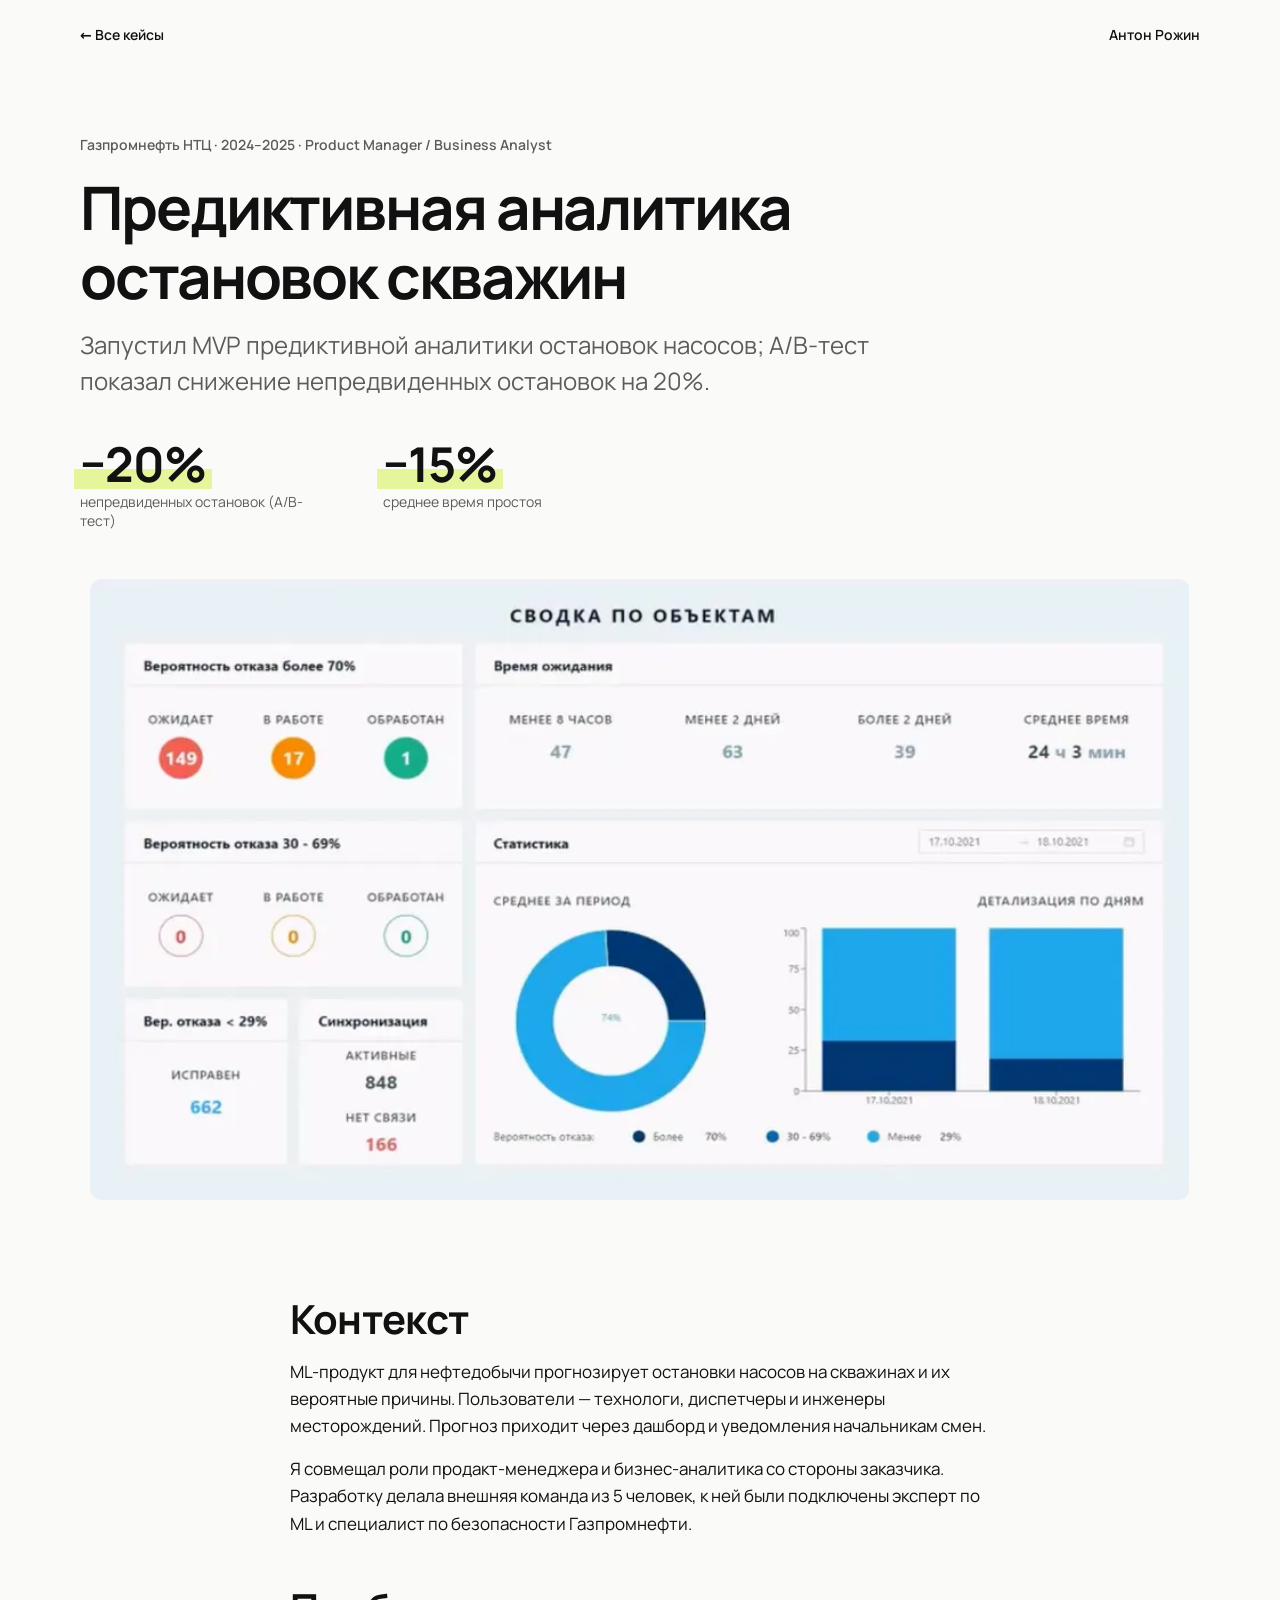
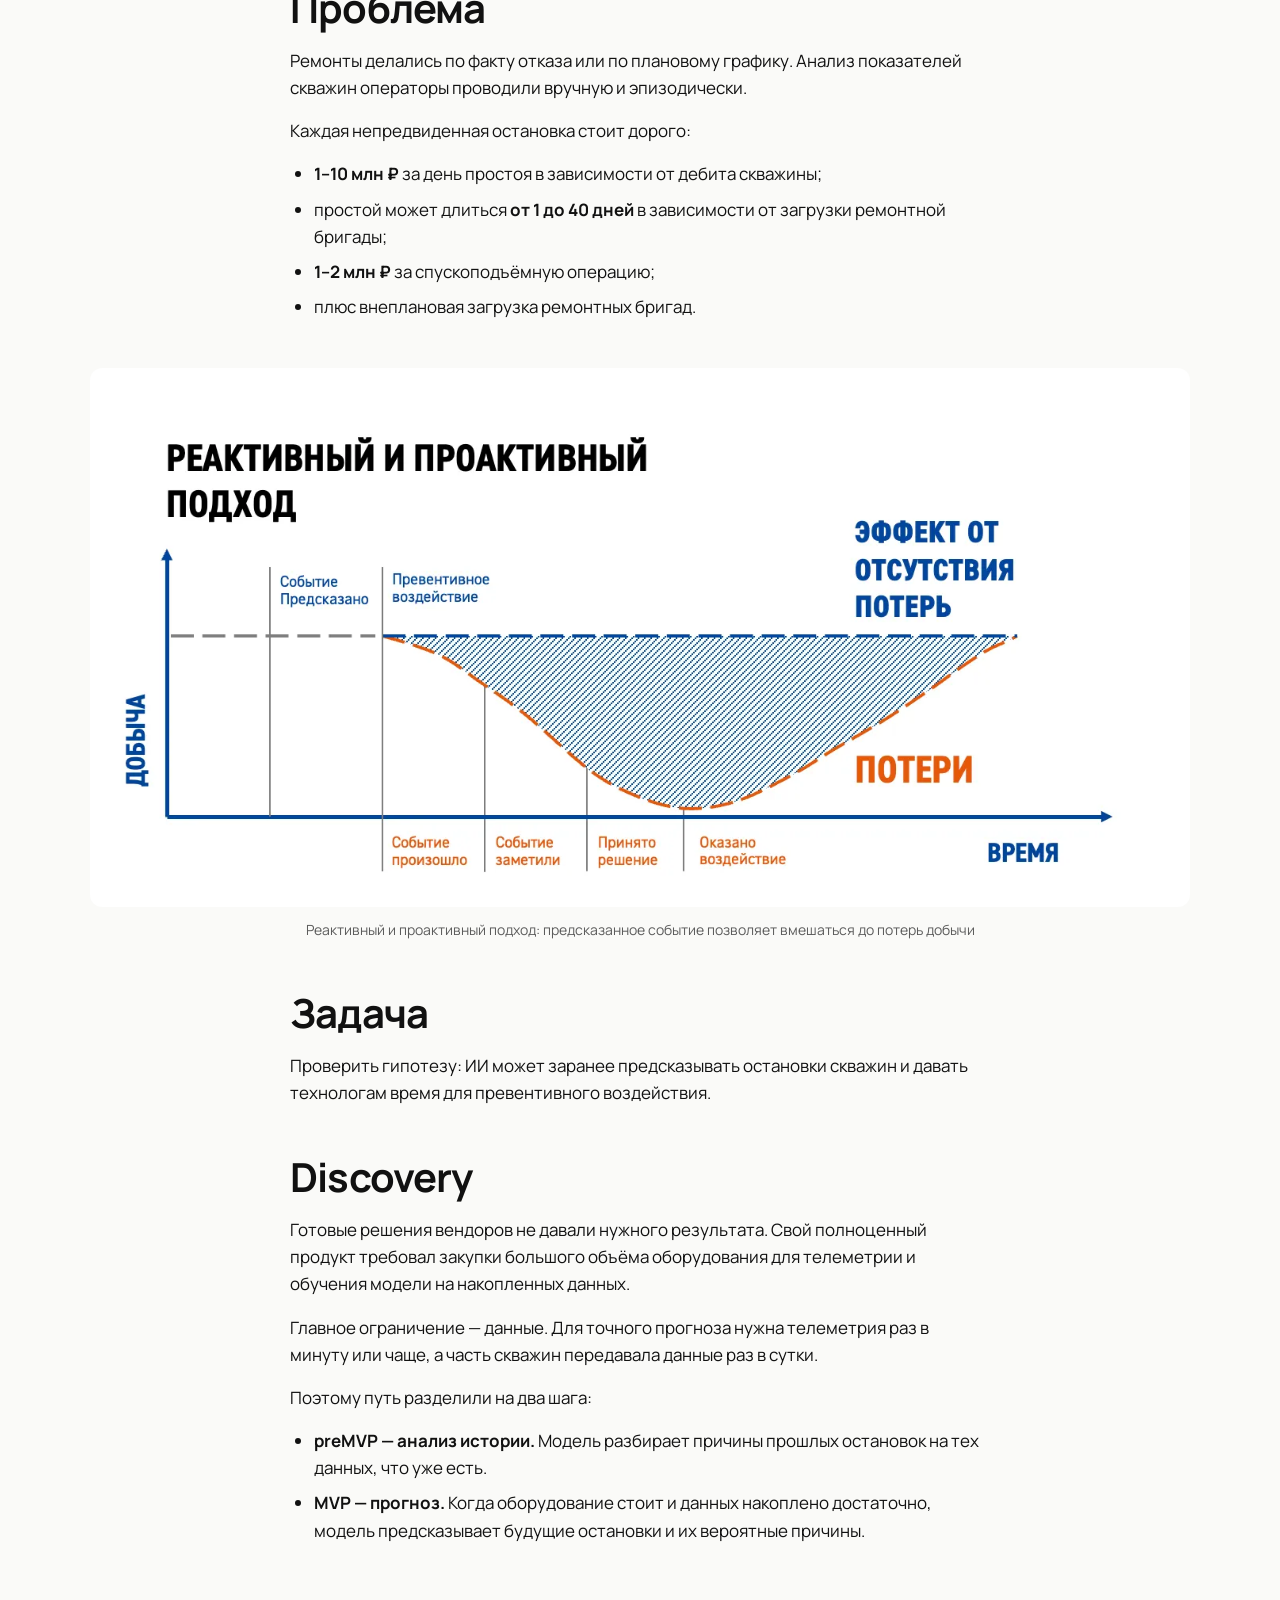
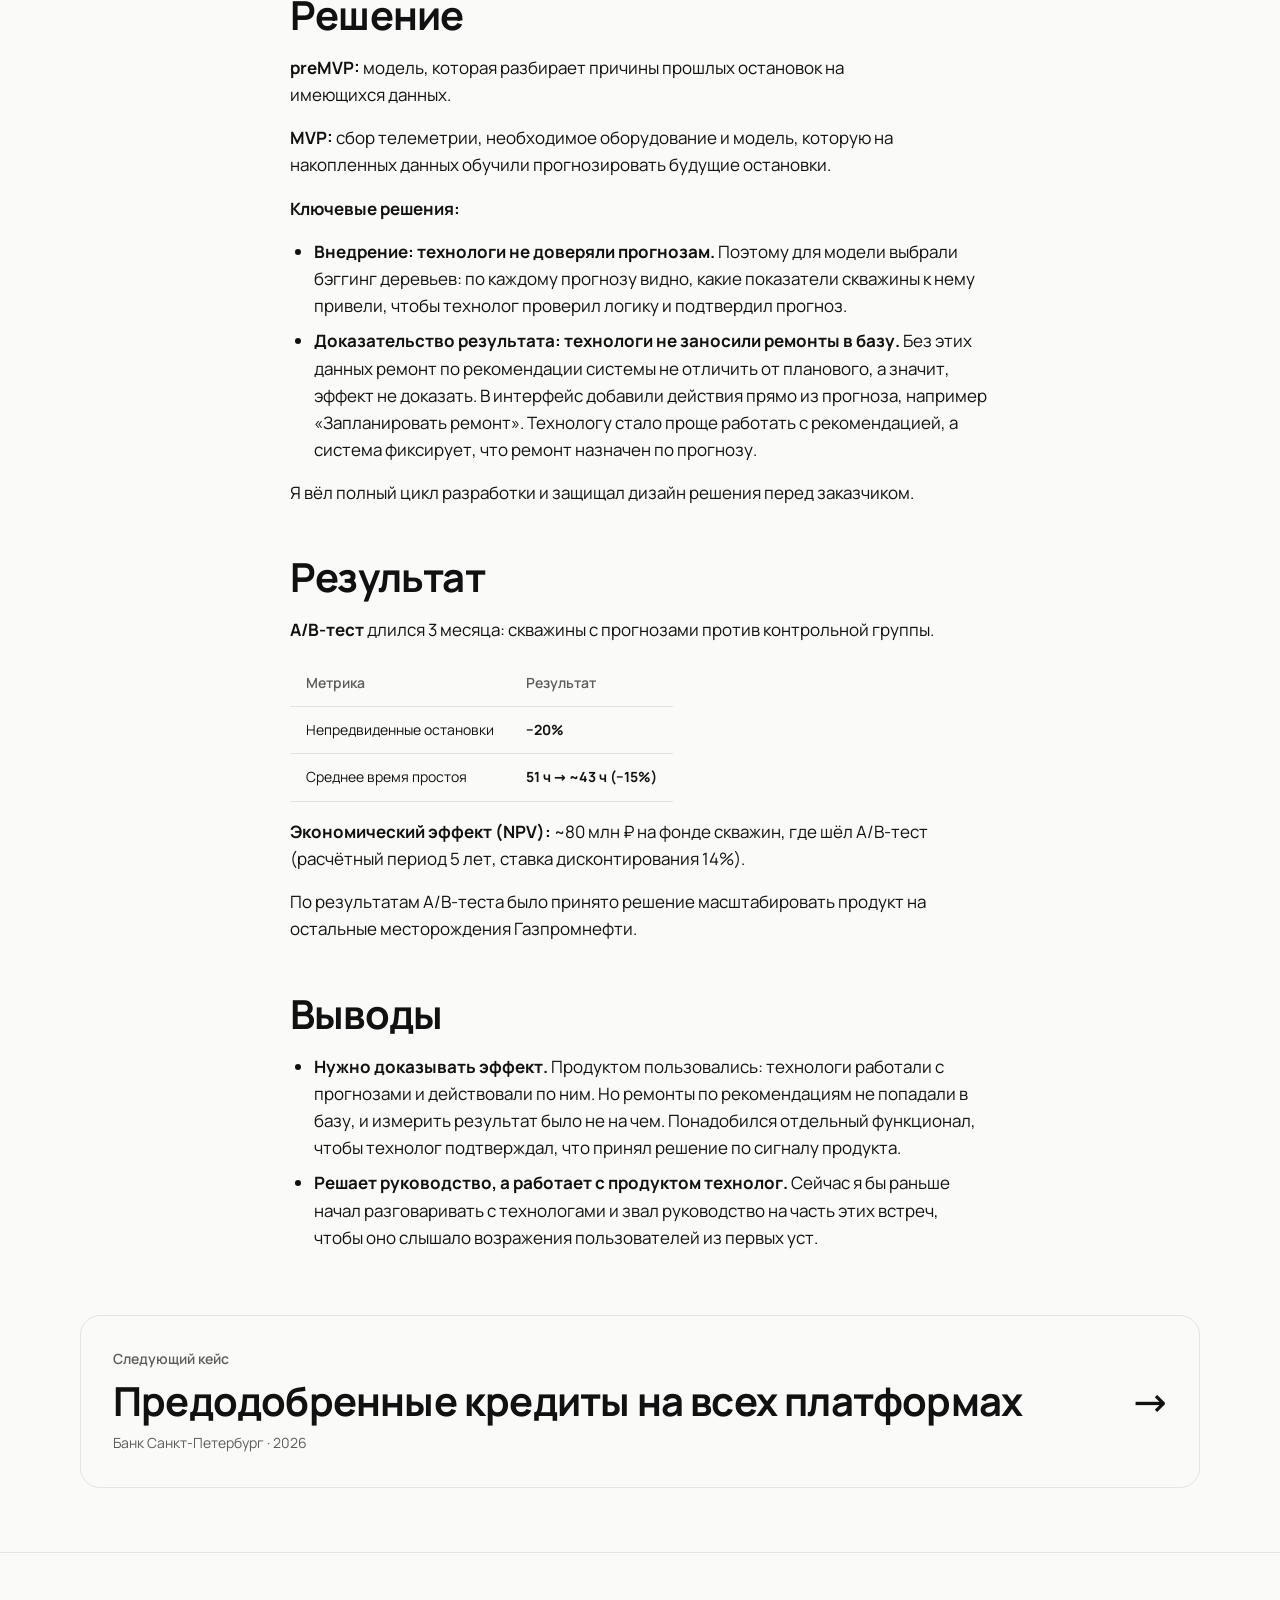
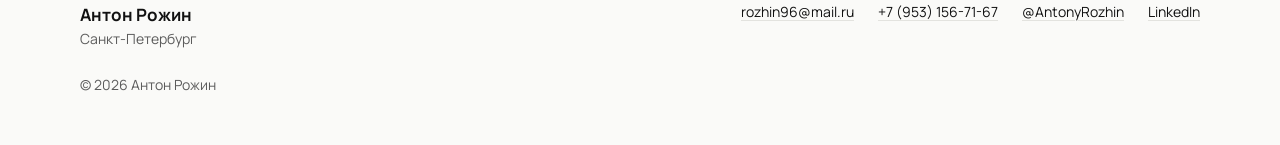
<file: cases/pump-predictive-ai/index.html>
<!DOCTYPE html><html lang="ru" data-astro-cid-hkbrpulz><head><meta charset="utf-8"><meta name="viewport" content="width=device-width, initial-scale=1"><title>Предиктивная аналитика остановок скважин — Антон Рожин</title><meta name="description" content="Запустил MVP предиктивной аналитики остановок насосов; A/B-тест показал снижение непредвиденных остановок на 20%."><link rel="icon" type="image/svg+xml" href="/favicon.svg?v=3"><meta property="og:type" content="website"><meta property="og:locale" content="ru_RU"><meta property="og:site_name" content="Антон Рожин"><meta property="og:title" content="Предиктивная аналитика остановок скважин — Антон Рожин"><meta property="og:description" content="Запустил MVP предиктивной аналитики остановок насосов; A/B-тест показал снижение непредвиденных остановок на 20%."><meta property="og:url" content="https://antonyrozhin.github.io/cases/pump-predictive-ai/"><meta property="og:image" content="https://antonyrozhin.github.io/_astro/dashboard.xe1r4eoP_jwzAO.jpeg"><link rel="stylesheet" href="/_astro/Base.D7herUPd.css"><link rel="stylesheet" href="/_astro/_slug_.BpMGD4ay.css"><style>.placeholder[data-astro-cid-pj2ugyhi]{width:100%;padding:var(--space-6);border-radius:var(--radius);background:repeating-linear-gradient(135deg, transparent 0 14px, var(--color-line) 14px 15px), var(--color-surface);place-items:center;display:grid;overflow:hidden}.label[data-astro-cid-pj2ugyhi]{max-width:100%;padding:var(--space-2) var(--space-4);background:var(--color-bg);color:var(--color-text-muted);font-size:var(--text-sm);text-align:center;border-radius:999px;font-weight:600}.results[data-astro-cid-bfvssv7w]{gap:var(--space-4) var(--space-8);flex-wrap:wrap;list-style:none;display:flex}.item[data-astro-cid-bfvssv7w]{gap:var(--space-1);flex-direction:column;max-width:15em;display:flex}.value[data-astro-cid-bfvssv7w]{background:linear-gradient(to top, var(--color-mark) 0 40%, transparent 40%);color:var(--color-text);letter-spacing:-.02em;white-space:nowrap;align-self:flex-start;margin-left:-.12em;padding:0 .12em;font-weight:700;line-height:1.05}.label[data-astro-cid-bfvssv7w]{color:var(--color-text-muted);font-size:var(--text-sm);line-height:1.35}.card[data-astro-cid-bfvssv7w]{gap:var(--space-6);grid-template-columns:repeat(2,minmax(0,1fr));width:100%;display:grid}.card[data-astro-cid-bfvssv7w] .item[data-astro-cid-bfvssv7w]{max-width:none}.card[data-astro-cid-bfvssv7w] .value[data-astro-cid-bfvssv7w]{font-size:clamp(1.5rem,1.25rem + 1vw,2rem)}.header[data-astro-cid-bfvssv7w]{gap:var(--space-6) var(--space-12)}.header[data-astro-cid-bfvssv7w] .value[data-astro-cid-bfvssv7w]{font-size:clamp(2rem,1.5rem + 2vw,3rem)}
</style></head><body data-astro-cid-hkbrpulz><header class="topbar" data-astro-cid-vfgrerme><nav class="topbar-inner" aria-label="Навигация" data-astro-cid-vfgrerme><a class="back" href="/#cases" data-astro-cid-vfgrerme>← Все кейсы</a><a class="owner" href="/" data-astro-cid-vfgrerme>Антон Рожин</a></nav></header><main data-astro-cid-hkbrpulz><article data-astro-cid-vfgrerme><header class="case-header" data-astro-cid-uccd7n42><div class="intro" data-astro-cid-uccd7n42><p class="meta" data-astro-cid-uccd7n42>Газпромнефть НТЦ · 2024–2025 · Product Manager / Business Analyst</p><h1 class="title" data-astro-cid-uccd7n42>Предиктивная аналитика остановок скважин</h1><p class="summary" data-astro-cid-uccd7n42>Запустил MVP предиктивной аналитики остановок насосов; A/B-тест показал снижение непредвиденных остановок на 20%.</p><ul class="results header" data-astro-cid-bfvssv7w><li class="item" data-astro-cid-bfvssv7w><span class="value" data-astro-cid-bfvssv7w>−20%</span><span class="label" data-astro-cid-bfvssv7w>непредвиденных остановок (A/B-тест)</span></li><li class="item" data-astro-cid-bfvssv7w><span class="value" data-astro-cid-bfvssv7w>−15%</span><span class="label" data-astro-cid-bfvssv7w>среднее время простоя</span></li></ul></div><div class="cover" data-astro-cid-uccd7n42><img src="/_astro/dashboard.xe1r4eoP_Z2dUmMs.webp" srcset="/_astro/dashboard.xe1r4eoP_2vepUp.webp 640w, /_astro/dashboard.xe1r4eoP_1rh54L.webp 960w, /_astro/dashboard.xe1r4eoP_Z2dUmMs.webp 964w" alt="Дашборд «Сводка по объектам»: вероятность отказа, время ожидания и статистика по скважинам" sizes="(min-width: 1180px) 1100px, 100vw" loading="eager" data-astro-cid-uccd7n42="true" decoding="async" width="964" height="544" class="cover-img"></div></header><div class="prose" data-astro-cid-vfgrerme><h2 id="контекст">Контекст</h2>
<p>ML-продукт для нефтедобычи прогнозирует остановки насосов на скважинах и их вероятные причины. Пользователи — технологи, диспетчеры и инженеры месторождений. Прогноз приходит через дашборд и уведомления начальникам смен.</p>
<p>Я совмещал роли продакт-менеджера и бизнес-аналитика со стороны заказчика. Разработку делала внешняя команда из 5 человек, к ней были подключены эксперт по ML и специалист по безопасности Газпромнефти.</p>
<h2 id="проблема">Проблема</h2>
<p>Ремонты делались по факту отказа или по плановому графику. Анализ показателей скважин операторы проводили вручную и эпизодически.</p>
<p>Каждая непредвиденная остановка стоит дорого:</p>
<ul>
<li><strong>1–10 млн ₽</strong> за день простоя в зависимости от дебита скважины;</li>
<li>простой может длиться <strong>от 1 до 40 дней</strong> в зависимости от загрузки ремонтной бригады;</li>
<li><strong>1–2 млн ₽</strong> за спускоподъёмную операцию;</li>
<li>плюс внеплановая загрузка ремонтных бригад.</li>
</ul>
<figure><img alt="Схема: реактивный и проактивный подход" loading="lazy" decoding="async" width="1388" height="680" src="/_astro/scheme-reactive-proactive.rTy9hBpq_1Pm0J2.webp"><figcaption>Реактивный и проактивный подход: предсказанное событие позволяет вмешаться до потерь добычи</figcaption></figure>
<h2 id="задача">Задача</h2>
<p>Проверить гипотезу: ИИ может заранее предсказывать остановки скважин и давать технологам время для превентивного воздействия.</p>
<h2 id="discovery">Discovery</h2>
<p>Готовые решения вендоров не давали нужного результата. Свой полноценный продукт требовал закупки большого объёма оборудования для телеметрии и обучения модели на накопленных данных.</p>
<p>Главное ограничение — данные. Для точного прогноза нужна телеметрия раз в минуту или чаще, а часть скважин передавала данные раз в сутки.</p>
<p>Поэтому путь разделили на два шага:</p>
<ul>
<li><strong>preMVP — анализ истории.</strong> Модель разбирает причины прошлых остановок на тех данных, что уже есть.</li>
<li><strong>MVP — прогноз.</strong> Когда оборудование стоит и данных накоплено достаточно, модель предсказывает будущие остановки и их вероятные причины.</li>
</ul>
<h2 id="решение">Решение</h2>
<p><strong>preMVP:</strong> модель, которая разбирает причины прошлых остановок на имеющихся данных.</p>
<p><strong>MVP:</strong> сбор телеметрии, необходимое оборудование и модель, которую на накопленных данных обучили прогнозировать будущие остановки.</p>
<p><strong>Ключевые решения:</strong></p>
<ul>
<li><strong>Внедрение: технологи не доверяли прогнозам.</strong> Поэтому для модели выбрали бэггинг деревьев: по каждому прогнозу видно, какие показатели скважины к нему привели, чтобы технолог проверил логику и подтвердил прогноз.</li>
<li><strong>Доказательство результата: технологи не заносили ремонты в базу.</strong> Без этих данных ремонт по рекомендации системы не отличить от планового, а значит, эффект не доказать. В интерфейс добавили действия прямо из прогноза, например «Запланировать ремонт». Технологу стало проще работать с рекомендацией, а система фиксирует, что ремонт назначен по прогнозу.</li>
</ul>
<p>Я вёл полный цикл разработки и защищал дизайн решения перед заказчиком.</p>
<h2 id="результат">Результат</h2>
<p><strong>A/B-тест</strong> длился 3 месяца: скважины с прогнозами против контрольной группы.</p>
<table>
<thead>
<tr>
<th>Метрика</th>
<th>Результат</th>
</tr>
</thead>
<tbody>
<tr>
<td>Непредвиденные остановки</td>
<td><strong>−20%</strong></td>
</tr>
<tr>
<td>Среднее время простоя</td>
<td><strong>51 ч → ~43 ч (−15%)</strong></td>
</tr>
</tbody>
</table>
<p><strong>Экономический эффект (NPV):</strong> ~80 млн ₽ на фонде скважин, где шёл A/B-тест (расчётный период 5 лет, ставка дисконтирования 14%).</p>
<p>По результатам A/B-теста было принято решение масштабировать продукт на остальные месторождения Газпромнефти.</p>
<h2 id="выводы">Выводы</h2>
<ul>
<li><strong>Нужно доказывать эффект.</strong> Продуктом пользовались: технологи работали с прогнозами и действовали по ним. Но ремонты по рекомендациям не попадали в базу, и измерить результат было не на чем. Понадобился отдельный функционал, чтобы технолог подтверждал, что принял решение по сигналу продукта.</li>
<li><strong>Решает руководство, а работает с продуктом технолог.</strong> Сейчас я бы раньше начал разговаривать с технологами и звал руководство на часть этих встреч, чтобы оно слышало возражения пользователей из первых уст.</li>
</ul>
</div></article><nav class="next" aria-label="Следующий кейс" data-astro-cid-lyfnp6fy><a class="link" href="/cases/credit-preapproved/" data-astro-cid-lyfnp6fy><span class="eyebrow" data-astro-cid-lyfnp6fy>Следующий кейс</span><span class="title" data-astro-cid-lyfnp6fy>Предодобренные кредиты на всех платформах</span><span class="meta" data-astro-cid-lyfnp6fy>Банк Санкт-Петербург · 2026</span><span class="arrow" aria-hidden="true" data-astro-cid-lyfnp6fy>→</span></a></nav></main><footer class="footer" data-astro-cid-jo6i4kqk><div class="inner" data-astro-cid-jo6i4kqk><div class="who" data-astro-cid-jo6i4kqk><p class="name" data-astro-cid-jo6i4kqk>Антон Рожин</p><p class="city" data-astro-cid-jo6i4kqk>Санкт-Петербург</p></div><ul class="contacts" data-astro-cid-jo6i4kqk><li data-astro-cid-jo6i4kqk><a href="mailto:rozhin96@mail.ru" data-goal="email_click" data-astro-cid-jo6i4kqk>rozhin96@mail.ru</a></li><li data-astro-cid-jo6i4kqk><a href="tel:+79531567167" data-astro-cid-jo6i4kqk>+7 (953) 156-71-67</a></li><li data-astro-cid-jo6i4kqk><a href="https://t.me/AntonyRozhin" target="_blank" rel="noopener noreferrer" data-goal="telegram_click" data-astro-cid-jo6i4kqk>@AntonyRozhin</a></li><li data-astro-cid-jo6i4kqk><a href="https://www.linkedin.com/in/AntonyRozhin" target="_blank" rel="noopener noreferrer" data-goal="linkedin_click" data-astro-cid-jo6i4kqk>LinkedIn</a></li></ul><p class="copy" data-astro-cid-jo6i4kqk>© 2026 Антон Рожин</p></div></footer></body></html>
</file>
<file: _astro/Base.D7herUPd.css>
@font-face{font-family:Manrope Variable;font-style:normal;font-display:swap;font-weight:200 800;src:url([data-uri])format("woff2-variations");unicode-range:U+460-52F,U+1C80-1C8A,U+20B4,U+2DE0-2DFF,U+A640-A69F,U+FE2E-FE2F}@font-face{font-family:Manrope Variable;font-style:normal;font-display:swap;font-weight:200 800;src:url(/_astro/manrope-cyrillic-wght-normal.Dvxsihut.woff2)format("woff2-variations");unicode-range:U+301,U+400-45F,U+490-491,U+4B0-4B1,U+2116}@font-face{font-family:Manrope Variable;font-style:normal;font-display:swap;font-weight:200 800;src:url(/_astro/manrope-greek-wght-normal.DL7QRZyv.woff2)format("woff2-variations");unicode-range:U+370-377,U+37A-37F,U+384-38A,U+38C,U+38E-3A1,U+3A3-3FF}@font-face{font-family:Manrope Variable;font-style:normal;font-display:swap;font-weight:200 800;src:url(/_astro/manrope-vietnamese-wght-normal.usUDDRr7.woff2)format("woff2-variations");unicode-range:U+102-103,U+110-111,U+128-129,U+168-169,U+1A0-1A1,U+1AF-1B0,U+300-301,U+303-304,U+308-309,U+323,U+329,U+1EA0-1EF9,U+20AB}@font-face{font-family:Manrope Variable;font-style:normal;font-display:swap;font-weight:200 800;src:url(/_astro/manrope-latin-ext-wght-normal.Ch3YOpNY.woff2)format("woff2-variations");unicode-range:U+100-2BA,U+2BD-2C5,U+2C7-2CC,U+2CE-2D7,U+2DD-2FF,U+304,U+308,U+329,U+1D00-1DBF,U+1E00-1E9F,U+1EF2-1EFF,U+2020,U+20A0-20AB,U+20AD-20C0,U+2113,U+2C60-2C7F,U+A720-A7FF}@font-face{font-family:Manrope Variable;font-style:normal;font-display:swap;font-weight:200 800;src:url(/_astro/manrope-latin-wght-normal.DHIcAJRg.woff2)format("woff2-variations");unicode-range:U+??,U+131,U+152-153,U+2BB-2BC,U+2C6,U+2DA,U+2DC,U+304,U+308,U+329,U+2000-206F,U+20AC,U+2122,U+2191,U+2193,U+2212,U+2215,U+FEFF,U+FFFD}:root{--color-bg:#fafaf8;--color-surface:#f1f1ee;--color-cover:#e8e8e2;--color-text:#111;--color-text-muted:#5c5c5c;--color-line:#e3e3df;--color-accent:#111;--color-accent-hover:#333;--color-on-accent:#fff;--color-mark:#e4f59b;--font-sans:"Manrope Variable", system-ui, -apple-system, "Segoe UI", Roboto, sans-serif;--text-sm:.875rem;--text-base:1.0625rem;--text-lg:clamp(1.25rem, 1.1rem + .6vw, 1.5rem);--text-xl:clamp(1.75rem, 1.4rem + 1.5vw, 2.5rem);--text-display:clamp(2.75rem, 1.8rem + 4.5vw, 5.5rem);--space-1:.25rem;--space-2:.5rem;--space-3:.75rem;--space-4:1rem;--space-6:1.5rem;--space-8:2rem;--space-12:3rem;--space-16:4rem;--space-24:6rem;--content-max:1200px;--text-max:700px;--media-max:1100px;--gutter:clamp(1rem, 4vw, 2.5rem);--radius:12px;--transition:.2s ease}*,:before,:after{box-sizing:border-box}*{margin:0;padding:0}img,svg,video{max-width:100%;height:auto;display:block}html{-webkit-text-size-adjust:100%;text-size-adjust:100%}body{background:var(--color-bg);min-height:100vh;color:var(--color-text);font-family:var(--font-sans);font-size:var(--text-base);-webkit-font-smoothing:antialiased;overflow-wrap:anywhere;line-height:1.6}h1,h2,h3,h4{letter-spacing:-.02em;text-wrap:balance;hyphens:auto;font-weight:700;line-height:1.15}h1{font-size:var(--text-display);letter-spacing:-.035em}h2{font-size:var(--text-xl)}h3{font-size:var(--text-lg)}p{text-wrap:pretty}a{color:var(--color-accent);text-underline-offset:.2em;text-decoration-thickness:1px}a:hover{text-decoration-thickness:2px}a:focus-visible,button:focus-visible{outline:2px solid var(--color-accent);outline-offset:3px;border-radius:4px}::selection{background:var(--color-mark);color:var(--color-text)}@media (prefers-reduced-motion:reduce){*,:before,:after{scroll-behavior:auto!important;transition-duration:.01ms!important;animation-duration:.01ms!important;animation-iteration-count:1!important}}.footer[data-astro-cid-jo6i4kqk]{border-top:1px solid var(--color-line);font-size:var(--text-sm)}.inner[data-astro-cid-jo6i4kqk]{gap:var(--space-6);max-width:var(--content-max);padding:var(--space-12) var(--gutter);margin:0 auto;display:grid}.name[data-astro-cid-jo6i4kqk]{color:var(--color-text);font-size:var(--text-base);font-weight:700}.city[data-astro-cid-jo6i4kqk],.copy[data-astro-cid-jo6i4kqk]{color:var(--color-text-muted)}.contacts[data-astro-cid-jo6i4kqk]{gap:var(--space-2) var(--space-6);flex-wrap:wrap;list-style:none;display:flex}.contacts[data-astro-cid-jo6i4kqk] a[data-astro-cid-jo6i4kqk]{color:var(--color-text);text-decoration-color:var(--color-line)}.contacts[data-astro-cid-jo6i4kqk] a[data-astro-cid-jo6i4kqk]:hover{background:var(--color-mark);text-decoration-color:currentColor}@media (width>=768px){.inner[data-astro-cid-jo6i4kqk]{grid-template-columns:auto minmax(0,1fr);align-items:start}.contacts[data-astro-cid-jo6i4kqk]{justify-content:flex-end}.copy[data-astro-cid-jo6i4kqk]{grid-column:1/-1}}body{flex-direction:column;display:flex}main[data-astro-cid-hkbrpulz]{flex:1}
</file>
<file: _astro/index.Ccq8dFX2.css>
.hero[data-astro-cid-ge2uvauf]{gap:var(--space-8);max-width:var(--content-max);padding:var(--space-12) var(--gutter);margin:0 auto;display:grid}.id[data-astro-cid-ge2uvauf]{align-items:center;gap:var(--space-4);display:flex}.avatar[data-astro-cid-ge2uvauf]{width:64px;height:64px;box-shadow:0 0 0 1px var(--color-line);border-radius:50%;flex:none;overflow:hidden}.avatar-img[data-astro-cid-ge2uvauf]{object-fit:cover;width:100%;height:100%}.avatar[data-astro-cid-ge2uvauf] .placeholder{border-radius:50%;height:100%;padding:0}.name[data-astro-cid-ge2uvauf]{letter-spacing:-.01em;font-size:1.25rem;line-height:1.2}.role[data-astro-cid-ge2uvauf]{margin-top:var(--space-1);color:var(--color-text-muted);font-size:var(--text-sm);line-height:1.4}.about[data-astro-cid-ge2uvauf]{letter-spacing:-.015em;max-width:30em;font-size:clamp(1.25rem,1.05rem + .9vw,1.75rem);font-weight:500;line-height:1.4}.buttons[data-astro-cid-ge2uvauf]{gap:var(--space-3);flex-wrap:wrap;list-style:none;display:flex}.btn[data-astro-cid-ge2uvauf]{min-height:2.75rem;padding:var(--space-2) var(--space-6);border:1px solid var(--color-line);background:var(--color-bg);color:var(--color-text);transition:border-color var(--transition), background-color var(--transition);border-radius:999px;align-items:center;font-weight:600;text-decoration:none;display:inline-flex}.btn[data-astro-cid-ge2uvauf]:hover{border-color:var(--color-text);background:var(--color-mark)}.btn-primary[data-astro-cid-ge2uvauf]{border-color:var(--color-accent);background:var(--color-accent);color:var(--color-on-accent)}.btn-primary[data-astro-cid-ge2uvauf]:hover{border-color:var(--color-accent-hover);background:var(--color-accent-hover)}.exp-title[data-astro-cid-ge2uvauf]{padding-bottom:var(--space-3);border-bottom:1px solid var(--color-text);color:var(--color-text-muted);font-size:var(--text-sm);letter-spacing:0;font-weight:600;line-height:1.4}.exp-list[data-astro-cid-ge2uvauf]{list-style:none}.exp-item[data-astro-cid-ge2uvauf]{gap:var(--space-1) var(--space-4);padding:var(--space-4) 0;border-bottom:1px solid var(--color-line);grid-template-columns:minmax(0,1fr) auto;display:grid}.company[data-astro-cid-ge2uvauf]{font-weight:700;line-height:1.3}.years[data-astro-cid-ge2uvauf]{color:var(--color-text-muted);font-size:var(--text-sm);font-variant-numeric:tabular-nums;white-space:nowrap}.exp-role[data-astro-cid-ge2uvauf]{color:var(--color-text-muted);font-size:var(--text-sm);grid-column:1/-1;line-height:1.4}@media (width>=768px){.avatar[data-astro-cid-ge2uvauf]{width:88px;height:88px}}@media (width>=1024px){.hero[data-astro-cid-ge2uvauf]{column-gap:var(--space-16);padding-top:var(--space-24);padding-bottom:var(--space-16);grid-template-columns:minmax(0,1.55fr) minmax(0,1fr);grid-template-areas:"id.""about exp""buttons exp";align-items:start}.id[data-astro-cid-ge2uvauf]{grid-area:id}.about[data-astro-cid-ge2uvauf]{grid-area:about}.buttons[data-astro-cid-ge2uvauf]{grid-area:buttons}.exp[data-astro-cid-ge2uvauf]{grid-area:exp}}.card[data-astro-cid-esvs7huh]{gap:var(--space-6);padding:var(--space-4);border:1px solid var(--color-line);border-radius:calc(var(--radius) + var(--space-2));background:var(--color-bg);transition:transform var(--transition), box-shadow var(--transition), border-color var(--transition);display:grid;position:relative}.card[data-astro-cid-esvs7huh]:hover{border-color:color-mix(in srgb, var(--color-text) 30%, var(--color-line));box-shadow:0 12px 32px -16px color-mix(in srgb, var(--color-text) 30%, transparent);transform:translateY(-3px)}.text[data-astro-cid-esvs7huh]{align-items:flex-start;gap:var(--space-3);padding:0 var(--space-2) var(--space-2);flex-direction:column;display:flex}.title[data-astro-cid-esvs7huh]{font-size:var(--text-lg)}.link[data-astro-cid-esvs7huh]{color:var(--color-text);text-decoration:none}.link[data-astro-cid-esvs7huh]:after{content:"";border-radius:inherit;position:absolute;inset:0}.card[data-astro-cid-esvs7huh]:hover .link[data-astro-cid-esvs7huh]{text-underline-offset:.18em;text-decoration:underline 2px}.num[data-astro-cid-esvs7huh]{color:var(--color-text-muted);font-size:var(--text-sm);font-variant-numeric:tabular-nums;letter-spacing:.04em;font-weight:600}.link[data-astro-cid-esvs7huh]:focus-visible{outline:none}.link[data-astro-cid-esvs7huh]:focus-visible:after{outline:2px solid var(--color-accent);outline-offset:3px;border-radius:calc(var(--radius) + var(--space-2))}.meta[data-astro-cid-esvs7huh]{color:var(--color-text-muted);font-size:var(--text-sm)}.summary[data-astro-cid-esvs7huh]{max-width:34em}.text[data-astro-cid-esvs7huh] .results{margin-top:var(--space-3)}.more[data-astro-cid-esvs7huh]{padding-top:var(--space-4);color:var(--color-accent);transition:transform var(--transition);margin-top:auto;font-weight:600}.card[data-astro-cid-esvs7huh]:hover .more[data-astro-cid-esvs7huh]{transform:translate(4px)}.visual[data-astro-cid-esvs7huh]{border-radius:var(--radius);background:var(--color-cover);order:-1;align-self:start;overflow:hidden}.cover[data-astro-cid-esvs7huh]{aspect-ratio:16/10;object-fit:cover;width:100%;transition:transform .4s}.card[data-astro-cid-esvs7huh]:hover .cover[data-astro-cid-esvs7huh]{transform:scale(1.03)}@media (width>=1024px){.card[data-astro-cid-esvs7huh]{align-items:stretch;gap:var(--space-8);padding:var(--space-6);grid-template-columns:minmax(0,1fr) minmax(0,1.35fr)}.text[data-astro-cid-esvs7huh]{padding:var(--space-4) 0 var(--space-2) var(--space-2)}.visual[data-astro-cid-esvs7huh]{order:0}}.cases[data-astro-cid-4xln622h]{max-width:var(--content-max);padding:var(--space-8) var(--gutter) var(--space-24);scroll-margin-top:var(--space-4);margin:0 auto}.heading[data-astro-cid-4xln622h]{margin-bottom:var(--space-8)}.list[data-astro-cid-4xln622h]{gap:var(--space-8);display:grid}html.js-reveal .item[data-astro-cid-4xln622h]{opacity:0;transition:opacity .6s,translate .6s;translate:0 1.5rem}html.js-reveal .item[data-astro-cid-4xln622h].is-visible{opacity:1;translate:none}@media (width>=1024px){.list[data-astro-cid-4xln622h]{gap:var(--space-12)}}
</file>
<file: _astro/_slug_.BpMGD4ay.css>
.case-header[data-astro-cid-uccd7n42]{max-width:var(--content-max);padding:var(--space-8) var(--gutter) 0;margin:0 auto}.intro[data-astro-cid-uccd7n42]{gap:var(--space-4);flex-direction:column;max-width:52rem;display:flex}.meta[data-astro-cid-uccd7n42]{color:var(--color-text-muted);font-size:var(--text-sm);font-weight:600}.title[data-astro-cid-uccd7n42]{font-size:clamp(2rem,1.4rem + 3vw,3.75rem)}.summary[data-astro-cid-uccd7n42]{max-width:38em;color:var(--color-text-muted);font-size:var(--text-lg);line-height:1.5}.intro[data-astro-cid-uccd7n42] .results{margin-top:var(--space-6)}.cover[data-astro-cid-uccd7n42]{max-width:var(--media-max);margin:var(--space-12) auto 0}.cover-img[data-astro-cid-uccd7n42]{border-radius:var(--radius);width:100%}@media (width>=1024px){.case-header[data-astro-cid-uccd7n42]{padding-top:var(--space-16)}}.next[data-astro-cid-lyfnp6fy]{max-width:var(--content-max);padding:0 var(--gutter) var(--space-16);margin:0 auto}.link[data-astro-cid-lyfnp6fy]{gap:var(--space-2) var(--space-6);padding:var(--space-8);border:1px solid var(--color-line);border-radius:calc(var(--radius) + var(--space-2));color:var(--color-text);transition:border-color var(--transition), background-color var(--transition), transform var(--transition);grid-template-columns:minmax(0,1fr) auto;align-items:center;text-decoration:none;display:grid}.link[data-astro-cid-lyfnp6fy]:hover{border-color:var(--color-mark);background:var(--color-mark);transform:translateY(-3px)}.eyebrow[data-astro-cid-lyfnp6fy],.meta[data-astro-cid-lyfnp6fy]{color:var(--color-text-muted);font-size:var(--text-sm);grid-column:1}.eyebrow[data-astro-cid-lyfnp6fy]{font-weight:600}.title[data-astro-cid-lyfnp6fy]{font-size:var(--text-xl);letter-spacing:-.02em;text-wrap:balance;hyphens:auto;grid-column:1;font-weight:700;line-height:1.15}.arrow[data-astro-cid-lyfnp6fy]{color:var(--color-text);font-size:var(--text-xl);transition:transform var(--transition);grid-area:1/2/4}.link[data-astro-cid-lyfnp6fy]:hover .arrow[data-astro-cid-lyfnp6fy]{transform:translate(4px)}.topbar-inner[data-astro-cid-vfgrerme]{justify-content:space-between;align-items:center;gap:var(--space-4);max-width:var(--content-max);padding:var(--space-4) var(--gutter);font-size:var(--text-sm);margin:0 auto;font-weight:600;display:flex}.topbar[data-astro-cid-vfgrerme] a[data-astro-cid-vfgrerme]{padding-block:var(--space-2);color:var(--color-text);text-decoration:none}.topbar[data-astro-cid-vfgrerme] a[data-astro-cid-vfgrerme]:hover{text-underline-offset:.2em;text-decoration:underline}.prose[data-astro-cid-vfgrerme]{padding:var(--space-12) var(--gutter) var(--space-16)}.prose[data-astro-cid-vfgrerme]>*{max-width:var(--text-max);margin-inline:auto}.prose[data-astro-cid-vfgrerme]>*+*{margin-top:var(--space-4)}.prose[data-astro-cid-vfgrerme] h2{margin-top:var(--space-12);font-size:var(--text-xl);scroll-margin-top:var(--space-4)}.prose[data-astro-cid-vfgrerme] h3{margin-top:var(--space-8);font-size:var(--text-lg)}.prose[data-astro-cid-vfgrerme] ul,.prose[data-astro-cid-vfgrerme] ol{padding-left:1.4em}.prose[data-astro-cid-vfgrerme] table{border-collapse:collapse;font-size:var(--text-sm);display:block;overflow-x:auto}.prose[data-astro-cid-vfgrerme] th,.prose[data-astro-cid-vfgrerme] td{padding:var(--space-3) var(--space-4);border-bottom:1px solid var(--color-line);text-align:left;vertical-align:top}.prose[data-astro-cid-vfgrerme] th{color:var(--color-text-muted);font-weight:600}.prose[data-astro-cid-vfgrerme] li+li{margin-top:var(--space-2)}.prose[data-astro-cid-vfgrerme] li::marker{color:var(--color-accent)}.prose[data-astro-cid-vfgrerme] blockquote{padding-left:var(--space-6);border-left:3px solid var(--color-accent);color:var(--color-text-muted);font-size:var(--text-lg)}.prose[data-astro-cid-vfgrerme] strong{font-weight:700}.prose[data-astro-cid-vfgrerme]>figure,.prose[data-astro-cid-vfgrerme]>.gallery,.prose[data-astro-cid-vfgrerme]>p:has(>img){max-width:var(--media-max);margin-block:var(--space-12)}.prose[data-astro-cid-vfgrerme] img{border-radius:var(--radius);margin-inline:auto}.prose[data-astro-cid-vfgrerme] .gallery{justify-content:center;align-items:flex-start;gap:var(--space-6) var(--space-4);flex-wrap:wrap;display:flex}.prose[data-astro-cid-vfgrerme] .gallery figure{flex:9.5rem;max-width:16rem}.prose[data-astro-cid-vfgrerme] .gallery img{border:1px solid var(--color-line);width:100%;height:auto}.prose[data-astro-cid-vfgrerme] .gallery-arrow{z-index:1;border:1px solid var(--color-line);background:var(--color-bg);width:2rem;height:2rem;color:var(--color-text-muted);font-size:var(--text-sm);border-radius:50%;flex:none;align-self:center;place-items:center;margin-inline:-1.5rem;line-height:1;display:grid}.prose[data-astro-cid-vfgrerme] .gallery figcaption{margin-top:var(--space-3)}.prose[data-astro-cid-vfgrerme] figcaption{max-width:var(--text-max);margin:var(--space-3) auto 0;color:var(--color-text-muted);font-size:var(--text-sm);text-align:center}
</file>
